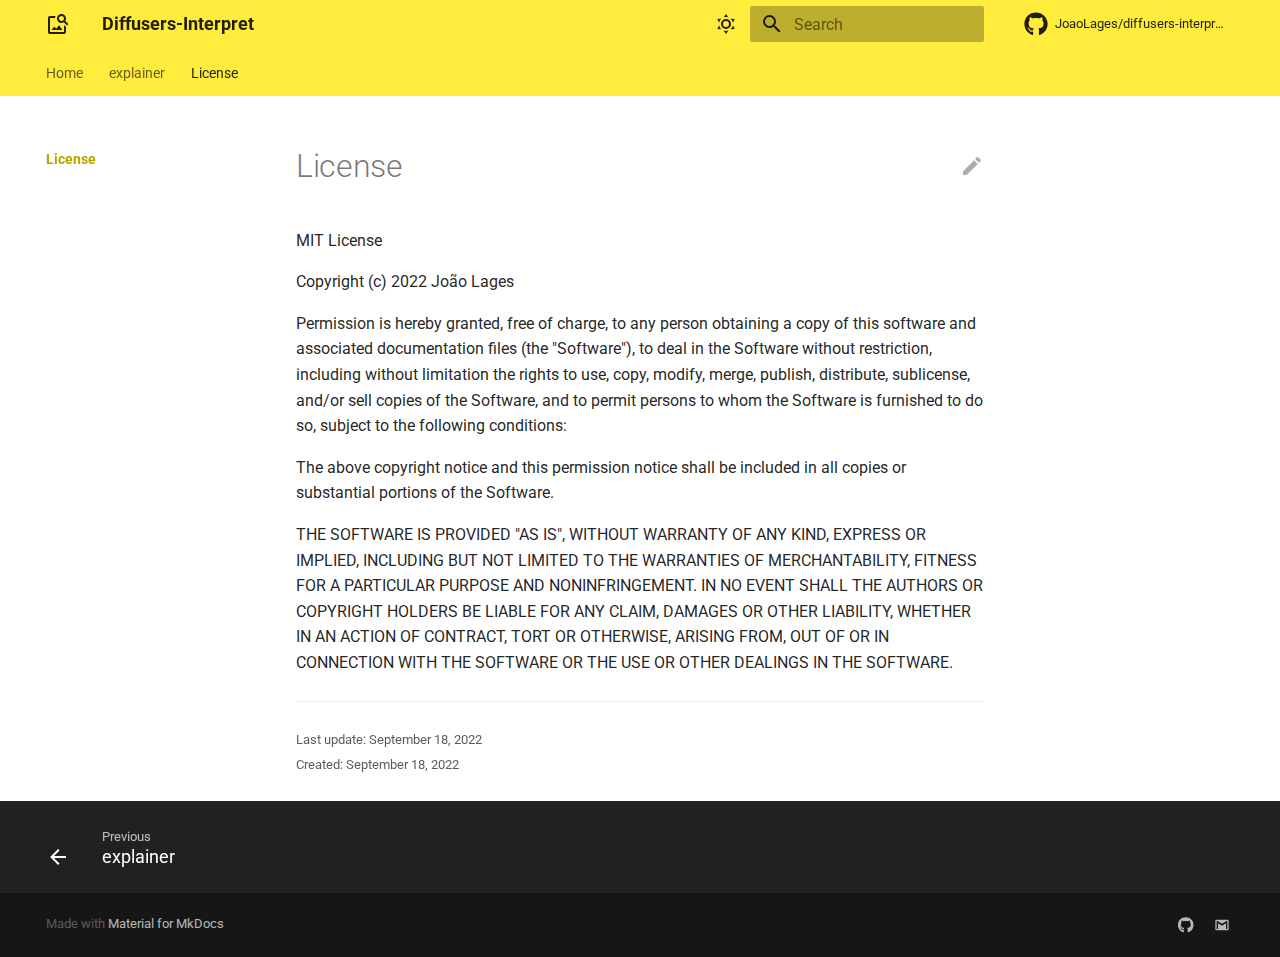
<file: site/license/index.html>
<!doctype html>
<html lang="en" class="no-js">
  <head>
    
      <meta charset="utf-8">
      <meta name="viewport" content="width=device-width,initial-scale=1">
      
        <meta name="description" content="Model explainer tool built on top of the 🤗 Diffusers library">
      
      
      
        <link rel="canonical" href="https://JoaoLages.github.io/diffusers-interpret/license/">
      
      <link rel="icon" href="../img/image-search.svg">
      <meta name="generator" content="mkdocs-1.3.1, mkdocs-material-8.5.1">
    
    
      
        <title>License - Diffusers-Interpret</title>
      
    
    
      <link rel="stylesheet" href="../assets/stylesheets/main.2e8b5541.min.css">
      
        
        <link rel="stylesheet" href="../assets/stylesheets/palette.cbb835fc.min.css">
        
      
      

    
    
    
      
        
        
        <link rel="preconnect" href="https://fonts.gstatic.com" crossorigin>
        <link rel="stylesheet" href="https://fonts.googleapis.com/css?family=Roboto:300,300i,400,400i,700,700i%7CRoboto+Mono:400,400i,700,700i&display=fallback">
        <style>:root{--md-text-font:"Roboto";--md-code-font:"Roboto Mono"}</style>
      
    
    
      <link rel="stylesheet" href="../assets/_mkdocstrings.css">
    
    <script>__md_scope=new URL("..",location),__md_hash=e=>[...e].reduce((e,_)=>(e<<5)-e+_.charCodeAt(0),0),__md_get=(e,_=localStorage,t=__md_scope)=>JSON.parse(_.getItem(t.pathname+"."+e)),__md_set=(e,_,t=localStorage,a=__md_scope)=>{try{t.setItem(a.pathname+"."+e,JSON.stringify(_))}catch(e){}}</script>
    
      

    
    
    
  </head>
  
  
    
    
      
    
    
    
    
    <body dir="ltr" data-md-color-scheme="default" data-md-color-primary="yellow" data-md-color-accent="red">
  
    
    
      <script>var palette=__md_get("__palette");if(palette&&"object"==typeof palette.color)for(var key of Object.keys(palette.color))document.body.setAttribute("data-md-color-"+key,palette.color[key])</script>
    
    <input class="md-toggle" data-md-toggle="drawer" type="checkbox" id="__drawer" autocomplete="off">
    <input class="md-toggle" data-md-toggle="search" type="checkbox" id="__search" autocomplete="off">
    <label class="md-overlay" for="__drawer"></label>
    <div data-md-component="skip">
      
    </div>
    <div data-md-component="announce">
      
    </div>
    
    
      

<header class="md-header" data-md-component="header">
  <nav class="md-header__inner md-grid" aria-label="Header">
    <a href=".." title="Diffusers-Interpret" class="md-header__button md-logo" aria-label="Diffusers-Interpret" data-md-component="logo">
      
  
  <svg xmlns="http://www.w3.org/2000/svg" viewBox="0 0 24 24"><path d="M15.5 9c.7 0 1.29-.24 1.77-.73.49-.48.73-1.07.73-1.77 0-.67-.24-1.27-.73-1.77-.48-.5-1.07-.73-1.77-.73-.67 0-1.27.23-1.77.73S13 5.83 13 6.5c0 .7.23 1.29.73 1.77.5.49 1.1.73 1.77.73m3.81-.09 3.1 3.09L21 13.41l-3.14-3.1c-.78.47-1.58.69-2.39.69-1.25 0-2.31-.42-3.17-1.3-.85-.87-1.3-1.93-1.3-3.2 0-1.23.45-2.3 1.33-3.17C13.2 2.45 14.27 2 15.5 2c1.27 0 2.33.45 3.2 1.33.88.87 1.3 1.94 1.3 3.17 0 .83-.22 1.63-.69 2.41M16.5 18h-11l2.75-3.5 1.97 2.33 2.72-3.52L16.5 18m1.5-5 2 2v5c0 .55-.19 1-.59 1.4-.41.39-.88.6-1.41.6H4c-.55 0-1-.21-1.4-.6-.39-.4-.6-.85-.6-1.4V6c0-.53.21-1 .6-1.41C3 4.19 3.45 4 4 4h5.5c-.3.64-.47 1.31-.5 2H4v14h14v-7Z"/></svg>

    </a>
    <label class="md-header__button md-icon" for="__drawer">
      <svg xmlns="http://www.w3.org/2000/svg" viewBox="0 0 24 24"><path d="M3 6h18v2H3V6m0 5h18v2H3v-2m0 5h18v2H3v-2Z"/></svg>
    </label>
    <div class="md-header__title" data-md-component="header-title">
      <div class="md-header__ellipsis">
        <div class="md-header__topic">
          <span class="md-ellipsis">
            Diffusers-Interpret
          </span>
        </div>
        <div class="md-header__topic" data-md-component="header-topic">
          <span class="md-ellipsis">
            
              License
            
          </span>
        </div>
      </div>
    </div>
    
      <form class="md-header__option" data-md-component="palette">
        
          
          
          <input class="md-option" data-md-color-media="(prefers-color-scheme: light)" data-md-color-scheme="default" data-md-color-primary="yellow" data-md-color-accent="red"  aria-label="Switch to dark mode"  type="radio" name="__palette" id="__palette_1">
          
            <label class="md-header__button md-icon" title="Switch to dark mode" for="__palette_2" hidden>
              <svg xmlns="http://www.w3.org/2000/svg" viewBox="0 0 24 24"><path d="M12 7a5 5 0 0 1 5 5 5 5 0 0 1-5 5 5 5 0 0 1-5-5 5 5 0 0 1 5-5m0 2a3 3 0 0 0-3 3 3 3 0 0 0 3 3 3 3 0 0 0 3-3 3 3 0 0 0-3-3m0-7 2.39 3.42C13.65 5.15 12.84 5 12 5c-.84 0-1.65.15-2.39.42L12 2M3.34 7l4.16-.35A7.2 7.2 0 0 0 5.94 8.5c-.44.74-.69 1.5-.83 2.29L3.34 7m.02 10 1.76-3.77a7.131 7.131 0 0 0 2.38 4.14L3.36 17M20.65 7l-1.77 3.79a7.023 7.023 0 0 0-2.38-4.15l4.15.36m-.01 10-4.14.36c.59-.51 1.12-1.14 1.54-1.86.42-.73.69-1.5.83-2.29L20.64 17M12 22l-2.41-3.44c.74.27 1.55.44 2.41.44.82 0 1.63-.17 2.37-.44L12 22Z"/></svg>
            </label>
          
        
          
          
          <input class="md-option" data-md-color-media="(prefers-color-scheme: dark)" data-md-color-scheme="slate" data-md-color-primary="yellow" data-md-color-accent="red"  aria-label="Switch to light mode"  type="radio" name="__palette" id="__palette_2">
          
            <label class="md-header__button md-icon" title="Switch to light mode" for="__palette_1" hidden>
              <svg xmlns="http://www.w3.org/2000/svg" viewBox="0 0 24 24"><path d="m17.75 4.09-2.53 1.94.91 3.06-2.63-1.81-2.63 1.81.91-3.06-2.53-1.94L12.44 4l1.06-3 1.06 3 3.19.09m3.5 6.91-1.64 1.25.59 1.98-1.7-1.17-1.7 1.17.59-1.98L15.75 11l2.06-.05L18.5 9l.69 1.95 2.06.05m-2.28 4.95c.83-.08 1.72 1.1 1.19 1.85-.32.45-.66.87-1.08 1.27C15.17 23 8.84 23 4.94 19.07c-3.91-3.9-3.91-10.24 0-14.14.4-.4.82-.76 1.27-1.08.75-.53 1.93.36 1.85 1.19-.27 2.86.69 5.83 2.89 8.02a9.96 9.96 0 0 0 8.02 2.89m-1.64 2.02a12.08 12.08 0 0 1-7.8-3.47c-2.17-2.19-3.33-5-3.49-7.82-2.81 3.14-2.7 7.96.31 10.98 3.02 3.01 7.84 3.12 10.98.31Z"/></svg>
            </label>
          
        
      </form>
    
    
    
      <label class="md-header__button md-icon" for="__search">
        <svg xmlns="http://www.w3.org/2000/svg" viewBox="0 0 24 24"><path d="M9.5 3A6.5 6.5 0 0 1 16 9.5c0 1.61-.59 3.09-1.56 4.23l.27.27h.79l5 5-1.5 1.5-5-5v-.79l-.27-.27A6.516 6.516 0 0 1 9.5 16 6.5 6.5 0 0 1 3 9.5 6.5 6.5 0 0 1 9.5 3m0 2C7 5 5 7 5 9.5S7 14 9.5 14 14 12 14 9.5 12 5 9.5 5Z"/></svg>
      </label>
      <div class="md-search" data-md-component="search" role="dialog">
  <label class="md-search__overlay" for="__search"></label>
  <div class="md-search__inner" role="search">
    <form class="md-search__form" name="search">
      <input type="text" class="md-search__input" name="query" aria-label="Search" placeholder="Search" autocapitalize="off" autocorrect="off" autocomplete="off" spellcheck="false" data-md-component="search-query" required>
      <label class="md-search__icon md-icon" for="__search">
        <svg xmlns="http://www.w3.org/2000/svg" viewBox="0 0 24 24"><path d="M9.5 3A6.5 6.5 0 0 1 16 9.5c0 1.61-.59 3.09-1.56 4.23l.27.27h.79l5 5-1.5 1.5-5-5v-.79l-.27-.27A6.516 6.516 0 0 1 9.5 16 6.5 6.5 0 0 1 3 9.5 6.5 6.5 0 0 1 9.5 3m0 2C7 5 5 7 5 9.5S7 14 9.5 14 14 12 14 9.5 12 5 9.5 5Z"/></svg>
        <svg xmlns="http://www.w3.org/2000/svg" viewBox="0 0 24 24"><path d="M20 11v2H8l5.5 5.5-1.42 1.42L4.16 12l7.92-7.92L13.5 5.5 8 11h12Z"/></svg>
      </label>
      <nav class="md-search__options" aria-label="Search">
        
        <button type="reset" class="md-search__icon md-icon" title="Clear" aria-label="Clear" tabindex="-1">
          <svg xmlns="http://www.w3.org/2000/svg" viewBox="0 0 24 24"><path d="M19 6.41 17.59 5 12 10.59 6.41 5 5 6.41 10.59 12 5 17.59 6.41 19 12 13.41 17.59 19 19 17.59 13.41 12 19 6.41Z"/></svg>
        </button>
      </nav>
      
        <div class="md-search__suggest" data-md-component="search-suggest"></div>
      
    </form>
    <div class="md-search__output">
      <div class="md-search__scrollwrap" data-md-scrollfix>
        <div class="md-search-result" data-md-component="search-result">
          <div class="md-search-result__meta">
            Initializing search
          </div>
          <ol class="md-search-result__list"></ol>
        </div>
      </div>
    </div>
  </div>
</div>
    
    
      <div class="md-header__source">
        <a href="https://github.com/JoaoLages/diffusers-interpret" title="Go to repository" class="md-source" data-md-component="source">
  <div class="md-source__icon md-icon">
    
    <svg xmlns="http://www.w3.org/2000/svg" viewBox="0 0 496 512"><!--! Font Awesome Free 6.2.0 by @fontawesome - https://fontawesome.com License - https://fontawesome.com/license/free (Icons: CC BY 4.0, Fonts: SIL OFL 1.1, Code: MIT License) Copyright 2022 Fonticons, Inc.--><path d="M165.9 397.4c0 2-2.3 3.6-5.2 3.6-3.3.3-5.6-1.3-5.6-3.6 0-2 2.3-3.6 5.2-3.6 3-.3 5.6 1.3 5.6 3.6zm-31.1-4.5c-.7 2 1.3 4.3 4.3 4.9 2.6 1 5.6 0 6.2-2s-1.3-4.3-4.3-5.2c-2.6-.7-5.5.3-6.2 2.3zm44.2-1.7c-2.9.7-4.9 2.6-4.6 4.9.3 2 2.9 3.3 5.9 2.6 2.9-.7 4.9-2.6 4.6-4.6-.3-1.9-3-3.2-5.9-2.9zM244.8 8C106.1 8 0 113.3 0 252c0 110.9 69.8 205.8 169.5 239.2 12.8 2.3 17.3-5.6 17.3-12.1 0-6.2-.3-40.4-.3-61.4 0 0-70 15-84.7-29.8 0 0-11.4-29.1-27.8-36.6 0 0-22.9-15.7 1.6-15.4 0 0 24.9 2 38.6 25.8 21.9 38.6 58.6 27.5 72.9 20.9 2.3-16 8.8-27.1 16-33.7-55.9-6.2-112.3-14.3-112.3-110.5 0-27.5 7.6-41.3 23.6-58.9-2.6-6.5-11.1-33.3 2.6-67.9 20.9-6.5 69 27 69 27 20-5.6 41.5-8.5 62.8-8.5s42.8 2.9 62.8 8.5c0 0 48.1-33.6 69-27 13.7 34.7 5.2 61.4 2.6 67.9 16 17.7 25.8 31.5 25.8 58.9 0 96.5-58.9 104.2-114.8 110.5 9.2 7.9 17 22.9 17 46.4 0 33.7-.3 75.4-.3 83.6 0 6.5 4.6 14.4 17.3 12.1C428.2 457.8 496 362.9 496 252 496 113.3 383.5 8 244.8 8zM97.2 352.9c-1.3 1-1 3.3.7 5.2 1.6 1.6 3.9 2.3 5.2 1 1.3-1 1-3.3-.7-5.2-1.6-1.6-3.9-2.3-5.2-1zm-10.8-8.1c-.7 1.3.3 2.9 2.3 3.9 1.6 1 3.6.7 4.3-.7.7-1.3-.3-2.9-2.3-3.9-2-.6-3.6-.3-4.3.7zm32.4 35.6c-1.6 1.3-1 4.3 1.3 6.2 2.3 2.3 5.2 2.6 6.5 1 1.3-1.3.7-4.3-1.3-6.2-2.2-2.3-5.2-2.6-6.5-1zm-11.4-14.7c-1.6 1-1.6 3.6 0 5.9 1.6 2.3 4.3 3.3 5.6 2.3 1.6-1.3 1.6-3.9 0-6.2-1.4-2.3-4-3.3-5.6-2z"/></svg>
  </div>
  <div class="md-source__repository">
    JoaoLages/diffusers-interpret
  </div>
</a>
      </div>
    
  </nav>
  
</header>
    
    <div class="md-container" data-md-component="container">
      
      
        
          
            
<nav class="md-tabs" aria-label="Tabs" data-md-component="tabs">
  <div class="md-tabs__inner md-grid">
    <ul class="md-tabs__list">
      
        
  
  


  <li class="md-tabs__item">
    <a href=".." class="md-tabs__link">
      Home
    </a>
  </li>

      
        
  
  


  <li class="md-tabs__item">
    <a href="../api/explainer/" class="md-tabs__link">
      explainer
    </a>
  </li>

      
        
  
  
    
  


  <li class="md-tabs__item">
    <a href="./" class="md-tabs__link md-tabs__link--active">
      License
    </a>
  </li>

      
    </ul>
  </div>
</nav>
          
        
      
      <main class="md-main" data-md-component="main">
        <div class="md-main__inner md-grid">
          
            
              
              <div class="md-sidebar md-sidebar--primary" data-md-component="sidebar" data-md-type="navigation" >
                <div class="md-sidebar__scrollwrap">
                  <div class="md-sidebar__inner">
                    

  


<nav class="md-nav md-nav--primary md-nav--lifted" aria-label="Navigation" data-md-level="0">
  <label class="md-nav__title" for="__drawer">
    <a href=".." title="Diffusers-Interpret" class="md-nav__button md-logo" aria-label="Diffusers-Interpret" data-md-component="logo">
      
  
  <svg xmlns="http://www.w3.org/2000/svg" viewBox="0 0 24 24"><path d="M15.5 9c.7 0 1.29-.24 1.77-.73.49-.48.73-1.07.73-1.77 0-.67-.24-1.27-.73-1.77-.48-.5-1.07-.73-1.77-.73-.67 0-1.27.23-1.77.73S13 5.83 13 6.5c0 .7.23 1.29.73 1.77.5.49 1.1.73 1.77.73m3.81-.09 3.1 3.09L21 13.41l-3.14-3.1c-.78.47-1.58.69-2.39.69-1.25 0-2.31-.42-3.17-1.3-.85-.87-1.3-1.93-1.3-3.2 0-1.23.45-2.3 1.33-3.17C13.2 2.45 14.27 2 15.5 2c1.27 0 2.33.45 3.2 1.33.88.87 1.3 1.94 1.3 3.17 0 .83-.22 1.63-.69 2.41M16.5 18h-11l2.75-3.5 1.97 2.33 2.72-3.52L16.5 18m1.5-5 2 2v5c0 .55-.19 1-.59 1.4-.41.39-.88.6-1.41.6H4c-.55 0-1-.21-1.4-.6-.39-.4-.6-.85-.6-1.4V6c0-.53.21-1 .6-1.41C3 4.19 3.45 4 4 4h5.5c-.3.64-.47 1.31-.5 2H4v14h14v-7Z"/></svg>

    </a>
    Diffusers-Interpret
  </label>
  
    <div class="md-nav__source">
      <a href="https://github.com/JoaoLages/diffusers-interpret" title="Go to repository" class="md-source" data-md-component="source">
  <div class="md-source__icon md-icon">
    
    <svg xmlns="http://www.w3.org/2000/svg" viewBox="0 0 496 512"><!--! Font Awesome Free 6.2.0 by @fontawesome - https://fontawesome.com License - https://fontawesome.com/license/free (Icons: CC BY 4.0, Fonts: SIL OFL 1.1, Code: MIT License) Copyright 2022 Fonticons, Inc.--><path d="M165.9 397.4c0 2-2.3 3.6-5.2 3.6-3.3.3-5.6-1.3-5.6-3.6 0-2 2.3-3.6 5.2-3.6 3-.3 5.6 1.3 5.6 3.6zm-31.1-4.5c-.7 2 1.3 4.3 4.3 4.9 2.6 1 5.6 0 6.2-2s-1.3-4.3-4.3-5.2c-2.6-.7-5.5.3-6.2 2.3zm44.2-1.7c-2.9.7-4.9 2.6-4.6 4.9.3 2 2.9 3.3 5.9 2.6 2.9-.7 4.9-2.6 4.6-4.6-.3-1.9-3-3.2-5.9-2.9zM244.8 8C106.1 8 0 113.3 0 252c0 110.9 69.8 205.8 169.5 239.2 12.8 2.3 17.3-5.6 17.3-12.1 0-6.2-.3-40.4-.3-61.4 0 0-70 15-84.7-29.8 0 0-11.4-29.1-27.8-36.6 0 0-22.9-15.7 1.6-15.4 0 0 24.9 2 38.6 25.8 21.9 38.6 58.6 27.5 72.9 20.9 2.3-16 8.8-27.1 16-33.7-55.9-6.2-112.3-14.3-112.3-110.5 0-27.5 7.6-41.3 23.6-58.9-2.6-6.5-11.1-33.3 2.6-67.9 20.9-6.5 69 27 69 27 20-5.6 41.5-8.5 62.8-8.5s42.8 2.9 62.8 8.5c0 0 48.1-33.6 69-27 13.7 34.7 5.2 61.4 2.6 67.9 16 17.7 25.8 31.5 25.8 58.9 0 96.5-58.9 104.2-114.8 110.5 9.2 7.9 17 22.9 17 46.4 0 33.7-.3 75.4-.3 83.6 0 6.5 4.6 14.4 17.3 12.1C428.2 457.8 496 362.9 496 252 496 113.3 383.5 8 244.8 8zM97.2 352.9c-1.3 1-1 3.3.7 5.2 1.6 1.6 3.9 2.3 5.2 1 1.3-1 1-3.3-.7-5.2-1.6-1.6-3.9-2.3-5.2-1zm-10.8-8.1c-.7 1.3.3 2.9 2.3 3.9 1.6 1 3.6.7 4.3-.7.7-1.3-.3-2.9-2.3-3.9-2-.6-3.6-.3-4.3.7zm32.4 35.6c-1.6 1.3-1 4.3 1.3 6.2 2.3 2.3 5.2 2.6 6.5 1 1.3-1.3.7-4.3-1.3-6.2-2.2-2.3-5.2-2.6-6.5-1zm-11.4-14.7c-1.6 1-1.6 3.6 0 5.9 1.6 2.3 4.3 3.3 5.6 2.3 1.6-1.3 1.6-3.9 0-6.2-1.4-2.3-4-3.3-5.6-2z"/></svg>
  </div>
  <div class="md-source__repository">
    JoaoLages/diffusers-interpret
  </div>
</a>
    </div>
  
  <ul class="md-nav__list" data-md-scrollfix>
    
      
      
      

  
  
  
    <li class="md-nav__item">
      <a href=".." class="md-nav__link">
        Home
      </a>
    </li>
  

    
      
      
      

  
  
  
    <li class="md-nav__item">
      <a href="../api/explainer/" class="md-nav__link">
        explainer
      </a>
    </li>
  

    
      
      
      

  
  
    
  
  
    <li class="md-nav__item md-nav__item--active">
      
      <input class="md-nav__toggle md-toggle" data-md-toggle="toc" type="checkbox" id="__toc">
      
      
      
      <a href="./" class="md-nav__link md-nav__link--active">
        License
      </a>
      
    </li>
  

    
  </ul>
</nav>
                  </div>
                </div>
              </div>
            
            
              
              <div class="md-sidebar md-sidebar--secondary" data-md-component="sidebar" data-md-type="toc" >
                <div class="md-sidebar__scrollwrap">
                  <div class="md-sidebar__inner">
                    

<nav class="md-nav md-nav--secondary" aria-label="Table of contents">
  
  
  
  
</nav>
                  </div>
                </div>
              </div>
            
          
          
            <div class="md-content" data-md-component="content">
              <article class="md-content__inner md-typeset">
                
                  

  <a href="https://github.com/JoaoLages/diffusers-interpret/edit/master/docs/license.md" title="Edit this page" class="md-content__button md-icon">
    
    <svg xmlns="http://www.w3.org/2000/svg" viewBox="0 0 24 24"><path d="M20.71 7.04c.39-.39.39-1.04 0-1.41l-2.34-2.34c-.37-.39-1.02-.39-1.41 0l-1.84 1.83 3.75 3.75M3 17.25V21h3.75L17.81 9.93l-3.75-3.75L3 17.25Z"/></svg>
  </a>


  <h1>License</h1>

<p>MIT License</p>
<p>Copyright (c) 2022 João Lages</p>
<p>Permission is hereby granted, free of charge, to any person obtaining a copy
of this software and associated documentation files (the "Software"), to deal
in the Software without restriction, including without limitation the rights
to use, copy, modify, merge, publish, distribute, sublicense, and/or sell
copies of the Software, and to permit persons to whom the Software is
furnished to do so, subject to the following conditions:</p>
<p>The above copyright notice and this permission notice shall be included in all
copies or substantial portions of the Software.</p>
<p>THE SOFTWARE IS PROVIDED "AS IS", WITHOUT WARRANTY OF ANY KIND, EXPRESS OR
IMPLIED, INCLUDING BUT NOT LIMITED TO THE WARRANTIES OF MERCHANTABILITY,
FITNESS FOR A PARTICULAR PURPOSE AND NONINFRINGEMENT. IN NO EVENT SHALL THE
AUTHORS OR COPYRIGHT HOLDERS BE LIABLE FOR ANY CLAIM, DAMAGES OR OTHER
LIABILITY, WHETHER IN AN ACTION OF CONTRACT, TORT OR OTHERWISE, ARISING FROM,
OUT OF OR IN CONNECTION WITH THE SOFTWARE OR THE USE OR OTHER DEALINGS IN THE
SOFTWARE.</p>

  <hr>
<div class="md-source-file">
  <small>
    
      Last update:
      <span class="git-revision-date-localized-plugin git-revision-date-localized-plugin-date">September 18, 2022</span>
      
        <br>
        Created:
        <span class="git-revision-date-localized-plugin git-revision-date-localized-plugin-date">September 18, 2022</span>
      
    
  </small>
</div>





                
              </article>
            </div>
          
          
        </div>
        
          <a href="#" class="md-top md-icon" data-md-component="top" hidden>
            <svg xmlns="http://www.w3.org/2000/svg" viewBox="0 0 24 24"><path d="M13 20h-2V8l-5.5 5.5-1.42-1.42L12 4.16l7.92 7.92-1.42 1.42L13 8v12Z"/></svg>
            Back to top
          </a>
        
      </main>
      
        <footer class="md-footer">
  
    
    <nav class="md-footer__inner md-grid" aria-label="Footer" >
      
        
        <a href="../api/explainer/" class="md-footer__link md-footer__link--prev" aria-label="Previous: explainer" rel="prev">
          <div class="md-footer__button md-icon">
            <svg xmlns="http://www.w3.org/2000/svg" viewBox="0 0 24 24"><path d="M20 11v2H8l5.5 5.5-1.42 1.42L4.16 12l7.92-7.92L13.5 5.5 8 11h12Z"/></svg>
          </div>
          <div class="md-footer__title">
            <div class="md-ellipsis">
              <span class="md-footer__direction">
                Previous
              </span>
              explainer
            </div>
          </div>
        </a>
      
      
    </nav>
  
  <div class="md-footer-meta md-typeset">
    <div class="md-footer-meta__inner md-grid">
      <div class="md-copyright">
  
  
    Made with
    <a href="https://squidfunk.github.io/mkdocs-material/" target="_blank" rel="noopener">
      Material for MkDocs
    </a>
  
</div>
      
        <div class="md-social">
  
    
    
      
      
    
    <a href="https://github.com/JoaoLages" target="_blank" rel="noopener" title="github.com" class="md-social__link">
      <svg xmlns="http://www.w3.org/2000/svg" viewBox="0 0 496 512"><!--! Font Awesome Free 6.2.0 by @fontawesome - https://fontawesome.com License - https://fontawesome.com/license/free (Icons: CC BY 4.0, Fonts: SIL OFL 1.1, Code: MIT License) Copyright 2022 Fonticons, Inc.--><path d="M165.9 397.4c0 2-2.3 3.6-5.2 3.6-3.3.3-5.6-1.3-5.6-3.6 0-2 2.3-3.6 5.2-3.6 3-.3 5.6 1.3 5.6 3.6zm-31.1-4.5c-.7 2 1.3 4.3 4.3 4.9 2.6 1 5.6 0 6.2-2s-1.3-4.3-4.3-5.2c-2.6-.7-5.5.3-6.2 2.3zm44.2-1.7c-2.9.7-4.9 2.6-4.6 4.9.3 2 2.9 3.3 5.9 2.6 2.9-.7 4.9-2.6 4.6-4.6-.3-1.9-3-3.2-5.9-2.9zM244.8 8C106.1 8 0 113.3 0 252c0 110.9 69.8 205.8 169.5 239.2 12.8 2.3 17.3-5.6 17.3-12.1 0-6.2-.3-40.4-.3-61.4 0 0-70 15-84.7-29.8 0 0-11.4-29.1-27.8-36.6 0 0-22.9-15.7 1.6-15.4 0 0 24.9 2 38.6 25.8 21.9 38.6 58.6 27.5 72.9 20.9 2.3-16 8.8-27.1 16-33.7-55.9-6.2-112.3-14.3-112.3-110.5 0-27.5 7.6-41.3 23.6-58.9-2.6-6.5-11.1-33.3 2.6-67.9 20.9-6.5 69 27 69 27 20-5.6 41.5-8.5 62.8-8.5s42.8 2.9 62.8 8.5c0 0 48.1-33.6 69-27 13.7 34.7 5.2 61.4 2.6 67.9 16 17.7 25.8 31.5 25.8 58.9 0 96.5-58.9 104.2-114.8 110.5 9.2 7.9 17 22.9 17 46.4 0 33.7-.3 75.4-.3 83.6 0 6.5 4.6 14.4 17.3 12.1C428.2 457.8 496 362.9 496 252 496 113.3 383.5 8 244.8 8zM97.2 352.9c-1.3 1-1 3.3.7 5.2 1.6 1.6 3.9 2.3 5.2 1 1.3-1 1-3.3-.7-5.2-1.6-1.6-3.9-2.3-5.2-1zm-10.8-8.1c-.7 1.3.3 2.9 2.3 3.9 1.6 1 3.6.7 4.3-.7.7-1.3-.3-2.9-2.3-3.9-2-.6-3.6-.3-4.3.7zm32.4 35.6c-1.6 1.3-1 4.3 1.3 6.2 2.3 2.3 5.2 2.6 6.5 1 1.3-1.3.7-4.3-1.3-6.2-2.2-2.3-5.2-2.6-6.5-1zm-11.4-14.7c-1.6 1-1.6 3.6 0 5.9 1.6 2.3 4.3 3.3 5.6 2.3 1.6-1.3 1.6-3.9 0-6.2-1.4-2.3-4-3.3-5.6-2z"/></svg>
    </a>
  
    
    
    <a href="mailto:joaop.glages@gmail.com" target="_blank" rel="noopener" title="" class="md-social__link">
      <svg xmlns="http://www.w3.org/2000/svg" viewBox="0 0 24 24"><path d="M20 18h-2V9.25L12 13 6 9.25V18H4V6h1.2l6.8 4.25L18.8 6H20m0-2H4c-1.11 0-2 .89-2 2v12a2 2 0 0 0 2 2h16a2 2 0 0 0 2-2V6a2 2 0 0 0-2-2Z"/></svg>
    </a>
  
</div>
      
    </div>
  </div>
</footer>
      
    </div>
    <div class="md-dialog" data-md-component="dialog">
      <div class="md-dialog__inner md-typeset"></div>
    </div>
    
    <script id="__config" type="application/json">{"base": "..", "features": ["navigation.top", "navigation.tabs", "navigation.indexes", "search.suggest", "search.highlight"], "search": "../assets/javascripts/workers/search.ecf98df9.min.js", "translations": {"clipboard.copied": "Copied to clipboard", "clipboard.copy": "Copy to clipboard", "search.config.lang": "en", "search.config.pipeline": "trimmer, stopWordFilter", "search.config.separator": "[\\s\\-]+", "search.placeholder": "Search", "search.result.more.one": "1 more on this page", "search.result.more.other": "# more on this page", "search.result.none": "No matching documents", "search.result.one": "1 matching document", "search.result.other": "# matching documents", "search.result.placeholder": "Type to start searching", "search.result.term.missing": "Missing", "select.version.title": "Select version"}}</script>
    
    
      <script src="../assets/javascripts/bundle.d691e9de.min.js"></script>
      
    
  </body>
</html>
</file>
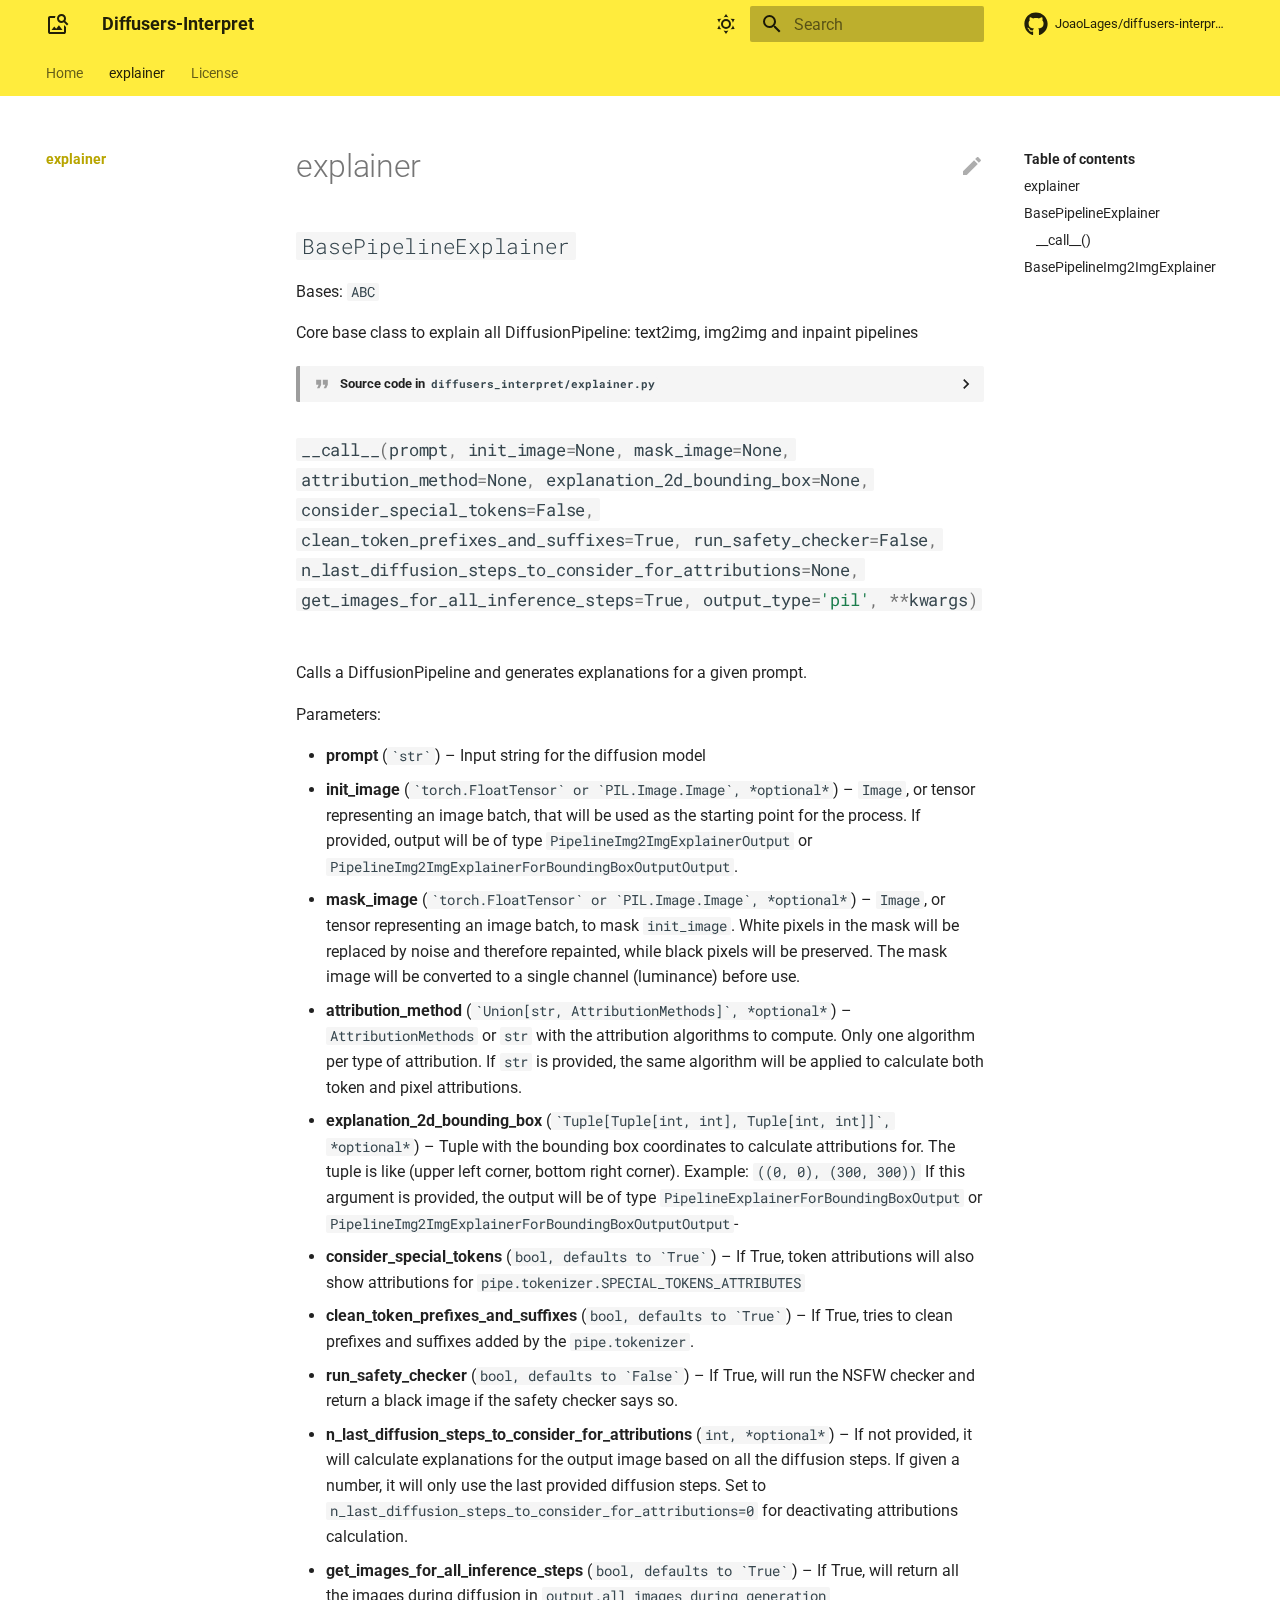
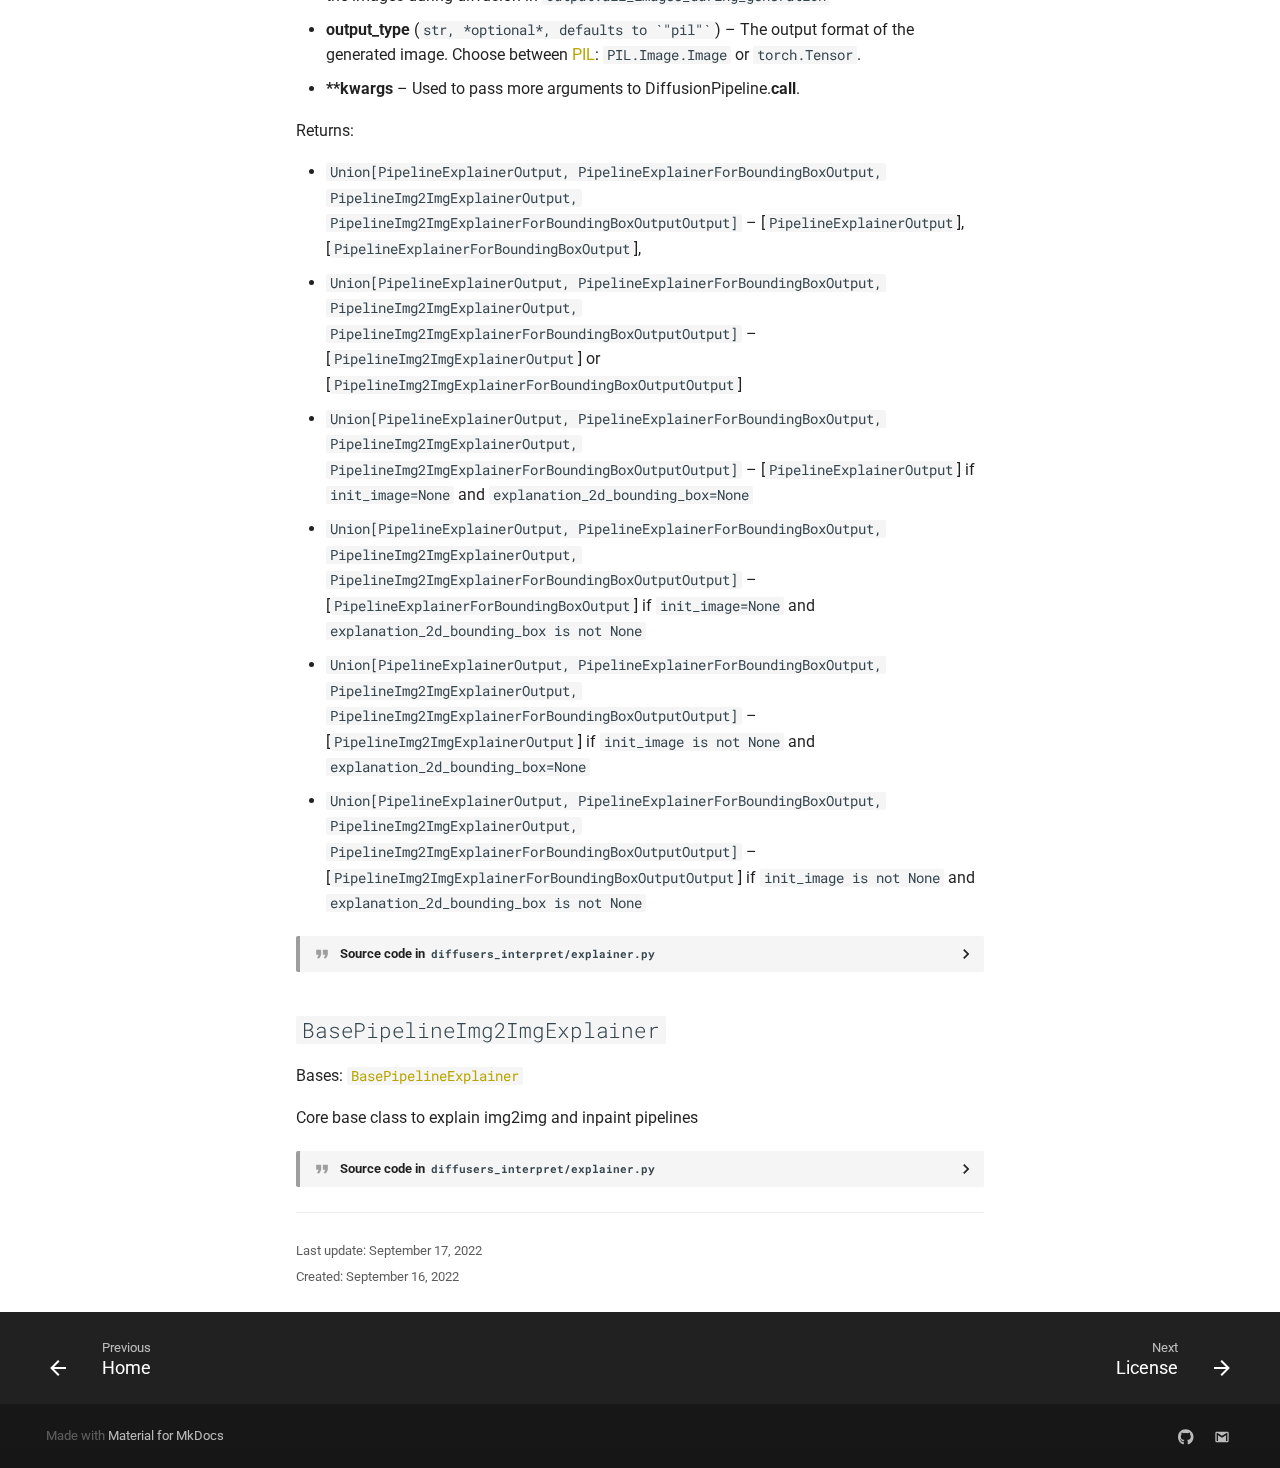
<file: site/api/explainer/index.html>
<!doctype html>
<html lang="en" class="no-js">
  <head>
    
      <meta charset="utf-8">
      <meta name="viewport" content="width=device-width,initial-scale=1">
      
        <meta name="description" content="Model explainer tool built on top of the 🤗 Diffusers library">
      
      
      
        <link rel="canonical" href="https://JoaoLages.github.io/diffusers-interpret/api/explainer/">
      
      <link rel="icon" href="../../img/image-search.svg">
      <meta name="generator" content="mkdocs-1.3.1, mkdocs-material-8.5.1">
    
    
      
        <title>explainer - Diffusers-Interpret</title>
      
    
    
      <link rel="stylesheet" href="../../assets/stylesheets/main.2e8b5541.min.css">
      
        
        <link rel="stylesheet" href="../../assets/stylesheets/palette.cbb835fc.min.css">
        
      
      

    
    
    
      
        
        
        <link rel="preconnect" href="https://fonts.gstatic.com" crossorigin>
        <link rel="stylesheet" href="https://fonts.googleapis.com/css?family=Roboto:300,300i,400,400i,700,700i%7CRoboto+Mono:400,400i,700,700i&display=fallback">
        <style>:root{--md-text-font:"Roboto";--md-code-font:"Roboto Mono"}</style>
      
    
    
      <link rel="stylesheet" href="../../assets/_mkdocstrings.css">
    
    <script>__md_scope=new URL("../..",location),__md_hash=e=>[...e].reduce((e,_)=>(e<<5)-e+_.charCodeAt(0),0),__md_get=(e,_=localStorage,t=__md_scope)=>JSON.parse(_.getItem(t.pathname+"."+e)),__md_set=(e,_,t=localStorage,a=__md_scope)=>{try{t.setItem(a.pathname+"."+e,JSON.stringify(_))}catch(e){}}</script>
    
      

    
    
    
  </head>
  
  
    
    
      
    
    
    
    
    <body dir="ltr" data-md-color-scheme="default" data-md-color-primary="yellow" data-md-color-accent="red">
  
    
    
      <script>var palette=__md_get("__palette");if(palette&&"object"==typeof palette.color)for(var key of Object.keys(palette.color))document.body.setAttribute("data-md-color-"+key,palette.color[key])</script>
    
    <input class="md-toggle" data-md-toggle="drawer" type="checkbox" id="__drawer" autocomplete="off">
    <input class="md-toggle" data-md-toggle="search" type="checkbox" id="__search" autocomplete="off">
    <label class="md-overlay" for="__drawer"></label>
    <div data-md-component="skip">
      
        
        <a href="#explainer" class="md-skip">
          Skip to content
        </a>
      
    </div>
    <div data-md-component="announce">
      
    </div>
    
    
      

<header class="md-header" data-md-component="header">
  <nav class="md-header__inner md-grid" aria-label="Header">
    <a href="../.." title="Diffusers-Interpret" class="md-header__button md-logo" aria-label="Diffusers-Interpret" data-md-component="logo">
      
  
  <svg xmlns="http://www.w3.org/2000/svg" viewBox="0 0 24 24"><path d="M15.5 9c.7 0 1.29-.24 1.77-.73.49-.48.73-1.07.73-1.77 0-.67-.24-1.27-.73-1.77-.48-.5-1.07-.73-1.77-.73-.67 0-1.27.23-1.77.73S13 5.83 13 6.5c0 .7.23 1.29.73 1.77.5.49 1.1.73 1.77.73m3.81-.09 3.1 3.09L21 13.41l-3.14-3.1c-.78.47-1.58.69-2.39.69-1.25 0-2.31-.42-3.17-1.3-.85-.87-1.3-1.93-1.3-3.2 0-1.23.45-2.3 1.33-3.17C13.2 2.45 14.27 2 15.5 2c1.27 0 2.33.45 3.2 1.33.88.87 1.3 1.94 1.3 3.17 0 .83-.22 1.63-.69 2.41M16.5 18h-11l2.75-3.5 1.97 2.33 2.72-3.52L16.5 18m1.5-5 2 2v5c0 .55-.19 1-.59 1.4-.41.39-.88.6-1.41.6H4c-.55 0-1-.21-1.4-.6-.39-.4-.6-.85-.6-1.4V6c0-.53.21-1 .6-1.41C3 4.19 3.45 4 4 4h5.5c-.3.64-.47 1.31-.5 2H4v14h14v-7Z"/></svg>

    </a>
    <label class="md-header__button md-icon" for="__drawer">
      <svg xmlns="http://www.w3.org/2000/svg" viewBox="0 0 24 24"><path d="M3 6h18v2H3V6m0 5h18v2H3v-2m0 5h18v2H3v-2Z"/></svg>
    </label>
    <div class="md-header__title" data-md-component="header-title">
      <div class="md-header__ellipsis">
        <div class="md-header__topic">
          <span class="md-ellipsis">
            Diffusers-Interpret
          </span>
        </div>
        <div class="md-header__topic" data-md-component="header-topic">
          <span class="md-ellipsis">
            
              explainer
            
          </span>
        </div>
      </div>
    </div>
    
      <form class="md-header__option" data-md-component="palette">
        
          
          
          <input class="md-option" data-md-color-media="(prefers-color-scheme: light)" data-md-color-scheme="default" data-md-color-primary="yellow" data-md-color-accent="red"  aria-label="Switch to dark mode"  type="radio" name="__palette" id="__palette_1">
          
            <label class="md-header__button md-icon" title="Switch to dark mode" for="__palette_2" hidden>
              <svg xmlns="http://www.w3.org/2000/svg" viewBox="0 0 24 24"><path d="M12 7a5 5 0 0 1 5 5 5 5 0 0 1-5 5 5 5 0 0 1-5-5 5 5 0 0 1 5-5m0 2a3 3 0 0 0-3 3 3 3 0 0 0 3 3 3 3 0 0 0 3-3 3 3 0 0 0-3-3m0-7 2.39 3.42C13.65 5.15 12.84 5 12 5c-.84 0-1.65.15-2.39.42L12 2M3.34 7l4.16-.35A7.2 7.2 0 0 0 5.94 8.5c-.44.74-.69 1.5-.83 2.29L3.34 7m.02 10 1.76-3.77a7.131 7.131 0 0 0 2.38 4.14L3.36 17M20.65 7l-1.77 3.79a7.023 7.023 0 0 0-2.38-4.15l4.15.36m-.01 10-4.14.36c.59-.51 1.12-1.14 1.54-1.86.42-.73.69-1.5.83-2.29L20.64 17M12 22l-2.41-3.44c.74.27 1.55.44 2.41.44.82 0 1.63-.17 2.37-.44L12 22Z"/></svg>
            </label>
          
        
          
          
          <input class="md-option" data-md-color-media="(prefers-color-scheme: dark)" data-md-color-scheme="slate" data-md-color-primary="yellow" data-md-color-accent="red"  aria-label="Switch to light mode"  type="radio" name="__palette" id="__palette_2">
          
            <label class="md-header__button md-icon" title="Switch to light mode" for="__palette_1" hidden>
              <svg xmlns="http://www.w3.org/2000/svg" viewBox="0 0 24 24"><path d="m17.75 4.09-2.53 1.94.91 3.06-2.63-1.81-2.63 1.81.91-3.06-2.53-1.94L12.44 4l1.06-3 1.06 3 3.19.09m3.5 6.91-1.64 1.25.59 1.98-1.7-1.17-1.7 1.17.59-1.98L15.75 11l2.06-.05L18.5 9l.69 1.95 2.06.05m-2.28 4.95c.83-.08 1.72 1.1 1.19 1.85-.32.45-.66.87-1.08 1.27C15.17 23 8.84 23 4.94 19.07c-3.91-3.9-3.91-10.24 0-14.14.4-.4.82-.76 1.27-1.08.75-.53 1.93.36 1.85 1.19-.27 2.86.69 5.83 2.89 8.02a9.96 9.96 0 0 0 8.02 2.89m-1.64 2.02a12.08 12.08 0 0 1-7.8-3.47c-2.17-2.19-3.33-5-3.49-7.82-2.81 3.14-2.7 7.96.31 10.98 3.02 3.01 7.84 3.12 10.98.31Z"/></svg>
            </label>
          
        
      </form>
    
    
    
      <label class="md-header__button md-icon" for="__search">
        <svg xmlns="http://www.w3.org/2000/svg" viewBox="0 0 24 24"><path d="M9.5 3A6.5 6.5 0 0 1 16 9.5c0 1.61-.59 3.09-1.56 4.23l.27.27h.79l5 5-1.5 1.5-5-5v-.79l-.27-.27A6.516 6.516 0 0 1 9.5 16 6.5 6.5 0 0 1 3 9.5 6.5 6.5 0 0 1 9.5 3m0 2C7 5 5 7 5 9.5S7 14 9.5 14 14 12 14 9.5 12 5 9.5 5Z"/></svg>
      </label>
      <div class="md-search" data-md-component="search" role="dialog">
  <label class="md-search__overlay" for="__search"></label>
  <div class="md-search__inner" role="search">
    <form class="md-search__form" name="search">
      <input type="text" class="md-search__input" name="query" aria-label="Search" placeholder="Search" autocapitalize="off" autocorrect="off" autocomplete="off" spellcheck="false" data-md-component="search-query" required>
      <label class="md-search__icon md-icon" for="__search">
        <svg xmlns="http://www.w3.org/2000/svg" viewBox="0 0 24 24"><path d="M9.5 3A6.5 6.5 0 0 1 16 9.5c0 1.61-.59 3.09-1.56 4.23l.27.27h.79l5 5-1.5 1.5-5-5v-.79l-.27-.27A6.516 6.516 0 0 1 9.5 16 6.5 6.5 0 0 1 3 9.5 6.5 6.5 0 0 1 9.5 3m0 2C7 5 5 7 5 9.5S7 14 9.5 14 14 12 14 9.5 12 5 9.5 5Z"/></svg>
        <svg xmlns="http://www.w3.org/2000/svg" viewBox="0 0 24 24"><path d="M20 11v2H8l5.5 5.5-1.42 1.42L4.16 12l7.92-7.92L13.5 5.5 8 11h12Z"/></svg>
      </label>
      <nav class="md-search__options" aria-label="Search">
        
        <button type="reset" class="md-search__icon md-icon" title="Clear" aria-label="Clear" tabindex="-1">
          <svg xmlns="http://www.w3.org/2000/svg" viewBox="0 0 24 24"><path d="M19 6.41 17.59 5 12 10.59 6.41 5 5 6.41 10.59 12 5 17.59 6.41 19 12 13.41 17.59 19 19 17.59 13.41 12 19 6.41Z"/></svg>
        </button>
      </nav>
      
        <div class="md-search__suggest" data-md-component="search-suggest"></div>
      
    </form>
    <div class="md-search__output">
      <div class="md-search__scrollwrap" data-md-scrollfix>
        <div class="md-search-result" data-md-component="search-result">
          <div class="md-search-result__meta">
            Initializing search
          </div>
          <ol class="md-search-result__list"></ol>
        </div>
      </div>
    </div>
  </div>
</div>
    
    
      <div class="md-header__source">
        <a href="https://github.com/JoaoLages/diffusers-interpret" title="Go to repository" class="md-source" data-md-component="source">
  <div class="md-source__icon md-icon">
    
    <svg xmlns="http://www.w3.org/2000/svg" viewBox="0 0 496 512"><!--! Font Awesome Free 6.2.0 by @fontawesome - https://fontawesome.com License - https://fontawesome.com/license/free (Icons: CC BY 4.0, Fonts: SIL OFL 1.1, Code: MIT License) Copyright 2022 Fonticons, Inc.--><path d="M165.9 397.4c0 2-2.3 3.6-5.2 3.6-3.3.3-5.6-1.3-5.6-3.6 0-2 2.3-3.6 5.2-3.6 3-.3 5.6 1.3 5.6 3.6zm-31.1-4.5c-.7 2 1.3 4.3 4.3 4.9 2.6 1 5.6 0 6.2-2s-1.3-4.3-4.3-5.2c-2.6-.7-5.5.3-6.2 2.3zm44.2-1.7c-2.9.7-4.9 2.6-4.6 4.9.3 2 2.9 3.3 5.9 2.6 2.9-.7 4.9-2.6 4.6-4.6-.3-1.9-3-3.2-5.9-2.9zM244.8 8C106.1 8 0 113.3 0 252c0 110.9 69.8 205.8 169.5 239.2 12.8 2.3 17.3-5.6 17.3-12.1 0-6.2-.3-40.4-.3-61.4 0 0-70 15-84.7-29.8 0 0-11.4-29.1-27.8-36.6 0 0-22.9-15.7 1.6-15.4 0 0 24.9 2 38.6 25.8 21.9 38.6 58.6 27.5 72.9 20.9 2.3-16 8.8-27.1 16-33.7-55.9-6.2-112.3-14.3-112.3-110.5 0-27.5 7.6-41.3 23.6-58.9-2.6-6.5-11.1-33.3 2.6-67.9 20.9-6.5 69 27 69 27 20-5.6 41.5-8.5 62.8-8.5s42.8 2.9 62.8 8.5c0 0 48.1-33.6 69-27 13.7 34.7 5.2 61.4 2.6 67.9 16 17.7 25.8 31.5 25.8 58.9 0 96.5-58.9 104.2-114.8 110.5 9.2 7.9 17 22.9 17 46.4 0 33.7-.3 75.4-.3 83.6 0 6.5 4.6 14.4 17.3 12.1C428.2 457.8 496 362.9 496 252 496 113.3 383.5 8 244.8 8zM97.2 352.9c-1.3 1-1 3.3.7 5.2 1.6 1.6 3.9 2.3 5.2 1 1.3-1 1-3.3-.7-5.2-1.6-1.6-3.9-2.3-5.2-1zm-10.8-8.1c-.7 1.3.3 2.9 2.3 3.9 1.6 1 3.6.7 4.3-.7.7-1.3-.3-2.9-2.3-3.9-2-.6-3.6-.3-4.3.7zm32.4 35.6c-1.6 1.3-1 4.3 1.3 6.2 2.3 2.3 5.2 2.6 6.5 1 1.3-1.3.7-4.3-1.3-6.2-2.2-2.3-5.2-2.6-6.5-1zm-11.4-14.7c-1.6 1-1.6 3.6 0 5.9 1.6 2.3 4.3 3.3 5.6 2.3 1.6-1.3 1.6-3.9 0-6.2-1.4-2.3-4-3.3-5.6-2z"/></svg>
  </div>
  <div class="md-source__repository">
    JoaoLages/diffusers-interpret
  </div>
</a>
      </div>
    
  </nav>
  
</header>
    
    <div class="md-container" data-md-component="container">
      
      
        
          
            
<nav class="md-tabs" aria-label="Tabs" data-md-component="tabs">
  <div class="md-tabs__inner md-grid">
    <ul class="md-tabs__list">
      
        
  
  


  <li class="md-tabs__item">
    <a href="../.." class="md-tabs__link">
      Home
    </a>
  </li>

      
        
  
  
    
  


  <li class="md-tabs__item">
    <a href="./" class="md-tabs__link md-tabs__link--active">
      explainer
    </a>
  </li>

      
        
  
  


  <li class="md-tabs__item">
    <a href="../../license/" class="md-tabs__link">
      License
    </a>
  </li>

      
    </ul>
  </div>
</nav>
          
        
      
      <main class="md-main" data-md-component="main">
        <div class="md-main__inner md-grid">
          
            
              
              <div class="md-sidebar md-sidebar--primary" data-md-component="sidebar" data-md-type="navigation" >
                <div class="md-sidebar__scrollwrap">
                  <div class="md-sidebar__inner">
                    

  


<nav class="md-nav md-nav--primary md-nav--lifted" aria-label="Navigation" data-md-level="0">
  <label class="md-nav__title" for="__drawer">
    <a href="../.." title="Diffusers-Interpret" class="md-nav__button md-logo" aria-label="Diffusers-Interpret" data-md-component="logo">
      
  
  <svg xmlns="http://www.w3.org/2000/svg" viewBox="0 0 24 24"><path d="M15.5 9c.7 0 1.29-.24 1.77-.73.49-.48.73-1.07.73-1.77 0-.67-.24-1.27-.73-1.77-.48-.5-1.07-.73-1.77-.73-.67 0-1.27.23-1.77.73S13 5.83 13 6.5c0 .7.23 1.29.73 1.77.5.49 1.1.73 1.77.73m3.81-.09 3.1 3.09L21 13.41l-3.14-3.1c-.78.47-1.58.69-2.39.69-1.25 0-2.31-.42-3.17-1.3-.85-.87-1.3-1.93-1.3-3.2 0-1.23.45-2.3 1.33-3.17C13.2 2.45 14.27 2 15.5 2c1.27 0 2.33.45 3.2 1.33.88.87 1.3 1.94 1.3 3.17 0 .83-.22 1.63-.69 2.41M16.5 18h-11l2.75-3.5 1.97 2.33 2.72-3.52L16.5 18m1.5-5 2 2v5c0 .55-.19 1-.59 1.4-.41.39-.88.6-1.41.6H4c-.55 0-1-.21-1.4-.6-.39-.4-.6-.85-.6-1.4V6c0-.53.21-1 .6-1.41C3 4.19 3.45 4 4 4h5.5c-.3.64-.47 1.31-.5 2H4v14h14v-7Z"/></svg>

    </a>
    Diffusers-Interpret
  </label>
  
    <div class="md-nav__source">
      <a href="https://github.com/JoaoLages/diffusers-interpret" title="Go to repository" class="md-source" data-md-component="source">
  <div class="md-source__icon md-icon">
    
    <svg xmlns="http://www.w3.org/2000/svg" viewBox="0 0 496 512"><!--! Font Awesome Free 6.2.0 by @fontawesome - https://fontawesome.com License - https://fontawesome.com/license/free (Icons: CC BY 4.0, Fonts: SIL OFL 1.1, Code: MIT License) Copyright 2022 Fonticons, Inc.--><path d="M165.9 397.4c0 2-2.3 3.6-5.2 3.6-3.3.3-5.6-1.3-5.6-3.6 0-2 2.3-3.6 5.2-3.6 3-.3 5.6 1.3 5.6 3.6zm-31.1-4.5c-.7 2 1.3 4.3 4.3 4.9 2.6 1 5.6 0 6.2-2s-1.3-4.3-4.3-5.2c-2.6-.7-5.5.3-6.2 2.3zm44.2-1.7c-2.9.7-4.9 2.6-4.6 4.9.3 2 2.9 3.3 5.9 2.6 2.9-.7 4.9-2.6 4.6-4.6-.3-1.9-3-3.2-5.9-2.9zM244.8 8C106.1 8 0 113.3 0 252c0 110.9 69.8 205.8 169.5 239.2 12.8 2.3 17.3-5.6 17.3-12.1 0-6.2-.3-40.4-.3-61.4 0 0-70 15-84.7-29.8 0 0-11.4-29.1-27.8-36.6 0 0-22.9-15.7 1.6-15.4 0 0 24.9 2 38.6 25.8 21.9 38.6 58.6 27.5 72.9 20.9 2.3-16 8.8-27.1 16-33.7-55.9-6.2-112.3-14.3-112.3-110.5 0-27.5 7.6-41.3 23.6-58.9-2.6-6.5-11.1-33.3 2.6-67.9 20.9-6.5 69 27 69 27 20-5.6 41.5-8.5 62.8-8.5s42.8 2.9 62.8 8.5c0 0 48.1-33.6 69-27 13.7 34.7 5.2 61.4 2.6 67.9 16 17.7 25.8 31.5 25.8 58.9 0 96.5-58.9 104.2-114.8 110.5 9.2 7.9 17 22.9 17 46.4 0 33.7-.3 75.4-.3 83.6 0 6.5 4.6 14.4 17.3 12.1C428.2 457.8 496 362.9 496 252 496 113.3 383.5 8 244.8 8zM97.2 352.9c-1.3 1-1 3.3.7 5.2 1.6 1.6 3.9 2.3 5.2 1 1.3-1 1-3.3-.7-5.2-1.6-1.6-3.9-2.3-5.2-1zm-10.8-8.1c-.7 1.3.3 2.9 2.3 3.9 1.6 1 3.6.7 4.3-.7.7-1.3-.3-2.9-2.3-3.9-2-.6-3.6-.3-4.3.7zm32.4 35.6c-1.6 1.3-1 4.3 1.3 6.2 2.3 2.3 5.2 2.6 6.5 1 1.3-1.3.7-4.3-1.3-6.2-2.2-2.3-5.2-2.6-6.5-1zm-11.4-14.7c-1.6 1-1.6 3.6 0 5.9 1.6 2.3 4.3 3.3 5.6 2.3 1.6-1.3 1.6-3.9 0-6.2-1.4-2.3-4-3.3-5.6-2z"/></svg>
  </div>
  <div class="md-source__repository">
    JoaoLages/diffusers-interpret
  </div>
</a>
    </div>
  
  <ul class="md-nav__list" data-md-scrollfix>
    
      
      
      

  
  
  
    <li class="md-nav__item">
      <a href="../.." class="md-nav__link">
        Home
      </a>
    </li>
  

    
      
      
      

  
  
    
  
  
    <li class="md-nav__item md-nav__item--active">
      
      <input class="md-nav__toggle md-toggle" data-md-toggle="toc" type="checkbox" id="__toc">
      
      
      
        <label class="md-nav__link md-nav__link--active" for="__toc">
          explainer
          <span class="md-nav__icon md-icon"></span>
        </label>
      
      <a href="./" class="md-nav__link md-nav__link--active">
        explainer
      </a>
      
        

<nav class="md-nav md-nav--secondary" aria-label="Table of contents">
  
  
  
  
    <label class="md-nav__title" for="__toc">
      <span class="md-nav__icon md-icon"></span>
      Table of contents
    </label>
    <ul class="md-nav__list" data-md-component="toc" data-md-scrollfix>
      
        <li class="md-nav__item">
  <a href="#explainer" class="md-nav__link">
    explainer
  </a>
  
</li>
      
        <li class="md-nav__item">
  <a href="#explainer.BasePipelineExplainer" class="md-nav__link">
    BasePipelineExplainer
  </a>
  
    <nav class="md-nav" aria-label="BasePipelineExplainer">
      <ul class="md-nav__list">
        
          <li class="md-nav__item">
  <a href="#explainer.BasePipelineExplainer.__call__" class="md-nav__link">
    __call__()
  </a>
  
</li>
        
      </ul>
    </nav>
  
</li>
      
        <li class="md-nav__item">
  <a href="#explainer.BasePipelineImg2ImgExplainer" class="md-nav__link">
    BasePipelineImg2ImgExplainer
  </a>
  
</li>
      
    </ul>
  
</nav>
      
    </li>
  

    
      
      
      

  
  
  
    <li class="md-nav__item">
      <a href="../../license/" class="md-nav__link">
        License
      </a>
    </li>
  

    
  </ul>
</nav>
                  </div>
                </div>
              </div>
            
            
              
              <div class="md-sidebar md-sidebar--secondary" data-md-component="sidebar" data-md-type="toc" >
                <div class="md-sidebar__scrollwrap">
                  <div class="md-sidebar__inner">
                    

<nav class="md-nav md-nav--secondary" aria-label="Table of contents">
  
  
  
  
    <label class="md-nav__title" for="__toc">
      <span class="md-nav__icon md-icon"></span>
      Table of contents
    </label>
    <ul class="md-nav__list" data-md-component="toc" data-md-scrollfix>
      
        <li class="md-nav__item">
  <a href="#explainer" class="md-nav__link">
    explainer
  </a>
  
</li>
      
        <li class="md-nav__item">
  <a href="#explainer.BasePipelineExplainer" class="md-nav__link">
    BasePipelineExplainer
  </a>
  
    <nav class="md-nav" aria-label="BasePipelineExplainer">
      <ul class="md-nav__list">
        
          <li class="md-nav__item">
  <a href="#explainer.BasePipelineExplainer.__call__" class="md-nav__link">
    __call__()
  </a>
  
</li>
        
      </ul>
    </nav>
  
</li>
      
        <li class="md-nav__item">
  <a href="#explainer.BasePipelineImg2ImgExplainer" class="md-nav__link">
    BasePipelineImg2ImgExplainer
  </a>
  
</li>
      
    </ul>
  
</nav>
                  </div>
                </div>
              </div>
            
          
          
            <div class="md-content" data-md-component="content">
              <article class="md-content__inner md-typeset">
                
                  

  <a href="https://github.com/JoaoLages/diffusers-interpret/edit/master/docs/api/explainer.md" title="Edit this page" class="md-content__button md-icon">
    
    <svg xmlns="http://www.w3.org/2000/svg" viewBox="0 0 24 24"><path d="M20.71 7.04c.39-.39.39-1.04 0-1.41l-2.34-2.34c-.37-.39-1.02-.39-1.41 0l-1.84 1.83 3.75 3.75M3 17.25V21h3.75L17.81 9.93l-3.75-3.75L3 17.25Z"/></svg>
  </a>


  <h1>explainer</h1>

<div class="doc doc-object doc-module">


<a id="explainer"></a>
  <div class="doc doc-contents first">

  

  <div class="doc doc-children">








<div class="doc doc-object doc-class">



<h2 id="explainer.BasePipelineExplainer" class="doc doc-heading">
        <code>BasePipelineExplainer</code>


<a href="#explainer.BasePipelineExplainer" class="headerlink" title="Permanent link">&para;</a></h2>


  <div class="doc doc-contents ">
      <p class="doc doc-class-bases">
        Bases: <code><span title="abc.ABC">ABC</span></code></p>

  
      <p>Core base class to explain all DiffusionPipeline: text2img, img2img and inpaint pipelines</p>


        <details class="quote">
          <summary>Source code in <code>diffusers_interpret/explainer.py</code></summary>
          <div class="highlight"><table class="highlighttable"><tr><td class="linenos"><div class="linenodiv"><pre><span></span><span class="normal"> 22</span>
<span class="normal"> 23</span>
<span class="normal"> 24</span>
<span class="normal"> 25</span>
<span class="normal"> 26</span>
<span class="normal"> 27</span>
<span class="normal"> 28</span>
<span class="normal"> 29</span>
<span class="normal"> 30</span>
<span class="normal"> 31</span>
<span class="normal"> 32</span>
<span class="normal"> 33</span>
<span class="normal"> 34</span>
<span class="normal"> 35</span>
<span class="normal"> 36</span>
<span class="normal"> 37</span>
<span class="normal"> 38</span>
<span class="normal"> 39</span>
<span class="normal"> 40</span>
<span class="normal"> 41</span>
<span class="normal"> 42</span>
<span class="normal"> 43</span>
<span class="normal"> 44</span>
<span class="normal"> 45</span>
<span class="normal"> 46</span>
<span class="normal"> 47</span>
<span class="normal"> 48</span>
<span class="normal"> 49</span>
<span class="normal"> 50</span>
<span class="normal"> 51</span>
<span class="normal"> 52</span>
<span class="normal"> 53</span>
<span class="normal"> 54</span>
<span class="normal"> 55</span>
<span class="normal"> 56</span>
<span class="normal"> 57</span>
<span class="normal"> 58</span>
<span class="normal"> 59</span>
<span class="normal"> 60</span>
<span class="normal"> 61</span>
<span class="normal"> 62</span>
<span class="normal"> 63</span>
<span class="normal"> 64</span>
<span class="normal"> 65</span>
<span class="normal"> 66</span>
<span class="normal"> 67</span>
<span class="normal"> 68</span>
<span class="normal"> 69</span>
<span class="normal"> 70</span>
<span class="normal"> 71</span>
<span class="normal"> 72</span>
<span class="normal"> 73</span>
<span class="normal"> 74</span>
<span class="normal"> 75</span>
<span class="normal"> 76</span>
<span class="normal"> 77</span>
<span class="normal"> 78</span>
<span class="normal"> 79</span>
<span class="normal"> 80</span>
<span class="normal"> 81</span>
<span class="normal"> 82</span>
<span class="normal"> 83</span>
<span class="normal"> 84</span>
<span class="normal"> 85</span>
<span class="normal"> 86</span>
<span class="normal"> 87</span>
<span class="normal"> 88</span>
<span class="normal"> 89</span>
<span class="normal"> 90</span>
<span class="normal"> 91</span>
<span class="normal"> 92</span>
<span class="normal"> 93</span>
<span class="normal"> 94</span>
<span class="normal"> 95</span>
<span class="normal"> 96</span>
<span class="normal"> 97</span>
<span class="normal"> 98</span>
<span class="normal"> 99</span>
<span class="normal">100</span>
<span class="normal">101</span>
<span class="normal">102</span>
<span class="normal">103</span>
<span class="normal">104</span>
<span class="normal">105</span>
<span class="normal">106</span>
<span class="normal">107</span>
<span class="normal">108</span>
<span class="normal">109</span>
<span class="normal">110</span>
<span class="normal">111</span>
<span class="normal">112</span>
<span class="normal">113</span>
<span class="normal">114</span>
<span class="normal">115</span>
<span class="normal">116</span>
<span class="normal">117</span>
<span class="normal">118</span>
<span class="normal">119</span>
<span class="normal">120</span>
<span class="normal">121</span>
<span class="normal">122</span>
<span class="normal">123</span>
<span class="normal">124</span>
<span class="normal">125</span>
<span class="normal">126</span>
<span class="normal">127</span>
<span class="normal">128</span>
<span class="normal">129</span>
<span class="normal">130</span>
<span class="normal">131</span>
<span class="normal">132</span>
<span class="normal">133</span>
<span class="normal">134</span>
<span class="normal">135</span>
<span class="normal">136</span>
<span class="normal">137</span>
<span class="normal">138</span>
<span class="normal">139</span>
<span class="normal">140</span>
<span class="normal">141</span>
<span class="normal">142</span>
<span class="normal">143</span>
<span class="normal">144</span>
<span class="normal">145</span>
<span class="normal">146</span>
<span class="normal">147</span>
<span class="normal">148</span>
<span class="normal">149</span>
<span class="normal">150</span>
<span class="normal">151</span>
<span class="normal">152</span>
<span class="normal">153</span>
<span class="normal">154</span>
<span class="normal">155</span>
<span class="normal">156</span>
<span class="normal">157</span>
<span class="normal">158</span>
<span class="normal">159</span>
<span class="normal">160</span>
<span class="normal">161</span>
<span class="normal">162</span>
<span class="normal">163</span>
<span class="normal">164</span>
<span class="normal">165</span>
<span class="normal">166</span>
<span class="normal">167</span>
<span class="normal">168</span>
<span class="normal">169</span>
<span class="normal">170</span>
<span class="normal">171</span>
<span class="normal">172</span>
<span class="normal">173</span>
<span class="normal">174</span>
<span class="normal">175</span>
<span class="normal">176</span>
<span class="normal">177</span>
<span class="normal">178</span>
<span class="normal">179</span>
<span class="normal">180</span>
<span class="normal">181</span>
<span class="normal">182</span>
<span class="normal">183</span>
<span class="normal">184</span>
<span class="normal">185</span>
<span class="normal">186</span>
<span class="normal">187</span>
<span class="normal">188</span>
<span class="normal">189</span>
<span class="normal">190</span>
<span class="normal">191</span>
<span class="normal">192</span>
<span class="normal">193</span>
<span class="normal">194</span>
<span class="normal">195</span>
<span class="normal">196</span>
<span class="normal">197</span>
<span class="normal">198</span>
<span class="normal">199</span>
<span class="normal">200</span>
<span class="normal">201</span>
<span class="normal">202</span>
<span class="normal">203</span>
<span class="normal">204</span>
<span class="normal">205</span>
<span class="normal">206</span>
<span class="normal">207</span>
<span class="normal">208</span>
<span class="normal">209</span>
<span class="normal">210</span>
<span class="normal">211</span>
<span class="normal">212</span>
<span class="normal">213</span>
<span class="normal">214</span>
<span class="normal">215</span>
<span class="normal">216</span>
<span class="normal">217</span>
<span class="normal">218</span>
<span class="normal">219</span>
<span class="normal">220</span>
<span class="normal">221</span>
<span class="normal">222</span>
<span class="normal">223</span>
<span class="normal">224</span>
<span class="normal">225</span>
<span class="normal">226</span>
<span class="normal">227</span>
<span class="normal">228</span>
<span class="normal">229</span>
<span class="normal">230</span>
<span class="normal">231</span>
<span class="normal">232</span>
<span class="normal">233</span>
<span class="normal">234</span>
<span class="normal">235</span>
<span class="normal">236</span>
<span class="normal">237</span>
<span class="normal">238</span>
<span class="normal">239</span>
<span class="normal">240</span>
<span class="normal">241</span>
<span class="normal">242</span>
<span class="normal">243</span>
<span class="normal">244</span>
<span class="normal">245</span>
<span class="normal">246</span>
<span class="normal">247</span>
<span class="normal">248</span>
<span class="normal">249</span>
<span class="normal">250</span>
<span class="normal">251</span>
<span class="normal">252</span>
<span class="normal">253</span>
<span class="normal">254</span>
<span class="normal">255</span>
<span class="normal">256</span>
<span class="normal">257</span>
<span class="normal">258</span>
<span class="normal">259</span>
<span class="normal">260</span>
<span class="normal">261</span>
<span class="normal">262</span>
<span class="normal">263</span>
<span class="normal">264</span>
<span class="normal">265</span>
<span class="normal">266</span>
<span class="normal">267</span>
<span class="normal">268</span>
<span class="normal">269</span>
<span class="normal">270</span>
<span class="normal">271</span>
<span class="normal">272</span>
<span class="normal">273</span>
<span class="normal">274</span>
<span class="normal">275</span>
<span class="normal">276</span>
<span class="normal">277</span>
<span class="normal">278</span>
<span class="normal">279</span>
<span class="normal">280</span>
<span class="normal">281</span>
<span class="normal">282</span>
<span class="normal">283</span>
<span class="normal">284</span>
<span class="normal">285</span>
<span class="normal">286</span>
<span class="normal">287</span>
<span class="normal">288</span>
<span class="normal">289</span>
<span class="normal">290</span>
<span class="normal">291</span>
<span class="normal">292</span>
<span class="normal">293</span>
<span class="normal">294</span>
<span class="normal">295</span>
<span class="normal">296</span>
<span class="normal">297</span>
<span class="normal">298</span>
<span class="normal">299</span>
<span class="normal">300</span>
<span class="normal">301</span>
<span class="normal">302</span>
<span class="normal">303</span>
<span class="normal">304</span>
<span class="normal">305</span>
<span class="normal">306</span>
<span class="normal">307</span>
<span class="normal">308</span>
<span class="normal">309</span>
<span class="normal">310</span>
<span class="normal">311</span>
<span class="normal">312</span>
<span class="normal">313</span>
<span class="normal">314</span>
<span class="normal">315</span>
<span class="normal">316</span>
<span class="normal">317</span>
<span class="normal">318</span>
<span class="normal">319</span>
<span class="normal">320</span>
<span class="normal">321</span>
<span class="normal">322</span>
<span class="normal">323</span>
<span class="normal">324</span>
<span class="normal">325</span>
<span class="normal">326</span>
<span class="normal">327</span>
<span class="normal">328</span>
<span class="normal">329</span>
<span class="normal">330</span>
<span class="normal">331</span>
<span class="normal">332</span>
<span class="normal">333</span>
<span class="normal">334</span>
<span class="normal">335</span>
<span class="normal">336</span>
<span class="normal">337</span>
<span class="normal">338</span>
<span class="normal">339</span>
<span class="normal">340</span>
<span class="normal">341</span>
<span class="normal">342</span>
<span class="normal">343</span>
<span class="normal">344</span>
<span class="normal">345</span>
<span class="normal">346</span>
<span class="normal">347</span>
<span class="normal">348</span>
<span class="normal">349</span>
<span class="normal">350</span>
<span class="normal">351</span>
<span class="normal">352</span>
<span class="normal">353</span>
<span class="normal">354</span>
<span class="normal">355</span>
<span class="normal">356</span>
<span class="normal">357</span>
<span class="normal">358</span>
<span class="normal">359</span>
<span class="normal">360</span>
<span class="normal">361</span>
<span class="normal">362</span>
<span class="normal">363</span>
<span class="normal">364</span>
<span class="normal">365</span>
<span class="normal">366</span>
<span class="normal">367</span>
<span class="normal">368</span>
<span class="normal">369</span>
<span class="normal">370</span>
<span class="normal">371</span>
<span class="normal">372</span>
<span class="normal">373</span>
<span class="normal">374</span>
<span class="normal">375</span>
<span class="normal">376</span>
<span class="normal">377</span>
<span class="normal">378</span>
<span class="normal">379</span>
<span class="normal">380</span>
<span class="normal">381</span>
<span class="normal">382</span>
<span class="normal">383</span>
<span class="normal">384</span>
<span class="normal">385</span>
<span class="normal">386</span>
<span class="normal">387</span>
<span class="normal">388</span>
<span class="normal">389</span>
<span class="normal">390</span>
<span class="normal">391</span>
<span class="normal">392</span>
<span class="normal">393</span>
<span class="normal">394</span>
<span class="normal">395</span>
<span class="normal">396</span>
<span class="normal">397</span>
<span class="normal">398</span>
<span class="normal">399</span>
<span class="normal">400</span>
<span class="normal">401</span>
<span class="normal">402</span>
<span class="normal">403</span>
<span class="normal">404</span>
<span class="normal">405</span>
<span class="normal">406</span>
<span class="normal">407</span>
<span class="normal">408</span>
<span class="normal">409</span>
<span class="normal">410</span>
<span class="normal">411</span>
<span class="normal">412</span>
<span class="normal">413</span>
<span class="normal">414</span>
<span class="normal">415</span>
<span class="normal">416</span>
<span class="normal">417</span>
<span class="normal">418</span>
<span class="normal">419</span>
<span class="normal">420</span>
<span class="normal">421</span>
<span class="normal">422</span>
<span class="normal">423</span>
<span class="normal">424</span>
<span class="normal">425</span>
<span class="normal">426</span>
<span class="normal">427</span>
<span class="normal">428</span>
<span class="normal">429</span></pre></div></td><td class="code"><div><pre><span></span><code><span class="k">class</span> <span class="nc">BasePipelineExplainer</span><span class="p">(</span><span class="n">ABC</span><span class="p">):</span>
    <span class="sd">&quot;&quot;&quot;</span>
<span class="sd">    Core base class to explain all DiffusionPipeline: text2img, img2img and inpaint pipelines</span>
<span class="sd">    &quot;&quot;&quot;</span>

    <span class="k">def</span> <span class="fm">__init__</span><span class="p">(</span><span class="bp">self</span><span class="p">,</span> <span class="n">pipe</span><span class="p">:</span> <span class="n">DiffusionPipeline</span><span class="p">,</span> <span class="n">verbose</span><span class="p">:</span> <span class="nb">bool</span> <span class="o">=</span> <span class="kc">True</span><span class="p">,</span> <span class="n">gradient_checkpointing</span><span class="p">:</span> <span class="nb">bool</span> <span class="o">=</span> <span class="kc">False</span><span class="p">)</span> <span class="o">-&gt;</span> <span class="kc">None</span><span class="p">:</span>
        <span class="bp">self</span><span class="o">.</span><span class="n">pipe</span> <span class="o">=</span> <span class="n">pipe</span>
        <span class="bp">self</span><span class="o">.</span><span class="n">verbose</span> <span class="o">=</span> <span class="n">verbose</span>
        <span class="bp">self</span><span class="o">.</span><span class="n">pipe</span><span class="o">.</span><span class="n">_progress_bar_config</span> <span class="o">=</span> <span class="p">{</span>
            <span class="o">**</span><span class="p">(</span><span class="nb">getattr</span><span class="p">(</span><span class="bp">self</span><span class="o">.</span><span class="n">pipe</span><span class="p">,</span> <span class="s1">&#39;_progress_bar_config&#39;</span><span class="p">,</span> <span class="p">{})</span> <span class="ow">or</span> <span class="p">{}),</span>
            <span class="s1">&#39;disable&#39;</span><span class="p">:</span> <span class="ow">not</span> <span class="n">verbose</span>
        <span class="p">}</span>
        <span class="bp">self</span><span class="o">.</span><span class="n">gradient_checkpointing</span> <span class="o">=</span> <span class="n">gradient_checkpointing</span>
        <span class="k">if</span> <span class="bp">self</span><span class="o">.</span><span class="n">gradient_checkpointing</span><span class="p">:</span>
            <span class="bp">self</span><span class="o">.</span><span class="n">gradient_checkpointing_enable</span><span class="p">()</span>

    <span class="k">def</span> <span class="nf">_preprocess_input</span><span class="p">(</span>
        <span class="bp">self</span><span class="p">,</span>
        <span class="n">prompt</span><span class="p">:</span> <span class="nb">str</span><span class="p">,</span>
        <span class="n">init_image</span><span class="p">:</span> <span class="n">Optional</span><span class="p">[</span><span class="n">Union</span><span class="p">[</span><span class="n">torch</span><span class="o">.</span><span class="n">FloatTensor</span><span class="p">,</span> <span class="n">Image</span><span class="p">]]</span> <span class="o">=</span> <span class="kc">None</span><span class="p">,</span>
        <span class="n">mask_image</span><span class="p">:</span> <span class="n">Optional</span><span class="p">[</span><span class="n">Union</span><span class="p">[</span><span class="n">torch</span><span class="o">.</span><span class="n">FloatTensor</span><span class="p">,</span> <span class="n">Image</span><span class="p">]]</span> <span class="o">=</span> <span class="kc">None</span>
    <span class="p">)</span> <span class="o">-&gt;</span> <span class="n">Tuple</span><span class="p">[</span><span class="n">Any</span><span class="p">,</span> <span class="n">Any</span><span class="p">,</span> <span class="n">Any</span><span class="p">]:</span>
        <span class="k">return</span> <span class="n">prompt</span><span class="p">,</span> <span class="n">init_image</span><span class="p">,</span> <span class="n">mask_image</span>

    <span class="k">def</span> <span class="fm">__call__</span><span class="p">(</span>
        <span class="bp">self</span><span class="p">,</span>
        <span class="n">prompt</span><span class="p">:</span> <span class="nb">str</span><span class="p">,</span>
        <span class="n">init_image</span><span class="p">:</span> <span class="n">Optional</span><span class="p">[</span><span class="n">Union</span><span class="p">[</span><span class="n">torch</span><span class="o">.</span><span class="n">FloatTensor</span><span class="p">,</span> <span class="n">Image</span><span class="p">]]</span> <span class="o">=</span> <span class="kc">None</span><span class="p">,</span>
        <span class="n">mask_image</span><span class="p">:</span> <span class="n">Optional</span><span class="p">[</span><span class="n">Union</span><span class="p">[</span><span class="n">torch</span><span class="o">.</span><span class="n">FloatTensor</span><span class="p">,</span> <span class="n">Image</span><span class="p">]]</span> <span class="o">=</span> <span class="kc">None</span><span class="p">,</span>
        <span class="n">attribution_method</span><span class="p">:</span> <span class="n">Union</span><span class="p">[</span><span class="nb">str</span><span class="p">,</span> <span class="n">AttributionMethods</span><span class="p">]</span> <span class="o">=</span> <span class="kc">None</span><span class="p">,</span>
        <span class="n">explanation_2d_bounding_box</span><span class="p">:</span> <span class="n">Optional</span><span class="p">[</span><span class="n">Tuple</span><span class="p">[</span><span class="n">Tuple</span><span class="p">[</span><span class="nb">int</span><span class="p">,</span> <span class="nb">int</span><span class="p">],</span> <span class="n">Tuple</span><span class="p">[</span><span class="nb">int</span><span class="p">,</span> <span class="nb">int</span><span class="p">]]]</span> <span class="o">=</span> <span class="kc">None</span><span class="p">,</span>
        <span class="n">consider_special_tokens</span><span class="p">:</span> <span class="nb">bool</span> <span class="o">=</span> <span class="kc">False</span><span class="p">,</span>
        <span class="n">clean_token_prefixes_and_suffixes</span><span class="p">:</span> <span class="nb">bool</span> <span class="o">=</span> <span class="kc">True</span><span class="p">,</span>
        <span class="n">run_safety_checker</span><span class="p">:</span> <span class="nb">bool</span> <span class="o">=</span> <span class="kc">False</span><span class="p">,</span>
        <span class="n">n_last_diffusion_steps_to_consider_for_attributions</span><span class="p">:</span> <span class="n">Optional</span><span class="p">[</span><span class="nb">int</span><span class="p">]</span> <span class="o">=</span> <span class="kc">None</span><span class="p">,</span>
        <span class="n">get_images_for_all_inference_steps</span><span class="p">:</span> <span class="nb">bool</span> <span class="o">=</span> <span class="kc">True</span><span class="p">,</span>
        <span class="n">output_type</span><span class="p">:</span> <span class="n">Optional</span><span class="p">[</span><span class="nb">str</span><span class="p">]</span> <span class="o">=</span> <span class="s1">&#39;pil&#39;</span><span class="p">,</span>
        <span class="o">**</span><span class="n">kwargs</span>
    <span class="p">)</span> <span class="o">-&gt;</span> <span class="n">Union</span><span class="p">[</span>
        <span class="n">PipelineExplainerOutput</span><span class="p">,</span>
        <span class="n">PipelineExplainerForBoundingBoxOutput</span><span class="p">,</span>
        <span class="n">PipelineImg2ImgExplainerOutput</span><span class="p">,</span>
        <span class="n">PipelineImg2ImgExplainerForBoundingBoxOutputOutput</span>
    <span class="p">]:</span>
        <span class="sd">&quot;&quot;&quot;</span>
<span class="sd">        Calls a DiffusionPipeline and generates explanations for a given prompt.</span>

<span class="sd">        Args:</span>
<span class="sd">            prompt (`str`):</span>
<span class="sd">                Input string for the diffusion model</span>
<span class="sd">            init_image (`torch.FloatTensor` or `PIL.Image.Image`, *optional*):</span>
<span class="sd">                `Image`, or tensor representing an image batch, that will be used as the starting point for the process.</span>
<span class="sd">                If provided, output will be of type `PipelineImg2ImgExplainerOutput` or `PipelineImg2ImgExplainerForBoundingBoxOutputOutput`.</span>
<span class="sd">            mask_image (`torch.FloatTensor` or `PIL.Image.Image`, *optional*):</span>
<span class="sd">                `Image`, or tensor representing an image batch, to mask `init_image`. White pixels in the mask will be</span>
<span class="sd">                replaced by noise and therefore repainted, while black pixels will be preserved. The mask image will be</span>
<span class="sd">                converted to a single channel (luminance) before use.</span>
<span class="sd">            attribution_method (`Union[str, AttributionMethods]`, *optional*):</span>
<span class="sd">                `AttributionMethods` or `str` with the attribution algorithms to compute.</span>
<span class="sd">                Only one algorithm per type of attribution. If `str` is provided, the same algorithm</span>
<span class="sd">                will be applied to calculate both token and pixel attributions.</span>
<span class="sd">            explanation_2d_bounding_box (`Tuple[Tuple[int, int], Tuple[int, int]]`, *optional*):</span>
<span class="sd">                Tuple with the bounding box coordinates to calculate attributions for.</span>
<span class="sd">                The tuple is like (upper left corner, bottom right corner). Example: `((0, 0), (300, 300))`</span>
<span class="sd">                If this argument is provided, the output will be of type `PipelineExplainerForBoundingBoxOutput`</span>
<span class="sd">                or `PipelineImg2ImgExplainerForBoundingBoxOutputOutput`-</span>
<span class="sd">            consider_special_tokens (bool, defaults to `True`):</span>
<span class="sd">                If True, token attributions will also show attributions for `pipe.tokenizer.SPECIAL_TOKENS_ATTRIBUTES`</span>
<span class="sd">            clean_token_prefixes_and_suffixes (bool, defaults to `True`):</span>
<span class="sd">                If True, tries to clean prefixes and suffixes added by the `pipe.tokenizer`.</span>
<span class="sd">            run_safety_checker (bool, defaults to `False`):</span>
<span class="sd">                If True, will run the NSFW checker and return a black image if the safety checker says so.</span>
<span class="sd">            n_last_diffusion_steps_to_consider_for_attributions (int, *optional*):</span>
<span class="sd">                If not provided, it will calculate explanations for the output image based on all the diffusion steps.</span>
<span class="sd">                If given a number, it will only use the last provided diffusion steps.</span>
<span class="sd">                Set to `n_last_diffusion_steps_to_consider_for_attributions=0` for deactivating attributions calculation.</span>
<span class="sd">            get_images_for_all_inference_steps (bool, defaults to `True`):</span>
<span class="sd">                If True, will return all the images during diffusion in `output.all_images_during_generation`</span>
<span class="sd">            output_type (str, *optional*, defaults to `&quot;pil&quot;`):</span>
<span class="sd">                The output format of the generated image. Choose between</span>
<span class="sd">                [PIL](https://pillow.readthedocs.io/en/stable/): `PIL.Image.Image` or `torch.Tensor`.</span>
<span class="sd">            **kwargs:</span>
<span class="sd">                Used to pass more arguments to DiffusionPipeline.__call__.</span>
<span class="sd">        Returns:</span>
<span class="sd">            [`PipelineExplainerOutput`], [`PipelineExplainerForBoundingBoxOutput`],</span>
<span class="sd">            [`PipelineImg2ImgExplainerOutput`] or [`PipelineImg2ImgExplainerForBoundingBoxOutputOutput`]</span>

<span class="sd">            [`PipelineExplainerOutput`] if `init_image=None` and `explanation_2d_bounding_box=None`</span>
<span class="sd">            [`PipelineExplainerForBoundingBoxOutput`] if `init_image=None` and `explanation_2d_bounding_box is not None`</span>
<span class="sd">            [`PipelineImg2ImgExplainerOutput`] if `init_image is not None` and `explanation_2d_bounding_box=None`</span>
<span class="sd">            [`PipelineImg2ImgExplainerForBoundingBoxOutputOutput`] if `init_image is not None` and `explanation_2d_bounding_box is not None`</span>
<span class="sd">        &quot;&quot;&quot;</span>

        <span class="n">attribution_method</span> <span class="o">=</span> <span class="n">attribution_method</span> <span class="ow">or</span> <span class="n">AttributionMethods</span><span class="p">()</span>

        <span class="k">if</span> <span class="nb">isinstance</span><span class="p">(</span><span class="n">attribution_method</span><span class="p">,</span> <span class="nb">str</span><span class="p">):</span>
            <span class="n">attribution_method</span> <span class="o">=</span> <span class="n">AttributionMethods</span><span class="p">(</span>
                <span class="n">tokens_attribution_method</span><span class="o">=</span><span class="n">AttributionAlgorithm</span><span class="p">(</span><span class="n">attribution_method</span><span class="p">),</span>
                <span class="n">pixels_attribution_method</span><span class="o">=</span><span class="n">AttributionAlgorithm</span><span class="p">(</span><span class="n">attribution_method</span><span class="p">)</span>
            <span class="p">)</span>
        <span class="k">else</span><span class="p">:</span>
            <span class="k">if</span> <span class="ow">not</span> <span class="nb">isinstance</span><span class="p">(</span><span class="n">attribution_method</span><span class="p">,</span> <span class="n">AttributionMethods</span><span class="p">):</span>
                <span class="k">raise</span> <span class="ne">ValueError</span><span class="p">(</span><span class="s2">&quot;`attribution_method` has to be of type `str` or `AttributionMethods`&quot;</span><span class="p">)</span>

            <span class="k">for</span> <span class="n">k</span> <span class="ow">in</span> <span class="p">[</span><span class="s1">&#39;tokens_attribution_method&#39;</span><span class="p">,</span> <span class="s1">&#39;pixels_attribution_method&#39;</span><span class="p">]:</span>
                <span class="n">v</span> <span class="o">=</span> <span class="nb">getattr</span><span class="p">(</span><span class="n">attribution_method</span><span class="p">,</span> <span class="n">k</span><span class="p">)</span>
                <span class="k">if</span> <span class="ow">not</span> <span class="nb">isinstance</span><span class="p">(</span><span class="n">v</span><span class="p">,</span> <span class="n">AttributionAlgorithm</span><span class="p">):</span>
                    <span class="nb">setattr</span><span class="p">(</span><span class="n">attribution_method</span><span class="p">,</span> <span class="n">k</span><span class="p">,</span> <span class="n">AttributionAlgorithm</span><span class="p">(</span><span class="n">v</span><span class="p">))</span>

        <span class="k">if</span> <span class="nb">isinstance</span><span class="p">(</span><span class="n">prompt</span><span class="p">,</span> <span class="nb">str</span><span class="p">):</span>
            <span class="n">batch_size</span> <span class="o">=</span> <span class="mi">1</span> <span class="c1"># TODO: make compatible with bigger batch sizes</span>
        <span class="k">elif</span> <span class="nb">isinstance</span><span class="p">(</span><span class="n">prompt</span><span class="p">,</span> <span class="nb">list</span><span class="p">)</span> <span class="ow">and</span> <span class="nb">len</span><span class="p">(</span><span class="n">prompt</span><span class="p">)</span> <span class="o">&gt;</span> <span class="mi">0</span> <span class="ow">and</span> <span class="nb">isinstance</span><span class="p">(</span><span class="n">prompt</span><span class="p">[</span><span class="mi">0</span><span class="p">],</span> <span class="nb">str</span><span class="p">):</span>
            <span class="n">batch_size</span> <span class="o">=</span> <span class="nb">len</span><span class="p">(</span><span class="n">prompt</span><span class="p">)</span>
            <span class="k">raise</span> <span class="ne">NotImplementedError</span><span class="p">(</span><span class="s2">&quot;Passing a list of strings in `prompt` is still not implemented yet.&quot;</span><span class="p">)</span>
        <span class="k">else</span><span class="p">:</span>
            <span class="k">raise</span> <span class="ne">ValueError</span><span class="p">(</span><span class="sa">f</span><span class="s2">&quot;`prompt` has to be of type `str` but is </span><span class="si">{</span><span class="nb">type</span><span class="p">(</span><span class="n">prompt</span><span class="p">)</span><span class="si">}</span><span class="s2">&quot;</span><span class="p">)</span>

        <span class="c1"># TODO: add asserts for out of bounds</span>
        <span class="k">if</span> <span class="n">explanation_2d_bounding_box</span><span class="p">:</span>
            <span class="k">pass</span>

        <span class="n">prompt</span><span class="p">,</span> <span class="n">init_image</span><span class="p">,</span> <span class="n">mask_image</span> <span class="o">=</span> <span class="bp">self</span><span class="o">.</span><span class="n">_preprocess_input</span><span class="p">(</span><span class="n">prompt</span><span class="o">=</span><span class="n">prompt</span><span class="p">,</span> <span class="n">init_image</span><span class="o">=</span><span class="n">init_image</span><span class="p">,</span> <span class="n">mask_image</span><span class="o">=</span><span class="n">mask_image</span><span class="p">)</span>

        <span class="c1"># get prompt text embeddings</span>
        <span class="n">tokens</span><span class="p">,</span> <span class="n">text_input</span><span class="p">,</span> <span class="n">text_embeddings</span> <span class="o">=</span> <span class="bp">self</span><span class="o">.</span><span class="n">get_prompt_tokens_token_ids_and_embeds</span><span class="p">(</span><span class="n">prompt</span><span class="o">=</span><span class="n">prompt</span><span class="p">)</span>

        <span class="c1"># Enable gradient, if `n_last_diffusion_steps_to_consider_for_attributions &gt; 0`</span>
        <span class="n">calculate_attributions</span> <span class="o">=</span> <span class="n">n_last_diffusion_steps_to_consider_for_attributions</span> <span class="ow">is</span> <span class="kc">None</span> \
                                 <span class="ow">or</span> <span class="n">n_last_diffusion_steps_to_consider_for_attributions</span> <span class="o">&gt;</span> <span class="mi">0</span>
        <span class="k">if</span> <span class="ow">not</span> <span class="n">calculate_attributions</span><span class="p">:</span>
            <span class="n">torch</span><span class="o">.</span><span class="n">set_grad_enabled</span><span class="p">(</span><span class="kc">False</span><span class="p">)</span>
        <span class="k">else</span><span class="p">:</span>
            <span class="n">torch</span><span class="o">.</span><span class="n">set_grad_enabled</span><span class="p">(</span><span class="kc">True</span><span class="p">)</span>

        <span class="c1"># Get prediction with their associated gradients</span>
        <span class="n">output</span><span class="p">:</span> <span class="n">BaseMimicPipelineCallOutput</span> <span class="o">=</span> <span class="bp">self</span><span class="o">.</span><span class="n">_mimic_pipeline_call</span><span class="p">(</span>
            <span class="n">text_input</span><span class="o">=</span><span class="n">text_input</span><span class="p">,</span>
            <span class="n">text_embeddings</span><span class="o">=</span><span class="n">text_embeddings</span><span class="p">,</span>
            <span class="n">init_image</span><span class="o">=</span><span class="n">init_image</span><span class="p">,</span>
            <span class="n">mask_image</span><span class="o">=</span><span class="n">mask_image</span><span class="p">,</span>
            <span class="n">batch_size</span><span class="o">=</span><span class="n">batch_size</span><span class="p">,</span>
            <span class="n">output_type</span><span class="o">=</span><span class="kc">None</span><span class="p">,</span>
            <span class="n">run_safety_checker</span><span class="o">=</span><span class="n">run_safety_checker</span><span class="p">,</span>
            <span class="n">n_last_diffusion_steps_to_consider_for_attributions</span><span class="o">=</span><span class="n">n_last_diffusion_steps_to_consider_for_attributions</span><span class="p">,</span>
            <span class="n">get_images_for_all_inference_steps</span><span class="o">=</span><span class="n">get_images_for_all_inference_steps</span><span class="p">,</span>
            <span class="o">**</span><span class="n">kwargs</span>
        <span class="p">)</span>

        <span class="c1"># transform BaseMimicPipelineCallOutput to PipelineExplainerOutput or PipelineExplainerForBoundingBoxOutput</span>
        <span class="n">output_kwargs</span> <span class="o">=</span> <span class="p">{</span>
            <span class="s1">&#39;image&#39;</span><span class="p">:</span> <span class="n">output</span><span class="o">.</span><span class="n">images</span><span class="p">[</span><span class="mi">0</span><span class="p">],</span>
            <span class="s1">&#39;nsfw_content_detected&#39;</span><span class="p">:</span> <span class="n">output</span><span class="o">.</span><span class="n">nsfw_content_detected</span><span class="p">,</span>
            <span class="s1">&#39;all_images_during_generation&#39;</span><span class="p">:</span> <span class="n">output</span><span class="o">.</span><span class="n">all_images_during_generation</span><span class="p">,</span>
        <span class="p">}</span>
        <span class="k">if</span> <span class="n">explanation_2d_bounding_box</span> <span class="ow">is</span> <span class="ow">not</span> <span class="kc">None</span><span class="p">:</span>
            <span class="n">output</span><span class="p">[</span><span class="s1">&#39;explanation_2d_bounding_box&#39;</span><span class="p">]</span> <span class="o">=</span> <span class="n">explanation_2d_bounding_box</span>
            <span class="n">output</span><span class="p">:</span> <span class="n">PipelineExplainerForBoundingBoxOutput</span> <span class="o">=</span> <span class="n">PipelineExplainerForBoundingBoxOutput</span><span class="p">(</span><span class="o">**</span><span class="n">output_kwargs</span><span class="p">)</span>
        <span class="k">else</span><span class="p">:</span>
            <span class="n">output</span><span class="p">:</span> <span class="n">PipelineExplainerOutput</span> <span class="o">=</span> <span class="n">PipelineExplainerOutput</span><span class="p">(</span><span class="o">**</span><span class="n">output_kwargs</span><span class="p">)</span>

        <span class="k">if</span> <span class="n">output</span><span class="o">.</span><span class="n">nsfw_content_detected</span><span class="p">:</span>
            <span class="k">raise</span> <span class="ne">Exception</span><span class="p">(</span>
                <span class="s2">&quot;NSFW content was detected, it is not possible to provide an explanation. &quot;</span>
                <span class="s2">&quot;Try to set `run_safety_checker=False` if you really want to skip the NSFW safety check.&quot;</span>
            <span class="p">)</span>

        <span class="c1"># Calculate primary attribution scores</span>
        <span class="k">if</span> <span class="n">calculate_attributions</span><span class="p">:</span>
            <span class="n">output</span><span class="p">:</span> <span class="n">Union</span><span class="p">[</span><span class="n">PipelineExplainerOutput</span><span class="p">,</span> <span class="n">PipelineImg2ImgExplainerOutput</span><span class="p">]</span> <span class="o">=</span> <span class="bp">self</span><span class="o">.</span><span class="n">_get_attributions</span><span class="p">(</span>
                <span class="n">output</span><span class="o">=</span><span class="n">output</span><span class="p">,</span>
                <span class="n">attribution_method</span><span class="o">=</span><span class="n">attribution_method</span><span class="p">,</span>
                <span class="n">tokens</span><span class="o">=</span><span class="n">tokens</span><span class="p">,</span>
                <span class="n">text_embeddings</span><span class="o">=</span><span class="n">text_embeddings</span><span class="p">,</span>
                <span class="n">init_image</span><span class="o">=</span><span class="n">init_image</span><span class="p">,</span>
                <span class="n">mask_image</span><span class="o">=</span><span class="n">mask_image</span><span class="p">,</span>
                <span class="n">explanation_2d_bounding_box</span><span class="o">=</span><span class="n">explanation_2d_bounding_box</span><span class="p">,</span>
                <span class="n">consider_special_tokens</span><span class="o">=</span><span class="n">consider_special_tokens</span><span class="p">,</span>
                <span class="n">clean_token_prefixes_and_suffixes</span><span class="o">=</span><span class="n">clean_token_prefixes_and_suffixes</span><span class="p">,</span>
                <span class="n">n_last_diffusion_steps_to_consider_for_attributions</span><span class="o">=</span><span class="n">n_last_diffusion_steps_to_consider_for_attributions</span><span class="p">,</span>
                <span class="o">**</span><span class="n">kwargs</span>
            <span class="p">)</span>

        <span class="k">if</span> <span class="n">batch_size</span> <span class="o">==</span> <span class="mi">1</span><span class="p">:</span>
            <span class="c1"># squash batch dimension</span>
            <span class="k">for</span> <span class="n">k</span> <span class="ow">in</span> <span class="p">[</span><span class="s1">&#39;nsfw_content_detected&#39;</span><span class="p">,</span> <span class="s1">&#39;token_attributions&#39;</span><span class="p">,</span> <span class="s1">&#39;pixel_attributions&#39;</span><span class="p">]:</span>
                <span class="k">if</span> <span class="nb">getattr</span><span class="p">(</span><span class="n">output</span><span class="p">,</span> <span class="n">k</span><span class="p">,</span> <span class="kc">None</span><span class="p">)</span> <span class="ow">is</span> <span class="ow">not</span> <span class="kc">None</span><span class="p">:</span>
                    <span class="n">output</span><span class="p">[</span><span class="n">k</span><span class="p">]</span> <span class="o">=</span> <span class="n">output</span><span class="p">[</span><span class="n">k</span><span class="p">][</span><span class="mi">0</span><span class="p">]</span>
            <span class="k">if</span> <span class="n">output</span><span class="o">.</span><span class="n">all_images_during_generation</span><span class="p">:</span>
                <span class="n">output</span><span class="o">.</span><span class="n">all_images_during_generation</span> <span class="o">=</span> <span class="p">[</span><span class="n">b</span><span class="p">[</span><span class="mi">0</span><span class="p">]</span> <span class="k">for</span> <span class="n">b</span> <span class="ow">in</span> <span class="n">output</span><span class="o">.</span><span class="n">all_images_during_generation</span><span class="p">]</span>

        <span class="k">else</span><span class="p">:</span>
            <span class="k">raise</span> <span class="ne">NotImplementedError</span>

        <span class="c1"># convert to PIL Image if requested</span>
        <span class="c1"># also draw bounding box in the last image if requested</span>
        <span class="k">if</span> <span class="n">output</span><span class="o">.</span><span class="n">all_images_during_generation</span> <span class="ow">or</span> <span class="n">output_type</span> <span class="o">==</span> <span class="s2">&quot;pil&quot;</span><span class="p">:</span>
            <span class="n">all_images</span> <span class="o">=</span> <span class="n">GeneratedImages</span><span class="p">(</span>
                <span class="n">all_generated_images</span><span class="o">=</span><span class="n">output</span><span class="o">.</span><span class="n">all_images_during_generation</span> <span class="ow">or</span> <span class="p">[</span><span class="n">output</span><span class="o">.</span><span class="n">image</span><span class="p">],</span>
                <span class="n">pipe</span><span class="o">=</span><span class="bp">self</span><span class="o">.</span><span class="n">pipe</span><span class="p">,</span>
                <span class="n">remove_batch_dimension</span><span class="o">=</span><span class="n">batch_size</span><span class="o">==</span><span class="mi">1</span><span class="p">,</span>
                <span class="n">prepare_image_slider</span><span class="o">=</span><span class="nb">bool</span><span class="p">(</span><span class="n">output</span><span class="o">.</span><span class="n">all_images_during_generation</span><span class="p">)</span>
            <span class="p">)</span>
            <span class="k">if</span> <span class="n">output</span><span class="o">.</span><span class="n">all_images_during_generation</span><span class="p">:</span>
                <span class="n">output</span><span class="o">.</span><span class="n">all_images_during_generation</span> <span class="o">=</span> <span class="n">all_images</span>
                <span class="n">image</span> <span class="o">=</span> <span class="n">output</span><span class="o">.</span><span class="n">all_images_during_generation</span><span class="p">[</span><span class="o">-</span><span class="mi">1</span><span class="p">]</span>
            <span class="k">else</span><span class="p">:</span>
                <span class="n">image</span> <span class="o">=</span> <span class="n">all_images</span><span class="p">[</span><span class="o">-</span><span class="mi">1</span><span class="p">]</span>

            <span class="k">if</span> <span class="n">explanation_2d_bounding_box</span><span class="p">:</span>
                <span class="n">draw</span> <span class="o">=</span> <span class="n">ImageDraw</span><span class="o">.</span><span class="n">Draw</span><span class="p">(</span><span class="n">image</span><span class="p">)</span>
                <span class="n">draw</span><span class="o">.</span><span class="n">rectangle</span><span class="p">(</span><span class="n">explanation_2d_bounding_box</span><span class="p">,</span> <span class="n">outline</span><span class="o">=</span><span class="s2">&quot;red&quot;</span><span class="p">)</span>

            <span class="k">if</span> <span class="n">output_type</span> <span class="o">==</span> <span class="s2">&quot;pil&quot;</span><span class="p">:</span>
                <span class="n">output</span><span class="o">.</span><span class="n">image</span> <span class="o">=</span> <span class="n">image</span>

        <span class="k">return</span> <span class="n">output</span>

    <span class="k">def</span> <span class="nf">_post_process_token_attributions</span><span class="p">(</span>
        <span class="bp">self</span><span class="p">,</span>
        <span class="n">output</span><span class="p">:</span> <span class="n">PipelineExplainerOutput</span><span class="p">,</span>
        <span class="n">tokens</span><span class="p">:</span> <span class="n">List</span><span class="p">[</span><span class="n">List</span><span class="p">[</span><span class="nb">str</span><span class="p">]],</span>
        <span class="n">token_attributions</span><span class="p">:</span> <span class="n">torch</span><span class="o">.</span><span class="n">Tensor</span><span class="p">,</span>
        <span class="n">consider_special_tokens</span><span class="p">:</span> <span class="nb">bool</span><span class="p">,</span>
        <span class="n">clean_token_prefixes_and_suffixes</span><span class="p">:</span> <span class="nb">bool</span>
    <span class="p">)</span> <span class="o">-&gt;</span> <span class="n">PipelineExplainerOutput</span><span class="p">:</span>
        <span class="c1"># remove special tokens</span>
        <span class="k">assert</span> <span class="nb">len</span><span class="p">(</span><span class="n">token_attributions</span><span class="p">)</span> <span class="o">==</span> <span class="nb">len</span><span class="p">(</span><span class="n">tokens</span><span class="p">)</span>
        <span class="n">output</span><span class="o">.</span><span class="n">token_attributions</span> <span class="o">=</span> <span class="p">[]</span>
        <span class="k">for</span> <span class="n">image_token_attributions</span><span class="p">,</span> <span class="n">image_tokens</span> <span class="ow">in</span> <span class="nb">zip</span><span class="p">(</span><span class="n">token_attributions</span><span class="p">,</span> <span class="n">tokens</span><span class="p">):</span>
            <span class="k">assert</span> <span class="nb">len</span><span class="p">(</span><span class="n">image_token_attributions</span><span class="p">)</span> <span class="o">==</span> <span class="nb">len</span><span class="p">(</span><span class="n">image_tokens</span><span class="p">)</span>

            <span class="c1"># Add token attributions</span>
            <span class="n">output</span><span class="o">.</span><span class="n">token_attributions</span><span class="o">.</span><span class="n">append</span><span class="p">([])</span>
            <span class="k">for</span> <span class="n">attr</span><span class="p">,</span> <span class="n">token</span> <span class="ow">in</span> <span class="nb">zip</span><span class="p">(</span><span class="n">image_token_attributions</span><span class="p">,</span> <span class="n">image_tokens</span><span class="p">):</span>
                <span class="k">if</span> <span class="n">consider_special_tokens</span> <span class="ow">or</span> <span class="n">token</span> <span class="ow">not</span> <span class="ow">in</span> <span class="bp">self</span><span class="o">.</span><span class="n">special_tokens_attributes</span><span class="p">:</span>

                    <span class="k">if</span> <span class="n">clean_token_prefixes_and_suffixes</span><span class="p">:</span>
                        <span class="n">token</span> <span class="o">=</span> <span class="n">clean_token_from_prefixes_and_suffixes</span><span class="p">(</span><span class="n">token</span><span class="p">)</span>

                    <span class="n">output</span><span class="o">.</span><span class="n">token_attributions</span><span class="p">[</span><span class="o">-</span><span class="mi">1</span><span class="p">]</span><span class="o">.</span><span class="n">append</span><span class="p">(</span>
                        <span class="p">(</span><span class="n">token</span><span class="p">,</span> <span class="n">attr</span><span class="p">)</span>
                    <span class="p">)</span>

            <span class="n">output</span><span class="o">.</span><span class="n">token_attributions</span><span class="p">[</span><span class="o">-</span><span class="mi">1</span><span class="p">]</span> <span class="o">=</span> <span class="n">TokenAttributions</span><span class="p">(</span><span class="n">output</span><span class="o">.</span><span class="n">token_attributions</span><span class="p">[</span><span class="o">-</span><span class="mi">1</span><span class="p">])</span>

        <span class="k">return</span> <span class="n">output</span>

    <span class="k">def</span> <span class="nf">_get_attributions</span><span class="p">(</span>
        <span class="bp">self</span><span class="p">,</span>
        <span class="n">output</span><span class="p">:</span> <span class="n">Union</span><span class="p">[</span><span class="n">PipelineExplainerOutput</span><span class="p">,</span> <span class="n">PipelineExplainerForBoundingBoxOutput</span><span class="p">],</span>
        <span class="n">attribution_method</span><span class="p">:</span> <span class="n">AttributionMethods</span><span class="p">,</span>
        <span class="n">tokens</span><span class="p">:</span> <span class="n">List</span><span class="p">[</span><span class="n">List</span><span class="p">[</span><span class="nb">str</span><span class="p">]],</span>
        <span class="n">text_embeddings</span><span class="p">:</span> <span class="n">torch</span><span class="o">.</span><span class="n">Tensor</span><span class="p">,</span>
        <span class="n">init_image</span><span class="p">:</span> <span class="n">Optional</span><span class="p">[</span><span class="n">torch</span><span class="o">.</span><span class="n">FloatTensor</span><span class="p">]</span> <span class="o">=</span> <span class="kc">None</span><span class="p">,</span>
        <span class="n">mask_image</span><span class="p">:</span> <span class="n">Optional</span><span class="p">[</span><span class="n">Union</span><span class="p">[</span><span class="n">torch</span><span class="o">.</span><span class="n">FloatTensor</span><span class="p">,</span> <span class="n">Image</span><span class="p">]]</span> <span class="o">=</span> <span class="kc">None</span><span class="p">,</span>
        <span class="n">explanation_2d_bounding_box</span><span class="p">:</span> <span class="n">Optional</span><span class="p">[</span><span class="n">Tuple</span><span class="p">[</span><span class="n">Tuple</span><span class="p">[</span><span class="nb">int</span><span class="p">,</span> <span class="nb">int</span><span class="p">],</span> <span class="n">Tuple</span><span class="p">[</span><span class="nb">int</span><span class="p">,</span> <span class="nb">int</span><span class="p">]]]</span> <span class="o">=</span> <span class="kc">None</span><span class="p">,</span>
        <span class="n">consider_special_tokens</span><span class="p">:</span> <span class="nb">bool</span> <span class="o">=</span> <span class="kc">False</span><span class="p">,</span>
        <span class="n">clean_token_prefixes_and_suffixes</span><span class="p">:</span> <span class="nb">bool</span> <span class="o">=</span> <span class="kc">True</span><span class="p">,</span>
        <span class="n">n_last_diffusion_steps_to_consider_for_attributions</span><span class="p">:</span> <span class="n">Optional</span><span class="p">[</span><span class="nb">int</span><span class="p">]</span> <span class="o">=</span> <span class="kc">None</span><span class="p">,</span>
        <span class="o">**</span><span class="n">kwargs</span>
    <span class="p">)</span> <span class="o">-&gt;</span> <span class="n">Union</span><span class="p">[</span>
        <span class="n">PipelineExplainerOutput</span><span class="p">,</span>
        <span class="n">PipelineExplainerForBoundingBoxOutput</span><span class="p">,</span>
        <span class="n">PipelineImg2ImgExplainerOutput</span><span class="p">,</span>
        <span class="n">PipelineImg2ImgExplainerForBoundingBoxOutputOutput</span>
    <span class="p">]:</span>
        <span class="k">if</span> <span class="bp">self</span><span class="o">.</span><span class="n">verbose</span><span class="p">:</span>
            <span class="nb">print</span><span class="p">(</span><span class="s2">&quot;Calculating token attributions... &quot;</span><span class="p">,</span> <span class="n">end</span><span class="o">=</span><span class="s1">&#39;&#39;</span><span class="p">)</span>

        <span class="n">token_attributions</span> <span class="o">=</span> <span class="n">gradients_attribution</span><span class="p">(</span>
            <span class="n">pred_logits</span><span class="o">=</span><span class="n">output</span><span class="o">.</span><span class="n">image</span><span class="p">,</span>
            <span class="n">input_embeds</span><span class="o">=</span><span class="p">(</span><span class="n">text_embeddings</span><span class="p">,),</span>
            <span class="n">attribution_algorithms</span><span class="o">=</span><span class="p">[</span><span class="n">attribution_method</span><span class="o">.</span><span class="n">tokens_attribution_method</span><span class="p">],</span>
            <span class="n">explanation_2d_bounding_box</span><span class="o">=</span><span class="n">explanation_2d_bounding_box</span>
        <span class="p">)[</span><span class="mi">0</span><span class="p">]</span><span class="o">.</span><span class="n">detach</span><span class="p">()</span><span class="o">.</span><span class="n">cpu</span><span class="p">()</span><span class="o">.</span><span class="n">numpy</span><span class="p">()</span>

        <span class="n">output</span> <span class="o">=</span> <span class="bp">self</span><span class="o">.</span><span class="n">_post_process_token_attributions</span><span class="p">(</span>
            <span class="n">output</span><span class="o">=</span><span class="n">output</span><span class="p">,</span>
            <span class="n">tokens</span><span class="o">=</span><span class="n">tokens</span><span class="p">,</span>
            <span class="n">token_attributions</span><span class="o">=</span><span class="n">token_attributions</span><span class="p">,</span>
            <span class="n">consider_special_tokens</span><span class="o">=</span><span class="n">consider_special_tokens</span><span class="p">,</span>
            <span class="n">clean_token_prefixes_and_suffixes</span><span class="o">=</span><span class="n">clean_token_prefixes_and_suffixes</span>
        <span class="p">)</span>

        <span class="k">if</span> <span class="bp">self</span><span class="o">.</span><span class="n">verbose</span><span class="p">:</span>
            <span class="nb">print</span><span class="p">(</span><span class="s2">&quot;Done!&quot;</span><span class="p">)</span>

        <span class="k">return</span> <span class="n">output</span>

    <span class="nd">@property</span>
    <span class="k">def</span> <span class="nf">special_tokens_attributes</span><span class="p">(</span><span class="bp">self</span><span class="p">)</span> <span class="o">-&gt;</span> <span class="n">Set</span><span class="p">[</span><span class="nb">str</span><span class="p">]:</span>

        <span class="c1"># remove verbosity</span>
        <span class="n">verbose</span> <span class="o">=</span> <span class="bp">self</span><span class="o">.</span><span class="n">tokenizer</span><span class="o">.</span><span class="n">verbose</span>
        <span class="bp">self</span><span class="o">.</span><span class="n">tokenizer</span><span class="o">.</span><span class="n">verbose</span> <span class="o">=</span> <span class="kc">False</span>

        <span class="c1"># get special tokens</span>
        <span class="n">special_tokens</span> <span class="o">=</span> <span class="p">[]</span>
        <span class="k">for</span> <span class="n">attr</span> <span class="ow">in</span> <span class="bp">self</span><span class="o">.</span><span class="n">tokenizer</span><span class="o">.</span><span class="n">SPECIAL_TOKENS_ATTRIBUTES</span><span class="p">:</span>
            <span class="n">t</span> <span class="o">=</span> <span class="nb">getattr</span><span class="p">(</span><span class="bp">self</span><span class="o">.</span><span class="n">tokenizer</span><span class="p">,</span> <span class="n">attr</span><span class="p">,</span> <span class="kc">None</span><span class="p">)</span>

            <span class="k">if</span> <span class="nb">isinstance</span><span class="p">(</span><span class="n">t</span><span class="p">,</span> <span class="nb">str</span><span class="p">):</span>
                <span class="n">special_tokens</span><span class="o">.</span><span class="n">append</span><span class="p">(</span><span class="n">t</span><span class="p">)</span>
            <span class="k">elif</span> <span class="nb">isinstance</span><span class="p">(</span><span class="n">t</span><span class="p">,</span> <span class="nb">list</span><span class="p">)</span> <span class="ow">and</span> <span class="nb">len</span><span class="p">(</span><span class="n">t</span><span class="p">)</span> <span class="o">&gt;</span> <span class="mi">0</span> <span class="ow">and</span> <span class="nb">isinstance</span><span class="p">(</span><span class="n">t</span><span class="p">[</span><span class="mi">0</span><span class="p">],</span> <span class="nb">str</span><span class="p">):</span>
                <span class="n">special_tokens</span> <span class="o">+=</span> <span class="n">t</span>

        <span class="c1"># reset verbosity</span>
        <span class="bp">self</span><span class="o">.</span><span class="n">tokenizer</span><span class="o">.</span><span class="n">verbose</span> <span class="o">=</span> <span class="n">verbose</span>

        <span class="k">return</span> <span class="nb">set</span><span class="p">(</span><span class="n">special_tokens</span><span class="p">)</span>

    <span class="k">def</span> <span class="nf">gradient_checkpointing_enable</span><span class="p">(</span><span class="bp">self</span><span class="p">)</span> <span class="o">-&gt;</span> <span class="kc">None</span><span class="p">:</span>
        <span class="bp">self</span><span class="o">.</span><span class="n">gradient_checkpointing</span> <span class="o">=</span> <span class="kc">True</span>

    <span class="k">def</span> <span class="nf">gradient_checkpointing_disable</span><span class="p">(</span><span class="bp">self</span><span class="p">)</span> <span class="o">-&gt;</span> <span class="kc">None</span><span class="p">:</span>
        <span class="bp">self</span><span class="o">.</span><span class="n">gradient_checkpointing</span> <span class="o">=</span> <span class="kc">False</span>

    <span class="nd">@property</span>
    <span class="nd">@abstractmethod</span>
    <span class="k">def</span> <span class="nf">tokenizer</span><span class="p">(</span><span class="bp">self</span><span class="p">)</span> <span class="o">-&gt;</span> <span class="n">PreTrainedTokenizerBase</span><span class="p">:</span>
        <span class="k">raise</span> <span class="ne">NotImplementedError</span>

    <span class="nd">@abstractmethod</span>
    <span class="k">def</span> <span class="nf">get_prompt_tokens_token_ids_and_embeds</span><span class="p">(</span><span class="bp">self</span><span class="p">,</span> <span class="n">prompt</span><span class="p">:</span> <span class="n">Union</span><span class="p">[</span><span class="nb">str</span><span class="p">,</span> <span class="n">List</span><span class="p">[</span><span class="nb">str</span><span class="p">]])</span> <span class="o">-&gt;</span> <span class="n">Tuple</span><span class="p">[</span><span class="n">List</span><span class="p">[</span><span class="n">List</span><span class="p">[</span><span class="nb">str</span><span class="p">]],</span> <span class="n">BatchEncoding</span><span class="p">,</span> <span class="n">torch</span><span class="o">.</span><span class="n">Tensor</span><span class="p">]:</span>
        <span class="k">raise</span> <span class="ne">NotImplementedError</span>

    <span class="nd">@abstractmethod</span>
    <span class="k">def</span> <span class="nf">_mimic_pipeline_call</span><span class="p">(</span>
        <span class="bp">self</span><span class="p">,</span>
        <span class="n">text_input</span><span class="p">:</span> <span class="n">BatchEncoding</span><span class="p">,</span>
        <span class="n">text_embeddings</span><span class="p">:</span> <span class="n">torch</span><span class="o">.</span><span class="n">Tensor</span><span class="p">,</span>
        <span class="n">batch_size</span><span class="p">:</span> <span class="nb">int</span><span class="p">,</span>
        <span class="n">init_image</span><span class="p">:</span> <span class="n">Optional</span><span class="p">[</span><span class="n">torch</span><span class="o">.</span><span class="n">FloatTensor</span><span class="p">]</span> <span class="o">=</span> <span class="kc">None</span><span class="p">,</span>
        <span class="n">mask_image</span><span class="p">:</span> <span class="n">Optional</span><span class="p">[</span><span class="n">Union</span><span class="p">[</span><span class="n">torch</span><span class="o">.</span><span class="n">FloatTensor</span><span class="p">,</span> <span class="n">Image</span><span class="p">]]</span> <span class="o">=</span> <span class="kc">None</span><span class="p">,</span>
        <span class="n">height</span><span class="p">:</span> <span class="n">Optional</span><span class="p">[</span><span class="nb">int</span><span class="p">]</span> <span class="o">=</span> <span class="mi">512</span><span class="p">,</span>
        <span class="n">width</span><span class="p">:</span> <span class="n">Optional</span><span class="p">[</span><span class="nb">int</span><span class="p">]</span> <span class="o">=</span> <span class="mi">512</span><span class="p">,</span>
        <span class="n">strength</span><span class="p">:</span> <span class="nb">float</span> <span class="o">=</span> <span class="mf">0.8</span><span class="p">,</span>
        <span class="n">num_inference_steps</span><span class="p">:</span> <span class="n">Optional</span><span class="p">[</span><span class="nb">int</span><span class="p">]</span> <span class="o">=</span> <span class="mi">50</span><span class="p">,</span>
        <span class="n">guidance_scale</span><span class="p">:</span> <span class="n">Optional</span><span class="p">[</span><span class="nb">float</span><span class="p">]</span> <span class="o">=</span> <span class="mf">7.5</span><span class="p">,</span>
        <span class="n">eta</span><span class="p">:</span> <span class="n">Optional</span><span class="p">[</span><span class="nb">float</span><span class="p">]</span> <span class="o">=</span> <span class="mf">0.0</span><span class="p">,</span>
        <span class="n">generator</span><span class="p">:</span> <span class="n">Optional</span><span class="p">[</span><span class="n">torch</span><span class="o">.</span><span class="n">Generator</span><span class="p">]</span> <span class="o">=</span> <span class="kc">None</span><span class="p">,</span>
        <span class="n">latents</span><span class="p">:</span> <span class="n">Optional</span><span class="p">[</span><span class="n">torch</span><span class="o">.</span><span class="n">FloatTensor</span><span class="p">]</span> <span class="o">=</span> <span class="kc">None</span><span class="p">,</span>
        <span class="n">output_type</span><span class="p">:</span> <span class="n">Optional</span><span class="p">[</span><span class="nb">str</span><span class="p">]</span> <span class="o">=</span> <span class="s1">&#39;pil&#39;</span><span class="p">,</span>
        <span class="n">return_dict</span><span class="p">:</span> <span class="nb">bool</span> <span class="o">=</span> <span class="kc">True</span><span class="p">,</span>
        <span class="n">run_safety_checker</span><span class="p">:</span> <span class="nb">bool</span> <span class="o">=</span> <span class="kc">True</span><span class="p">,</span>
        <span class="n">n_last_diffusion_steps_to_consider_for_attributions</span><span class="p">:</span> <span class="n">Optional</span><span class="p">[</span><span class="nb">int</span><span class="p">]</span> <span class="o">=</span> <span class="kc">None</span><span class="p">,</span>
        <span class="n">get_images_for_all_inference_steps</span><span class="p">:</span> <span class="nb">bool</span> <span class="o">=</span> <span class="kc">False</span>
    <span class="p">)</span> <span class="o">-&gt;</span> <span class="n">Union</span><span class="p">[</span>
        <span class="n">BaseMimicPipelineCallOutput</span><span class="p">,</span>
        <span class="n">Tuple</span><span class="p">[</span><span class="n">Union</span><span class="p">[</span><span class="n">List</span><span class="p">[</span><span class="n">Image</span><span class="p">],</span> <span class="n">torch</span><span class="o">.</span><span class="n">Tensor</span><span class="p">],</span> <span class="n">Optional</span><span class="p">[</span><span class="n">Union</span><span class="p">[</span><span class="n">List</span><span class="p">[</span><span class="n">List</span><span class="p">[</span><span class="n">Image</span><span class="p">]],</span> <span class="n">List</span><span class="p">[</span><span class="n">torch</span><span class="o">.</span><span class="n">Tensor</span><span class="p">]]],</span> <span class="n">Optional</span><span class="p">[</span><span class="n">List</span><span class="p">[</span><span class="nb">bool</span><span class="p">]]]</span>
    <span class="p">]:</span>
        <span class="sa">r</span><span class="sd">&quot;&quot;&quot;</span>
<span class="sd">        Mimics DiffusionPipeline.__call__ but adds extra functionality to calculate explanations.</span>

<span class="sd">        Args:</span>
<span class="sd">            text_input (`BatchEncoding`):</span>
<span class="sd">                Tokenized input string.</span>
<span class="sd">            text_embeddings (`torch.Tensor`):</span>
<span class="sd">                Output of the text encoder.</span>
<span class="sd">            batch_size (`int`):</span>
<span class="sd">                Batch size to be used.</span>
<span class="sd">            init_image (`torch.FloatTensor`, *optional*):</span>
<span class="sd">                `Image`, or tensor representing an image batch, that will be used as the starting point for the</span>
<span class="sd">                process.</span>
<span class="sd">            mask_image (`torch.FloatTensor` or `PIL.Image.Image`, *optional*):</span>
<span class="sd">                `Image`, or tensor representing an image batch, to mask `init_image`. White pixels in the mask will be</span>
<span class="sd">                replaced by noise and therefore repainted, while black pixels will be preserved. The mask image will be</span>
<span class="sd">                converted to a single channel (luminance) before use.</span>
<span class="sd">            strength (`float`, *optional*, defaults to 0.8):</span>
<span class="sd">                Conceptually, indicates how much to inpaint the masked area. Must be between 0 and 1. When `strength`</span>
<span class="sd">                is 1, the denoising process will be run on the masked area for the full number of iterations specified</span>
<span class="sd">                in `num_inference_steps`. `init_image` will be used as a reference for the masked area, adding more</span>
<span class="sd">                noise to that region the larger the `strength`. If `strength` is 0, no inpainting will occur.</span>
<span class="sd">            num_inference_steps (`int`, *optional*, defaults to 50):</span>
<span class="sd">                The reference number of denoising steps. More denoising steps usually lead to a higher quality image at</span>
<span class="sd">                the expense of slower inference. This parameter will be modulated by `strength`, as explained above.</span>
<span class="sd">            guidance_scale (`float`, *optional*, defaults to 7.5):</span>
<span class="sd">                Guidance scale as defined in [Classifier-Free Diffusion Guidance](https://arxiv.org/abs/2207.12598).</span>
<span class="sd">                `guidance_scale` is defined as `w` of equation 2. of [Imagen</span>
<span class="sd">                Paper](https://arxiv.org/pdf/2205.11487.pdf). Guidance scale is enabled by setting `guidance_scale &gt;</span>
<span class="sd">                1`. Higher guidance scale encourages to generate images that are closely linked to the text `prompt`,</span>
<span class="sd">                usually at the expense of lower image quality.</span>
<span class="sd">            eta (`float`, *optional*, defaults to 0.0):</span>
<span class="sd">                Corresponds to parameter eta (η) in the DDIM paper: https://arxiv.org/abs/2010.02502. Only applies to</span>
<span class="sd">                [`schedulers.DDIMScheduler`], will be ignored for others.</span>
<span class="sd">            generator (`torch.Generator`, *optional*):</span>
<span class="sd">                A [torch generator](https://pytorch.org/docs/stable/generated/torch.Generator.html) to make generation</span>
<span class="sd">                deterministic.</span>
<span class="sd">            latents (`torch.FloatTensor`, *optional*):</span>
<span class="sd">                Pre-generated noisy latents, sampled from a Gaussian distribution, to be used as inputs for image</span>
<span class="sd">                generation. Can be used to tweak the same generation with different prompts. If not provided, a latents</span>
<span class="sd">                tensor will ge generated by sampling using the supplied random `generator`.</span>
<span class="sd">            output_type (`str`, *optional*, defaults to `&quot;pil&quot;`):</span>
<span class="sd">                The output format of the generate image. Choose between</span>
<span class="sd">                [PIL](https://pillow.readthedocs.io/en/stable/): `PIL.Image.Image` or `nd.array`.</span>
<span class="sd">            return_dict (`bool`, *optional*, defaults to `True`):</span>
<span class="sd">                Whether or not to return a [`~pipelines.stable_diffusion.StableDiffusionPipelineOutput`] instead of a</span>
<span class="sd">                plain tuple.</span>

<span class="sd">        Returns:</span>
<span class="sd">            [`BaseMimicPipelineCallOutput`] or `tuple`:</span>
<span class="sd">            [`BaseMimicPipelineCallOutput`] if `return_dict` is True, otherwise a `tuple`.</span>
<span class="sd">            When returning a tuple, the first element is a list with the generated images,</span>
<span class="sd">            the second element contains all the generated images during the diffusion process and the third element is a</span>
<span class="sd">            list of `bool`s denoting whether the corresponding generated image likely represents &quot;not-safe-for-work&quot;</span>
<span class="sd">            (nsfw) content, according to the `safety_checker` .</span>
<span class="sd">        &quot;&quot;&quot;</span>
        <span class="k">raise</span> <span class="ne">NotImplementedError</span>
</code></pre></div></td></tr></table></div>
        </details>

  

  <div class="doc doc-children">









<div class="doc doc-object doc-function">



<h3 id="explainer.BasePipelineExplainer.__call__" class="doc doc-heading">
<code class="highlight language-python"><span class="fm">__call__</span><span class="p">(</span><span class="n">prompt</span><span class="p">,</span> <span class="n">init_image</span><span class="o">=</span><span class="kc">None</span><span class="p">,</span> <span class="n">mask_image</span><span class="o">=</span><span class="kc">None</span><span class="p">,</span> <span class="n">attribution_method</span><span class="o">=</span><span class="kc">None</span><span class="p">,</span> <span class="n">explanation_2d_bounding_box</span><span class="o">=</span><span class="kc">None</span><span class="p">,</span> <span class="n">consider_special_tokens</span><span class="o">=</span><span class="kc">False</span><span class="p">,</span> <span class="n">clean_token_prefixes_and_suffixes</span><span class="o">=</span><span class="kc">True</span><span class="p">,</span> <span class="n">run_safety_checker</span><span class="o">=</span><span class="kc">False</span><span class="p">,</span> <span class="n">n_last_diffusion_steps_to_consider_for_attributions</span><span class="o">=</span><span class="kc">None</span><span class="p">,</span> <span class="n">get_images_for_all_inference_steps</span><span class="o">=</span><span class="kc">True</span><span class="p">,</span> <span class="n">output_type</span><span class="o">=</span><span class="s1">&#39;pil&#39;</span><span class="p">,</span> <span class="o">**</span><span class="n">kwargs</span><span class="p">)</span></code>

<a href="#explainer.BasePipelineExplainer.__call__" class="headerlink" title="Permanent link">&para;</a></h3>


  <div class="doc doc-contents ">
  
      <p>Calls a DiffusionPipeline and generates explanations for a given prompt.</p>

  <p>Parameters:</p>
  <ul>
      <li class="field-body">
        <b>prompt</b>
            (<code>`str`</code>)
        – <p>Input string for the diffusion model</p>
      </li>
      <li class="field-body">
        <b>init_image</b>
            (<code>`torch.FloatTensor` or `PIL.Image.Image`, *optional*</code>)
        – <p><code>Image</code>, or tensor representing an image batch, that will be used as the starting point for the process.
If provided, output will be of type <code>PipelineImg2ImgExplainerOutput</code> or <code>PipelineImg2ImgExplainerForBoundingBoxOutputOutput</code>.</p>
      </li>
      <li class="field-body">
        <b>mask_image</b>
            (<code>`torch.FloatTensor` or `PIL.Image.Image`, *optional*</code>)
        – <p><code>Image</code>, or tensor representing an image batch, to mask <code>init_image</code>. White pixels in the mask will be
replaced by noise and therefore repainted, while black pixels will be preserved. The mask image will be
converted to a single channel (luminance) before use.</p>
      </li>
      <li class="field-body">
        <b>attribution_method</b>
            (<code>`Union[str, AttributionMethods]`, *optional*</code>)
        – <p><code>AttributionMethods</code> or <code>str</code> with the attribution algorithms to compute.
Only one algorithm per type of attribution. If <code>str</code> is provided, the same algorithm
will be applied to calculate both token and pixel attributions.</p>
      </li>
      <li class="field-body">
        <b>explanation_2d_bounding_box</b>
            (<code>`Tuple[Tuple[int, int], Tuple[int, int]]`, *optional*</code>)
        – <p>Tuple with the bounding box coordinates to calculate attributions for.
The tuple is like (upper left corner, bottom right corner). Example: <code>((0, 0), (300, 300))</code>
If this argument is provided, the output will be of type <code>PipelineExplainerForBoundingBoxOutput</code>
or <code>PipelineImg2ImgExplainerForBoundingBoxOutputOutput</code>-</p>
      </li>
      <li class="field-body">
        <b>consider_special_tokens</b>
            (<code>bool, defaults to `True`</code>)
        – <p>If True, token attributions will also show attributions for <code>pipe.tokenizer.SPECIAL_TOKENS_ATTRIBUTES</code></p>
      </li>
      <li class="field-body">
        <b>clean_token_prefixes_and_suffixes</b>
            (<code>bool, defaults to `True`</code>)
        – <p>If True, tries to clean prefixes and suffixes added by the <code>pipe.tokenizer</code>.</p>
      </li>
      <li class="field-body">
        <b>run_safety_checker</b>
            (<code>bool, defaults to `False`</code>)
        – <p>If True, will run the NSFW checker and return a black image if the safety checker says so.</p>
      </li>
      <li class="field-body">
        <b>n_last_diffusion_steps_to_consider_for_attributions</b>
            (<code>int, *optional*</code>)
        – <p>If not provided, it will calculate explanations for the output image based on all the diffusion steps.
If given a number, it will only use the last provided diffusion steps.
Set to <code>n_last_diffusion_steps_to_consider_for_attributions=0</code> for deactivating attributions calculation.</p>
      </li>
      <li class="field-body">
        <b>get_images_for_all_inference_steps</b>
            (<code>bool, defaults to `True`</code>)
        – <p>If True, will return all the images during diffusion in <code>output.all_images_during_generation</code></p>
      </li>
      <li class="field-body">
        <b>output_type</b>
            (<code>str, *optional*, defaults to `&#34;pil&#34;`</code>)
        – <p>The output format of the generated image. Choose between
<a href="https://pillow.readthedocs.io/en/stable/">PIL</a>: <code>PIL.Image.Image</code> or <code>torch.Tensor</code>.</p>
      </li>
      <li class="field-body">
        <b>**kwargs</b>
        – <p>Used to pass more arguments to DiffusionPipeline.<strong>call</strong>.</p>
      </li>
  </ul>

  <p>Returns:</p>
  <ul>
      <li class="field-body">
            <code><span title="typing.Union">Union</span>[<span title="diffusers_interpret.data.PipelineExplainerOutput">PipelineExplainerOutput</span>, <span title="diffusers_interpret.data.PipelineExplainerForBoundingBoxOutput">PipelineExplainerForBoundingBoxOutput</span>, <span title="diffusers_interpret.data.PipelineImg2ImgExplainerOutput">PipelineImg2ImgExplainerOutput</span>, <span title="diffusers_interpret.data.PipelineImg2ImgExplainerForBoundingBoxOutputOutput">PipelineImg2ImgExplainerForBoundingBoxOutputOutput</span>]</code>
        – <p>[<code>PipelineExplainerOutput</code>], [<code>PipelineExplainerForBoundingBoxOutput</code>],</p>
      </li>
      <li class="field-body">
            <code><span title="typing.Union">Union</span>[<span title="diffusers_interpret.data.PipelineExplainerOutput">PipelineExplainerOutput</span>, <span title="diffusers_interpret.data.PipelineExplainerForBoundingBoxOutput">PipelineExplainerForBoundingBoxOutput</span>, <span title="diffusers_interpret.data.PipelineImg2ImgExplainerOutput">PipelineImg2ImgExplainerOutput</span>, <span title="diffusers_interpret.data.PipelineImg2ImgExplainerForBoundingBoxOutputOutput">PipelineImg2ImgExplainerForBoundingBoxOutputOutput</span>]</code>
        – <p>[<code>PipelineImg2ImgExplainerOutput</code>] or [<code>PipelineImg2ImgExplainerForBoundingBoxOutputOutput</code>]</p>
      </li>
      <li class="field-body">
            <code><span title="typing.Union">Union</span>[<span title="diffusers_interpret.data.PipelineExplainerOutput">PipelineExplainerOutput</span>, <span title="diffusers_interpret.data.PipelineExplainerForBoundingBoxOutput">PipelineExplainerForBoundingBoxOutput</span>, <span title="diffusers_interpret.data.PipelineImg2ImgExplainerOutput">PipelineImg2ImgExplainerOutput</span>, <span title="diffusers_interpret.data.PipelineImg2ImgExplainerForBoundingBoxOutputOutput">PipelineImg2ImgExplainerForBoundingBoxOutputOutput</span>]</code>
        – <p>[<code>PipelineExplainerOutput</code>] if <code>init_image=None</code> and <code>explanation_2d_bounding_box=None</code></p>
      </li>
      <li class="field-body">
            <code><span title="typing.Union">Union</span>[<span title="diffusers_interpret.data.PipelineExplainerOutput">PipelineExplainerOutput</span>, <span title="diffusers_interpret.data.PipelineExplainerForBoundingBoxOutput">PipelineExplainerForBoundingBoxOutput</span>, <span title="diffusers_interpret.data.PipelineImg2ImgExplainerOutput">PipelineImg2ImgExplainerOutput</span>, <span title="diffusers_interpret.data.PipelineImg2ImgExplainerForBoundingBoxOutputOutput">PipelineImg2ImgExplainerForBoundingBoxOutputOutput</span>]</code>
        – <p>[<code>PipelineExplainerForBoundingBoxOutput</code>] if <code>init_image=None</code> and <code>explanation_2d_bounding_box is not None</code></p>
      </li>
      <li class="field-body">
            <code><span title="typing.Union">Union</span>[<span title="diffusers_interpret.data.PipelineExplainerOutput">PipelineExplainerOutput</span>, <span title="diffusers_interpret.data.PipelineExplainerForBoundingBoxOutput">PipelineExplainerForBoundingBoxOutput</span>, <span title="diffusers_interpret.data.PipelineImg2ImgExplainerOutput">PipelineImg2ImgExplainerOutput</span>, <span title="diffusers_interpret.data.PipelineImg2ImgExplainerForBoundingBoxOutputOutput">PipelineImg2ImgExplainerForBoundingBoxOutputOutput</span>]</code>
        – <p>[<code>PipelineImg2ImgExplainerOutput</code>] if <code>init_image is not None</code> and <code>explanation_2d_bounding_box=None</code></p>
      </li>
      <li class="field-body">
            <code><span title="typing.Union">Union</span>[<span title="diffusers_interpret.data.PipelineExplainerOutput">PipelineExplainerOutput</span>, <span title="diffusers_interpret.data.PipelineExplainerForBoundingBoxOutput">PipelineExplainerForBoundingBoxOutput</span>, <span title="diffusers_interpret.data.PipelineImg2ImgExplainerOutput">PipelineImg2ImgExplainerOutput</span>, <span title="diffusers_interpret.data.PipelineImg2ImgExplainerForBoundingBoxOutputOutput">PipelineImg2ImgExplainerForBoundingBoxOutputOutput</span>]</code>
        – <p>[<code>PipelineImg2ImgExplainerForBoundingBoxOutputOutput</code>] if <code>init_image is not None</code> and <code>explanation_2d_bounding_box is not None</code></p>
      </li>
  </ul>

      <details class="quote">
        <summary>Source code in <code>diffusers_interpret/explainer.py</code></summary>
        <div class="highlight"><table class="highlighttable"><tr><td class="linenos"><div class="linenodiv"><pre><span></span><span class="normal"> 46</span>
<span class="normal"> 47</span>
<span class="normal"> 48</span>
<span class="normal"> 49</span>
<span class="normal"> 50</span>
<span class="normal"> 51</span>
<span class="normal"> 52</span>
<span class="normal"> 53</span>
<span class="normal"> 54</span>
<span class="normal"> 55</span>
<span class="normal"> 56</span>
<span class="normal"> 57</span>
<span class="normal"> 58</span>
<span class="normal"> 59</span>
<span class="normal"> 60</span>
<span class="normal"> 61</span>
<span class="normal"> 62</span>
<span class="normal"> 63</span>
<span class="normal"> 64</span>
<span class="normal"> 65</span>
<span class="normal"> 66</span>
<span class="normal"> 67</span>
<span class="normal"> 68</span>
<span class="normal"> 69</span>
<span class="normal"> 70</span>
<span class="normal"> 71</span>
<span class="normal"> 72</span>
<span class="normal"> 73</span>
<span class="normal"> 74</span>
<span class="normal"> 75</span>
<span class="normal"> 76</span>
<span class="normal"> 77</span>
<span class="normal"> 78</span>
<span class="normal"> 79</span>
<span class="normal"> 80</span>
<span class="normal"> 81</span>
<span class="normal"> 82</span>
<span class="normal"> 83</span>
<span class="normal"> 84</span>
<span class="normal"> 85</span>
<span class="normal"> 86</span>
<span class="normal"> 87</span>
<span class="normal"> 88</span>
<span class="normal"> 89</span>
<span class="normal"> 90</span>
<span class="normal"> 91</span>
<span class="normal"> 92</span>
<span class="normal"> 93</span>
<span class="normal"> 94</span>
<span class="normal"> 95</span>
<span class="normal"> 96</span>
<span class="normal"> 97</span>
<span class="normal"> 98</span>
<span class="normal"> 99</span>
<span class="normal">100</span>
<span class="normal">101</span>
<span class="normal">102</span>
<span class="normal">103</span>
<span class="normal">104</span>
<span class="normal">105</span>
<span class="normal">106</span>
<span class="normal">107</span>
<span class="normal">108</span>
<span class="normal">109</span>
<span class="normal">110</span>
<span class="normal">111</span>
<span class="normal">112</span>
<span class="normal">113</span>
<span class="normal">114</span>
<span class="normal">115</span>
<span class="normal">116</span>
<span class="normal">117</span>
<span class="normal">118</span>
<span class="normal">119</span>
<span class="normal">120</span>
<span class="normal">121</span>
<span class="normal">122</span>
<span class="normal">123</span>
<span class="normal">124</span>
<span class="normal">125</span>
<span class="normal">126</span>
<span class="normal">127</span>
<span class="normal">128</span>
<span class="normal">129</span>
<span class="normal">130</span>
<span class="normal">131</span>
<span class="normal">132</span>
<span class="normal">133</span>
<span class="normal">134</span>
<span class="normal">135</span>
<span class="normal">136</span>
<span class="normal">137</span>
<span class="normal">138</span>
<span class="normal">139</span>
<span class="normal">140</span>
<span class="normal">141</span>
<span class="normal">142</span>
<span class="normal">143</span>
<span class="normal">144</span>
<span class="normal">145</span>
<span class="normal">146</span>
<span class="normal">147</span>
<span class="normal">148</span>
<span class="normal">149</span>
<span class="normal">150</span>
<span class="normal">151</span>
<span class="normal">152</span>
<span class="normal">153</span>
<span class="normal">154</span>
<span class="normal">155</span>
<span class="normal">156</span>
<span class="normal">157</span>
<span class="normal">158</span>
<span class="normal">159</span>
<span class="normal">160</span>
<span class="normal">161</span>
<span class="normal">162</span>
<span class="normal">163</span>
<span class="normal">164</span>
<span class="normal">165</span>
<span class="normal">166</span>
<span class="normal">167</span>
<span class="normal">168</span>
<span class="normal">169</span>
<span class="normal">170</span>
<span class="normal">171</span>
<span class="normal">172</span>
<span class="normal">173</span>
<span class="normal">174</span>
<span class="normal">175</span>
<span class="normal">176</span>
<span class="normal">177</span>
<span class="normal">178</span>
<span class="normal">179</span>
<span class="normal">180</span>
<span class="normal">181</span>
<span class="normal">182</span>
<span class="normal">183</span>
<span class="normal">184</span>
<span class="normal">185</span>
<span class="normal">186</span>
<span class="normal">187</span>
<span class="normal">188</span>
<span class="normal">189</span>
<span class="normal">190</span>
<span class="normal">191</span>
<span class="normal">192</span>
<span class="normal">193</span>
<span class="normal">194</span>
<span class="normal">195</span>
<span class="normal">196</span>
<span class="normal">197</span>
<span class="normal">198</span>
<span class="normal">199</span>
<span class="normal">200</span>
<span class="normal">201</span>
<span class="normal">202</span>
<span class="normal">203</span>
<span class="normal">204</span>
<span class="normal">205</span>
<span class="normal">206</span>
<span class="normal">207</span>
<span class="normal">208</span>
<span class="normal">209</span>
<span class="normal">210</span>
<span class="normal">211</span>
<span class="normal">212</span>
<span class="normal">213</span>
<span class="normal">214</span>
<span class="normal">215</span>
<span class="normal">216</span>
<span class="normal">217</span>
<span class="normal">218</span>
<span class="normal">219</span>
<span class="normal">220</span>
<span class="normal">221</span>
<span class="normal">222</span>
<span class="normal">223</span>
<span class="normal">224</span>
<span class="normal">225</span>
<span class="normal">226</span>
<span class="normal">227</span>
<span class="normal">228</span>
<span class="normal">229</span>
<span class="normal">230</span>
<span class="normal">231</span>
<span class="normal">232</span>
<span class="normal">233</span>
<span class="normal">234</span>
<span class="normal">235</span>
<span class="normal">236</span>
<span class="normal">237</span></pre></div></td><td class="code"><div><pre><span></span><code><span class="k">def</span> <span class="fm">__call__</span><span class="p">(</span>
    <span class="bp">self</span><span class="p">,</span>
    <span class="n">prompt</span><span class="p">:</span> <span class="nb">str</span><span class="p">,</span>
    <span class="n">init_image</span><span class="p">:</span> <span class="n">Optional</span><span class="p">[</span><span class="n">Union</span><span class="p">[</span><span class="n">torch</span><span class="o">.</span><span class="n">FloatTensor</span><span class="p">,</span> <span class="n">Image</span><span class="p">]]</span> <span class="o">=</span> <span class="kc">None</span><span class="p">,</span>
    <span class="n">mask_image</span><span class="p">:</span> <span class="n">Optional</span><span class="p">[</span><span class="n">Union</span><span class="p">[</span><span class="n">torch</span><span class="o">.</span><span class="n">FloatTensor</span><span class="p">,</span> <span class="n">Image</span><span class="p">]]</span> <span class="o">=</span> <span class="kc">None</span><span class="p">,</span>
    <span class="n">attribution_method</span><span class="p">:</span> <span class="n">Union</span><span class="p">[</span><span class="nb">str</span><span class="p">,</span> <span class="n">AttributionMethods</span><span class="p">]</span> <span class="o">=</span> <span class="kc">None</span><span class="p">,</span>
    <span class="n">explanation_2d_bounding_box</span><span class="p">:</span> <span class="n">Optional</span><span class="p">[</span><span class="n">Tuple</span><span class="p">[</span><span class="n">Tuple</span><span class="p">[</span><span class="nb">int</span><span class="p">,</span> <span class="nb">int</span><span class="p">],</span> <span class="n">Tuple</span><span class="p">[</span><span class="nb">int</span><span class="p">,</span> <span class="nb">int</span><span class="p">]]]</span> <span class="o">=</span> <span class="kc">None</span><span class="p">,</span>
    <span class="n">consider_special_tokens</span><span class="p">:</span> <span class="nb">bool</span> <span class="o">=</span> <span class="kc">False</span><span class="p">,</span>
    <span class="n">clean_token_prefixes_and_suffixes</span><span class="p">:</span> <span class="nb">bool</span> <span class="o">=</span> <span class="kc">True</span><span class="p">,</span>
    <span class="n">run_safety_checker</span><span class="p">:</span> <span class="nb">bool</span> <span class="o">=</span> <span class="kc">False</span><span class="p">,</span>
    <span class="n">n_last_diffusion_steps_to_consider_for_attributions</span><span class="p">:</span> <span class="n">Optional</span><span class="p">[</span><span class="nb">int</span><span class="p">]</span> <span class="o">=</span> <span class="kc">None</span><span class="p">,</span>
    <span class="n">get_images_for_all_inference_steps</span><span class="p">:</span> <span class="nb">bool</span> <span class="o">=</span> <span class="kc">True</span><span class="p">,</span>
    <span class="n">output_type</span><span class="p">:</span> <span class="n">Optional</span><span class="p">[</span><span class="nb">str</span><span class="p">]</span> <span class="o">=</span> <span class="s1">&#39;pil&#39;</span><span class="p">,</span>
    <span class="o">**</span><span class="n">kwargs</span>
<span class="p">)</span> <span class="o">-&gt;</span> <span class="n">Union</span><span class="p">[</span>
    <span class="n">PipelineExplainerOutput</span><span class="p">,</span>
    <span class="n">PipelineExplainerForBoundingBoxOutput</span><span class="p">,</span>
    <span class="n">PipelineImg2ImgExplainerOutput</span><span class="p">,</span>
    <span class="n">PipelineImg2ImgExplainerForBoundingBoxOutputOutput</span>
<span class="p">]:</span>
    <span class="sd">&quot;&quot;&quot;</span>
<span class="sd">    Calls a DiffusionPipeline and generates explanations for a given prompt.</span>

<span class="sd">    Args:</span>
<span class="sd">        prompt (`str`):</span>
<span class="sd">            Input string for the diffusion model</span>
<span class="sd">        init_image (`torch.FloatTensor` or `PIL.Image.Image`, *optional*):</span>
<span class="sd">            `Image`, or tensor representing an image batch, that will be used as the starting point for the process.</span>
<span class="sd">            If provided, output will be of type `PipelineImg2ImgExplainerOutput` or `PipelineImg2ImgExplainerForBoundingBoxOutputOutput`.</span>
<span class="sd">        mask_image (`torch.FloatTensor` or `PIL.Image.Image`, *optional*):</span>
<span class="sd">            `Image`, or tensor representing an image batch, to mask `init_image`. White pixels in the mask will be</span>
<span class="sd">            replaced by noise and therefore repainted, while black pixels will be preserved. The mask image will be</span>
<span class="sd">            converted to a single channel (luminance) before use.</span>
<span class="sd">        attribution_method (`Union[str, AttributionMethods]`, *optional*):</span>
<span class="sd">            `AttributionMethods` or `str` with the attribution algorithms to compute.</span>
<span class="sd">            Only one algorithm per type of attribution. If `str` is provided, the same algorithm</span>
<span class="sd">            will be applied to calculate both token and pixel attributions.</span>
<span class="sd">        explanation_2d_bounding_box (`Tuple[Tuple[int, int], Tuple[int, int]]`, *optional*):</span>
<span class="sd">            Tuple with the bounding box coordinates to calculate attributions for.</span>
<span class="sd">            The tuple is like (upper left corner, bottom right corner). Example: `((0, 0), (300, 300))`</span>
<span class="sd">            If this argument is provided, the output will be of type `PipelineExplainerForBoundingBoxOutput`</span>
<span class="sd">            or `PipelineImg2ImgExplainerForBoundingBoxOutputOutput`-</span>
<span class="sd">        consider_special_tokens (bool, defaults to `True`):</span>
<span class="sd">            If True, token attributions will also show attributions for `pipe.tokenizer.SPECIAL_TOKENS_ATTRIBUTES`</span>
<span class="sd">        clean_token_prefixes_and_suffixes (bool, defaults to `True`):</span>
<span class="sd">            If True, tries to clean prefixes and suffixes added by the `pipe.tokenizer`.</span>
<span class="sd">        run_safety_checker (bool, defaults to `False`):</span>
<span class="sd">            If True, will run the NSFW checker and return a black image if the safety checker says so.</span>
<span class="sd">        n_last_diffusion_steps_to_consider_for_attributions (int, *optional*):</span>
<span class="sd">            If not provided, it will calculate explanations for the output image based on all the diffusion steps.</span>
<span class="sd">            If given a number, it will only use the last provided diffusion steps.</span>
<span class="sd">            Set to `n_last_diffusion_steps_to_consider_for_attributions=0` for deactivating attributions calculation.</span>
<span class="sd">        get_images_for_all_inference_steps (bool, defaults to `True`):</span>
<span class="sd">            If True, will return all the images during diffusion in `output.all_images_during_generation`</span>
<span class="sd">        output_type (str, *optional*, defaults to `&quot;pil&quot;`):</span>
<span class="sd">            The output format of the generated image. Choose between</span>
<span class="sd">            [PIL](https://pillow.readthedocs.io/en/stable/): `PIL.Image.Image` or `torch.Tensor`.</span>
<span class="sd">        **kwargs:</span>
<span class="sd">            Used to pass more arguments to DiffusionPipeline.__call__.</span>
<span class="sd">    Returns:</span>
<span class="sd">        [`PipelineExplainerOutput`], [`PipelineExplainerForBoundingBoxOutput`],</span>
<span class="sd">        [`PipelineImg2ImgExplainerOutput`] or [`PipelineImg2ImgExplainerForBoundingBoxOutputOutput`]</span>

<span class="sd">        [`PipelineExplainerOutput`] if `init_image=None` and `explanation_2d_bounding_box=None`</span>
<span class="sd">        [`PipelineExplainerForBoundingBoxOutput`] if `init_image=None` and `explanation_2d_bounding_box is not None`</span>
<span class="sd">        [`PipelineImg2ImgExplainerOutput`] if `init_image is not None` and `explanation_2d_bounding_box=None`</span>
<span class="sd">        [`PipelineImg2ImgExplainerForBoundingBoxOutputOutput`] if `init_image is not None` and `explanation_2d_bounding_box is not None`</span>
<span class="sd">    &quot;&quot;&quot;</span>

    <span class="n">attribution_method</span> <span class="o">=</span> <span class="n">attribution_method</span> <span class="ow">or</span> <span class="n">AttributionMethods</span><span class="p">()</span>

    <span class="k">if</span> <span class="nb">isinstance</span><span class="p">(</span><span class="n">attribution_method</span><span class="p">,</span> <span class="nb">str</span><span class="p">):</span>
        <span class="n">attribution_method</span> <span class="o">=</span> <span class="n">AttributionMethods</span><span class="p">(</span>
            <span class="n">tokens_attribution_method</span><span class="o">=</span><span class="n">AttributionAlgorithm</span><span class="p">(</span><span class="n">attribution_method</span><span class="p">),</span>
            <span class="n">pixels_attribution_method</span><span class="o">=</span><span class="n">AttributionAlgorithm</span><span class="p">(</span><span class="n">attribution_method</span><span class="p">)</span>
        <span class="p">)</span>
    <span class="k">else</span><span class="p">:</span>
        <span class="k">if</span> <span class="ow">not</span> <span class="nb">isinstance</span><span class="p">(</span><span class="n">attribution_method</span><span class="p">,</span> <span class="n">AttributionMethods</span><span class="p">):</span>
            <span class="k">raise</span> <span class="ne">ValueError</span><span class="p">(</span><span class="s2">&quot;`attribution_method` has to be of type `str` or `AttributionMethods`&quot;</span><span class="p">)</span>

        <span class="k">for</span> <span class="n">k</span> <span class="ow">in</span> <span class="p">[</span><span class="s1">&#39;tokens_attribution_method&#39;</span><span class="p">,</span> <span class="s1">&#39;pixels_attribution_method&#39;</span><span class="p">]:</span>
            <span class="n">v</span> <span class="o">=</span> <span class="nb">getattr</span><span class="p">(</span><span class="n">attribution_method</span><span class="p">,</span> <span class="n">k</span><span class="p">)</span>
            <span class="k">if</span> <span class="ow">not</span> <span class="nb">isinstance</span><span class="p">(</span><span class="n">v</span><span class="p">,</span> <span class="n">AttributionAlgorithm</span><span class="p">):</span>
                <span class="nb">setattr</span><span class="p">(</span><span class="n">attribution_method</span><span class="p">,</span> <span class="n">k</span><span class="p">,</span> <span class="n">AttributionAlgorithm</span><span class="p">(</span><span class="n">v</span><span class="p">))</span>

    <span class="k">if</span> <span class="nb">isinstance</span><span class="p">(</span><span class="n">prompt</span><span class="p">,</span> <span class="nb">str</span><span class="p">):</span>
        <span class="n">batch_size</span> <span class="o">=</span> <span class="mi">1</span> <span class="c1"># TODO: make compatible with bigger batch sizes</span>
    <span class="k">elif</span> <span class="nb">isinstance</span><span class="p">(</span><span class="n">prompt</span><span class="p">,</span> <span class="nb">list</span><span class="p">)</span> <span class="ow">and</span> <span class="nb">len</span><span class="p">(</span><span class="n">prompt</span><span class="p">)</span> <span class="o">&gt;</span> <span class="mi">0</span> <span class="ow">and</span> <span class="nb">isinstance</span><span class="p">(</span><span class="n">prompt</span><span class="p">[</span><span class="mi">0</span><span class="p">],</span> <span class="nb">str</span><span class="p">):</span>
        <span class="n">batch_size</span> <span class="o">=</span> <span class="nb">len</span><span class="p">(</span><span class="n">prompt</span><span class="p">)</span>
        <span class="k">raise</span> <span class="ne">NotImplementedError</span><span class="p">(</span><span class="s2">&quot;Passing a list of strings in `prompt` is still not implemented yet.&quot;</span><span class="p">)</span>
    <span class="k">else</span><span class="p">:</span>
        <span class="k">raise</span> <span class="ne">ValueError</span><span class="p">(</span><span class="sa">f</span><span class="s2">&quot;`prompt` has to be of type `str` but is </span><span class="si">{</span><span class="nb">type</span><span class="p">(</span><span class="n">prompt</span><span class="p">)</span><span class="si">}</span><span class="s2">&quot;</span><span class="p">)</span>

    <span class="c1"># TODO: add asserts for out of bounds</span>
    <span class="k">if</span> <span class="n">explanation_2d_bounding_box</span><span class="p">:</span>
        <span class="k">pass</span>

    <span class="n">prompt</span><span class="p">,</span> <span class="n">init_image</span><span class="p">,</span> <span class="n">mask_image</span> <span class="o">=</span> <span class="bp">self</span><span class="o">.</span><span class="n">_preprocess_input</span><span class="p">(</span><span class="n">prompt</span><span class="o">=</span><span class="n">prompt</span><span class="p">,</span> <span class="n">init_image</span><span class="o">=</span><span class="n">init_image</span><span class="p">,</span> <span class="n">mask_image</span><span class="o">=</span><span class="n">mask_image</span><span class="p">)</span>

    <span class="c1"># get prompt text embeddings</span>
    <span class="n">tokens</span><span class="p">,</span> <span class="n">text_input</span><span class="p">,</span> <span class="n">text_embeddings</span> <span class="o">=</span> <span class="bp">self</span><span class="o">.</span><span class="n">get_prompt_tokens_token_ids_and_embeds</span><span class="p">(</span><span class="n">prompt</span><span class="o">=</span><span class="n">prompt</span><span class="p">)</span>

    <span class="c1"># Enable gradient, if `n_last_diffusion_steps_to_consider_for_attributions &gt; 0`</span>
    <span class="n">calculate_attributions</span> <span class="o">=</span> <span class="n">n_last_diffusion_steps_to_consider_for_attributions</span> <span class="ow">is</span> <span class="kc">None</span> \
                             <span class="ow">or</span> <span class="n">n_last_diffusion_steps_to_consider_for_attributions</span> <span class="o">&gt;</span> <span class="mi">0</span>
    <span class="k">if</span> <span class="ow">not</span> <span class="n">calculate_attributions</span><span class="p">:</span>
        <span class="n">torch</span><span class="o">.</span><span class="n">set_grad_enabled</span><span class="p">(</span><span class="kc">False</span><span class="p">)</span>
    <span class="k">else</span><span class="p">:</span>
        <span class="n">torch</span><span class="o">.</span><span class="n">set_grad_enabled</span><span class="p">(</span><span class="kc">True</span><span class="p">)</span>

    <span class="c1"># Get prediction with their associated gradients</span>
    <span class="n">output</span><span class="p">:</span> <span class="n">BaseMimicPipelineCallOutput</span> <span class="o">=</span> <span class="bp">self</span><span class="o">.</span><span class="n">_mimic_pipeline_call</span><span class="p">(</span>
        <span class="n">text_input</span><span class="o">=</span><span class="n">text_input</span><span class="p">,</span>
        <span class="n">text_embeddings</span><span class="o">=</span><span class="n">text_embeddings</span><span class="p">,</span>
        <span class="n">init_image</span><span class="o">=</span><span class="n">init_image</span><span class="p">,</span>
        <span class="n">mask_image</span><span class="o">=</span><span class="n">mask_image</span><span class="p">,</span>
        <span class="n">batch_size</span><span class="o">=</span><span class="n">batch_size</span><span class="p">,</span>
        <span class="n">output_type</span><span class="o">=</span><span class="kc">None</span><span class="p">,</span>
        <span class="n">run_safety_checker</span><span class="o">=</span><span class="n">run_safety_checker</span><span class="p">,</span>
        <span class="n">n_last_diffusion_steps_to_consider_for_attributions</span><span class="o">=</span><span class="n">n_last_diffusion_steps_to_consider_for_attributions</span><span class="p">,</span>
        <span class="n">get_images_for_all_inference_steps</span><span class="o">=</span><span class="n">get_images_for_all_inference_steps</span><span class="p">,</span>
        <span class="o">**</span><span class="n">kwargs</span>
    <span class="p">)</span>

    <span class="c1"># transform BaseMimicPipelineCallOutput to PipelineExplainerOutput or PipelineExplainerForBoundingBoxOutput</span>
    <span class="n">output_kwargs</span> <span class="o">=</span> <span class="p">{</span>
        <span class="s1">&#39;image&#39;</span><span class="p">:</span> <span class="n">output</span><span class="o">.</span><span class="n">images</span><span class="p">[</span><span class="mi">0</span><span class="p">],</span>
        <span class="s1">&#39;nsfw_content_detected&#39;</span><span class="p">:</span> <span class="n">output</span><span class="o">.</span><span class="n">nsfw_content_detected</span><span class="p">,</span>
        <span class="s1">&#39;all_images_during_generation&#39;</span><span class="p">:</span> <span class="n">output</span><span class="o">.</span><span class="n">all_images_during_generation</span><span class="p">,</span>
    <span class="p">}</span>
    <span class="k">if</span> <span class="n">explanation_2d_bounding_box</span> <span class="ow">is</span> <span class="ow">not</span> <span class="kc">None</span><span class="p">:</span>
        <span class="n">output</span><span class="p">[</span><span class="s1">&#39;explanation_2d_bounding_box&#39;</span><span class="p">]</span> <span class="o">=</span> <span class="n">explanation_2d_bounding_box</span>
        <span class="n">output</span><span class="p">:</span> <span class="n">PipelineExplainerForBoundingBoxOutput</span> <span class="o">=</span> <span class="n">PipelineExplainerForBoundingBoxOutput</span><span class="p">(</span><span class="o">**</span><span class="n">output_kwargs</span><span class="p">)</span>
    <span class="k">else</span><span class="p">:</span>
        <span class="n">output</span><span class="p">:</span> <span class="n">PipelineExplainerOutput</span> <span class="o">=</span> <span class="n">PipelineExplainerOutput</span><span class="p">(</span><span class="o">**</span><span class="n">output_kwargs</span><span class="p">)</span>

    <span class="k">if</span> <span class="n">output</span><span class="o">.</span><span class="n">nsfw_content_detected</span><span class="p">:</span>
        <span class="k">raise</span> <span class="ne">Exception</span><span class="p">(</span>
            <span class="s2">&quot;NSFW content was detected, it is not possible to provide an explanation. &quot;</span>
            <span class="s2">&quot;Try to set `run_safety_checker=False` if you really want to skip the NSFW safety check.&quot;</span>
        <span class="p">)</span>

    <span class="c1"># Calculate primary attribution scores</span>
    <span class="k">if</span> <span class="n">calculate_attributions</span><span class="p">:</span>
        <span class="n">output</span><span class="p">:</span> <span class="n">Union</span><span class="p">[</span><span class="n">PipelineExplainerOutput</span><span class="p">,</span> <span class="n">PipelineImg2ImgExplainerOutput</span><span class="p">]</span> <span class="o">=</span> <span class="bp">self</span><span class="o">.</span><span class="n">_get_attributions</span><span class="p">(</span>
            <span class="n">output</span><span class="o">=</span><span class="n">output</span><span class="p">,</span>
            <span class="n">attribution_method</span><span class="o">=</span><span class="n">attribution_method</span><span class="p">,</span>
            <span class="n">tokens</span><span class="o">=</span><span class="n">tokens</span><span class="p">,</span>
            <span class="n">text_embeddings</span><span class="o">=</span><span class="n">text_embeddings</span><span class="p">,</span>
            <span class="n">init_image</span><span class="o">=</span><span class="n">init_image</span><span class="p">,</span>
            <span class="n">mask_image</span><span class="o">=</span><span class="n">mask_image</span><span class="p">,</span>
            <span class="n">explanation_2d_bounding_box</span><span class="o">=</span><span class="n">explanation_2d_bounding_box</span><span class="p">,</span>
            <span class="n">consider_special_tokens</span><span class="o">=</span><span class="n">consider_special_tokens</span><span class="p">,</span>
            <span class="n">clean_token_prefixes_and_suffixes</span><span class="o">=</span><span class="n">clean_token_prefixes_and_suffixes</span><span class="p">,</span>
            <span class="n">n_last_diffusion_steps_to_consider_for_attributions</span><span class="o">=</span><span class="n">n_last_diffusion_steps_to_consider_for_attributions</span><span class="p">,</span>
            <span class="o">**</span><span class="n">kwargs</span>
        <span class="p">)</span>

    <span class="k">if</span> <span class="n">batch_size</span> <span class="o">==</span> <span class="mi">1</span><span class="p">:</span>
        <span class="c1"># squash batch dimension</span>
        <span class="k">for</span> <span class="n">k</span> <span class="ow">in</span> <span class="p">[</span><span class="s1">&#39;nsfw_content_detected&#39;</span><span class="p">,</span> <span class="s1">&#39;token_attributions&#39;</span><span class="p">,</span> <span class="s1">&#39;pixel_attributions&#39;</span><span class="p">]:</span>
            <span class="k">if</span> <span class="nb">getattr</span><span class="p">(</span><span class="n">output</span><span class="p">,</span> <span class="n">k</span><span class="p">,</span> <span class="kc">None</span><span class="p">)</span> <span class="ow">is</span> <span class="ow">not</span> <span class="kc">None</span><span class="p">:</span>
                <span class="n">output</span><span class="p">[</span><span class="n">k</span><span class="p">]</span> <span class="o">=</span> <span class="n">output</span><span class="p">[</span><span class="n">k</span><span class="p">][</span><span class="mi">0</span><span class="p">]</span>
        <span class="k">if</span> <span class="n">output</span><span class="o">.</span><span class="n">all_images_during_generation</span><span class="p">:</span>
            <span class="n">output</span><span class="o">.</span><span class="n">all_images_during_generation</span> <span class="o">=</span> <span class="p">[</span><span class="n">b</span><span class="p">[</span><span class="mi">0</span><span class="p">]</span> <span class="k">for</span> <span class="n">b</span> <span class="ow">in</span> <span class="n">output</span><span class="o">.</span><span class="n">all_images_during_generation</span><span class="p">]</span>

    <span class="k">else</span><span class="p">:</span>
        <span class="k">raise</span> <span class="ne">NotImplementedError</span>

    <span class="c1"># convert to PIL Image if requested</span>
    <span class="c1"># also draw bounding box in the last image if requested</span>
    <span class="k">if</span> <span class="n">output</span><span class="o">.</span><span class="n">all_images_during_generation</span> <span class="ow">or</span> <span class="n">output_type</span> <span class="o">==</span> <span class="s2">&quot;pil&quot;</span><span class="p">:</span>
        <span class="n">all_images</span> <span class="o">=</span> <span class="n">GeneratedImages</span><span class="p">(</span>
            <span class="n">all_generated_images</span><span class="o">=</span><span class="n">output</span><span class="o">.</span><span class="n">all_images_during_generation</span> <span class="ow">or</span> <span class="p">[</span><span class="n">output</span><span class="o">.</span><span class="n">image</span><span class="p">],</span>
            <span class="n">pipe</span><span class="o">=</span><span class="bp">self</span><span class="o">.</span><span class="n">pipe</span><span class="p">,</span>
            <span class="n">remove_batch_dimension</span><span class="o">=</span><span class="n">batch_size</span><span class="o">==</span><span class="mi">1</span><span class="p">,</span>
            <span class="n">prepare_image_slider</span><span class="o">=</span><span class="nb">bool</span><span class="p">(</span><span class="n">output</span><span class="o">.</span><span class="n">all_images_during_generation</span><span class="p">)</span>
        <span class="p">)</span>
        <span class="k">if</span> <span class="n">output</span><span class="o">.</span><span class="n">all_images_during_generation</span><span class="p">:</span>
            <span class="n">output</span><span class="o">.</span><span class="n">all_images_during_generation</span> <span class="o">=</span> <span class="n">all_images</span>
            <span class="n">image</span> <span class="o">=</span> <span class="n">output</span><span class="o">.</span><span class="n">all_images_during_generation</span><span class="p">[</span><span class="o">-</span><span class="mi">1</span><span class="p">]</span>
        <span class="k">else</span><span class="p">:</span>
            <span class="n">image</span> <span class="o">=</span> <span class="n">all_images</span><span class="p">[</span><span class="o">-</span><span class="mi">1</span><span class="p">]</span>

        <span class="k">if</span> <span class="n">explanation_2d_bounding_box</span><span class="p">:</span>
            <span class="n">draw</span> <span class="o">=</span> <span class="n">ImageDraw</span><span class="o">.</span><span class="n">Draw</span><span class="p">(</span><span class="n">image</span><span class="p">)</span>
            <span class="n">draw</span><span class="o">.</span><span class="n">rectangle</span><span class="p">(</span><span class="n">explanation_2d_bounding_box</span><span class="p">,</span> <span class="n">outline</span><span class="o">=</span><span class="s2">&quot;red&quot;</span><span class="p">)</span>

        <span class="k">if</span> <span class="n">output_type</span> <span class="o">==</span> <span class="s2">&quot;pil&quot;</span><span class="p">:</span>
            <span class="n">output</span><span class="o">.</span><span class="n">image</span> <span class="o">=</span> <span class="n">image</span>

    <span class="k">return</span> <span class="n">output</span>
</code></pre></div></td></tr></table></div>
      </details>
  </div>

</div>



  </div>

  </div>

</div>

<div class="doc doc-object doc-class">



<h2 id="explainer.BasePipelineImg2ImgExplainer" class="doc doc-heading">
        <code>BasePipelineImg2ImgExplainer</code>


<a href="#explainer.BasePipelineImg2ImgExplainer" class="headerlink" title="Permanent link">&para;</a></h2>


  <div class="doc doc-contents ">
      <p class="doc doc-class-bases">
        Bases: <code><a class="autorefs autorefs-internal" title="explainer.BasePipelineExplainer" href="#explainer.BasePipelineExplainer">BasePipelineExplainer</a></code></p>

  
      <p>Core base class to explain img2img and inpaint pipelines</p>


        <details class="quote">
          <summary>Source code in <code>diffusers_interpret/explainer.py</code></summary>
          <div class="highlight"><table class="highlighttable"><tr><td class="linenos"><div class="linenodiv"><pre><span></span><span class="normal">432</span>
<span class="normal">433</span>
<span class="normal">434</span>
<span class="normal">435</span>
<span class="normal">436</span>
<span class="normal">437</span>
<span class="normal">438</span>
<span class="normal">439</span>
<span class="normal">440</span>
<span class="normal">441</span>
<span class="normal">442</span>
<span class="normal">443</span>
<span class="normal">444</span>
<span class="normal">445</span>
<span class="normal">446</span>
<span class="normal">447</span>
<span class="normal">448</span>
<span class="normal">449</span>
<span class="normal">450</span>
<span class="normal">451</span>
<span class="normal">452</span>
<span class="normal">453</span>
<span class="normal">454</span>
<span class="normal">455</span>
<span class="normal">456</span>
<span class="normal">457</span>
<span class="normal">458</span>
<span class="normal">459</span>
<span class="normal">460</span>
<span class="normal">461</span>
<span class="normal">462</span>
<span class="normal">463</span>
<span class="normal">464</span>
<span class="normal">465</span>
<span class="normal">466</span>
<span class="normal">467</span>
<span class="normal">468</span>
<span class="normal">469</span>
<span class="normal">470</span>
<span class="normal">471</span>
<span class="normal">472</span>
<span class="normal">473</span>
<span class="normal">474</span>
<span class="normal">475</span>
<span class="normal">476</span>
<span class="normal">477</span>
<span class="normal">478</span>
<span class="normal">479</span>
<span class="normal">480</span>
<span class="normal">481</span>
<span class="normal">482</span>
<span class="normal">483</span>
<span class="normal">484</span>
<span class="normal">485</span>
<span class="normal">486</span>
<span class="normal">487</span>
<span class="normal">488</span>
<span class="normal">489</span>
<span class="normal">490</span>
<span class="normal">491</span>
<span class="normal">492</span>
<span class="normal">493</span>
<span class="normal">494</span>
<span class="normal">495</span>
<span class="normal">496</span>
<span class="normal">497</span>
<span class="normal">498</span>
<span class="normal">499</span>
<span class="normal">500</span>
<span class="normal">501</span>
<span class="normal">502</span>
<span class="normal">503</span>
<span class="normal">504</span>
<span class="normal">505</span>
<span class="normal">506</span>
<span class="normal">507</span>
<span class="normal">508</span>
<span class="normal">509</span>
<span class="normal">510</span>
<span class="normal">511</span>
<span class="normal">512</span>
<span class="normal">513</span>
<span class="normal">514</span>
<span class="normal">515</span>
<span class="normal">516</span>
<span class="normal">517</span>
<span class="normal">518</span>
<span class="normal">519</span>
<span class="normal">520</span>
<span class="normal">521</span>
<span class="normal">522</span>
<span class="normal">523</span>
<span class="normal">524</span>
<span class="normal">525</span>
<span class="normal">526</span>
<span class="normal">527</span>
<span class="normal">528</span>
<span class="normal">529</span>
<span class="normal">530</span>
<span class="normal">531</span>
<span class="normal">532</span>
<span class="normal">533</span>
<span class="normal">534</span>
<span class="normal">535</span>
<span class="normal">536</span>
<span class="normal">537</span>
<span class="normal">538</span>
<span class="normal">539</span>
<span class="normal">540</span>
<span class="normal">541</span>
<span class="normal">542</span>
<span class="normal">543</span>
<span class="normal">544</span>
<span class="normal">545</span>
<span class="normal">546</span>
<span class="normal">547</span>
<span class="normal">548</span>
<span class="normal">549</span>
<span class="normal">550</span>
<span class="normal">551</span>
<span class="normal">552</span>
<span class="normal">553</span>
<span class="normal">554</span>
<span class="normal">555</span>
<span class="normal">556</span>
<span class="normal">557</span>
<span class="normal">558</span>
<span class="normal">559</span></pre></div></td><td class="code"><div><pre><span></span><code><span class="k">class</span> <span class="nc">BasePipelineImg2ImgExplainer</span><span class="p">(</span><span class="n">BasePipelineExplainer</span><span class="p">):</span>
    <span class="sd">&quot;&quot;&quot;</span>
<span class="sd">    Core base class to explain img2img and inpaint pipelines</span>
<span class="sd">    &quot;&quot;&quot;</span>
    <span class="k">def</span> <span class="nf">_preprocess_input</span><span class="p">(</span>
        <span class="bp">self</span><span class="p">,</span>
        <span class="n">prompt</span><span class="p">:</span> <span class="nb">str</span><span class="p">,</span>
        <span class="n">init_image</span><span class="p">:</span> <span class="n">Optional</span><span class="p">[</span><span class="n">Union</span><span class="p">[</span><span class="n">torch</span><span class="o">.</span><span class="n">FloatTensor</span><span class="p">,</span> <span class="n">Image</span><span class="p">]]</span> <span class="o">=</span> <span class="kc">None</span><span class="p">,</span>
        <span class="n">mask_image</span><span class="p">:</span> <span class="n">Optional</span><span class="p">[</span><span class="n">Union</span><span class="p">[</span><span class="n">torch</span><span class="o">.</span><span class="n">FloatTensor</span><span class="p">,</span> <span class="n">Image</span><span class="p">]]</span> <span class="o">=</span> <span class="kc">None</span>
    <span class="p">)</span> <span class="o">-&gt;</span> <span class="n">Tuple</span><span class="p">[</span><span class="n">Any</span><span class="p">,</span> <span class="n">Any</span><span class="p">,</span> <span class="n">Any</span><span class="p">]:</span>
        <span class="sd">&quot;&quot;&quot;</span>
<span class="sd">        Converts input image to tensor</span>
<span class="sd">        &quot;&quot;&quot;</span>
        <span class="n">prompt</span><span class="p">,</span> <span class="n">init_image</span><span class="p">,</span> <span class="n">mask_image</span> <span class="o">=</span> <span class="nb">super</span><span class="p">()</span><span class="o">.</span><span class="n">_preprocess_input</span><span class="p">(</span>
            <span class="n">prompt</span><span class="o">=</span><span class="n">prompt</span><span class="p">,</span> <span class="n">init_image</span><span class="o">=</span><span class="n">init_image</span><span class="p">,</span> <span class="n">mask_image</span><span class="o">=</span><span class="n">mask_image</span>
        <span class="p">)</span>
        <span class="k">if</span> <span class="n">init_image</span> <span class="ow">is</span> <span class="kc">None</span><span class="p">:</span>
            <span class="k">raise</span> <span class="ne">TypeError</span><span class="p">(</span><span class="s2">&quot;missing 1 required positional argument: &#39;init_image&#39;&quot;</span><span class="p">)</span>

        <span class="n">init_image</span> <span class="o">=</span> <span class="n">preprocess</span><span class="p">(</span><span class="n">init_image</span><span class="p">)</span><span class="o">.</span><span class="n">to</span><span class="p">(</span><span class="bp">self</span><span class="o">.</span><span class="n">pipe</span><span class="o">.</span><span class="n">device</span><span class="p">)</span><span class="o">.</span><span class="n">permute</span><span class="p">(</span><span class="mi">0</span><span class="p">,</span> <span class="mi">2</span><span class="p">,</span> <span class="mi">3</span><span class="p">,</span> <span class="mi">1</span><span class="p">)</span>
        <span class="n">init_image</span><span class="o">.</span><span class="n">requires_grad</span> <span class="o">=</span> <span class="kc">True</span>

        <span class="k">return</span> <span class="n">prompt</span><span class="p">,</span> <span class="n">init_image</span><span class="p">,</span> <span class="n">mask_image</span>

    <span class="k">def</span> <span class="nf">_get_attributions</span><span class="p">(</span>
        <span class="bp">self</span><span class="p">,</span>
        <span class="n">output</span><span class="p">:</span> <span class="n">Union</span><span class="p">[</span><span class="n">PipelineExplainerOutput</span><span class="p">,</span> <span class="n">PipelineExplainerForBoundingBoxOutput</span><span class="p">],</span>
        <span class="n">attribution_method</span><span class="p">:</span> <span class="n">AttributionMethods</span><span class="p">,</span>
        <span class="n">tokens</span><span class="p">:</span> <span class="n">List</span><span class="p">[</span><span class="n">List</span><span class="p">[</span><span class="nb">str</span><span class="p">]],</span>
        <span class="n">text_embeddings</span><span class="p">:</span> <span class="n">torch</span><span class="o">.</span><span class="n">Tensor</span><span class="p">,</span>
        <span class="n">init_image</span><span class="p">:</span> <span class="n">Optional</span><span class="p">[</span><span class="n">torch</span><span class="o">.</span><span class="n">FloatTensor</span><span class="p">]</span> <span class="o">=</span> <span class="kc">None</span><span class="p">,</span>
        <span class="n">mask_image</span><span class="p">:</span> <span class="n">Optional</span><span class="p">[</span><span class="n">Union</span><span class="p">[</span><span class="n">torch</span><span class="o">.</span><span class="n">FloatTensor</span><span class="p">,</span> <span class="n">Image</span><span class="p">]]</span> <span class="o">=</span> <span class="kc">None</span><span class="p">,</span>
        <span class="n">explanation_2d_bounding_box</span><span class="p">:</span> <span class="n">Optional</span><span class="p">[</span><span class="n">Tuple</span><span class="p">[</span><span class="n">Tuple</span><span class="p">[</span><span class="nb">int</span><span class="p">,</span> <span class="nb">int</span><span class="p">],</span> <span class="n">Tuple</span><span class="p">[</span><span class="nb">int</span><span class="p">,</span> <span class="nb">int</span><span class="p">]]]</span> <span class="o">=</span> <span class="kc">None</span><span class="p">,</span>
        <span class="n">consider_special_tokens</span><span class="p">:</span> <span class="nb">bool</span> <span class="o">=</span> <span class="kc">False</span><span class="p">,</span>
        <span class="n">clean_token_prefixes_and_suffixes</span><span class="p">:</span> <span class="nb">bool</span> <span class="o">=</span> <span class="kc">True</span><span class="p">,</span>
        <span class="n">n_last_diffusion_steps_to_consider_for_attributions</span><span class="p">:</span> <span class="n">Optional</span><span class="p">[</span><span class="nb">int</span><span class="p">]</span> <span class="o">=</span> <span class="kc">None</span><span class="p">,</span>
        <span class="o">**</span><span class="n">kwargs</span>
    <span class="p">)</span> <span class="o">-&gt;</span> <span class="n">Union</span><span class="p">[</span>
        <span class="n">PipelineExplainerOutput</span><span class="p">,</span>
        <span class="n">PipelineExplainerForBoundingBoxOutput</span><span class="p">,</span>
        <span class="n">PipelineImg2ImgExplainerOutput</span><span class="p">,</span>
        <span class="n">PipelineImg2ImgExplainerForBoundingBoxOutputOutput</span>
    <span class="p">]:</span>
        <span class="k">if</span> <span class="n">init_image</span> <span class="ow">is</span> <span class="kc">None</span><span class="p">:</span>
            <span class="k">raise</span> <span class="ne">TypeError</span><span class="p">(</span><span class="s2">&quot;missing 1 required positional argument: &#39;init_image&#39;&quot;</span><span class="p">)</span>

        <span class="n">input_embeds</span> <span class="o">=</span> <span class="p">(</span><span class="n">text_embeddings</span><span class="p">,)</span>
        <span class="k">if</span> <span class="n">n_last_diffusion_steps_to_consider_for_attributions</span> <span class="ow">is</span> <span class="kc">None</span><span class="p">:</span>
            <span class="n">input_embeds</span> <span class="o">=</span> <span class="p">(</span><span class="n">text_embeddings</span><span class="p">,</span> <span class="n">init_image</span><span class="p">)</span>

        <span class="k">if</span> <span class="bp">self</span><span class="o">.</span><span class="n">verbose</span><span class="p">:</span>
            <span class="k">if</span> <span class="n">n_last_diffusion_steps_to_consider_for_attributions</span> <span class="ow">is</span> <span class="kc">None</span><span class="p">:</span>
                <span class="nb">print</span><span class="p">(</span><span class="s2">&quot;Calculating token and image pixel attributions... &quot;</span><span class="p">,</span> <span class="n">end</span><span class="o">=</span><span class="s1">&#39;&#39;</span><span class="p">)</span>
            <span class="k">else</span><span class="p">:</span>
                <span class="nb">print</span><span class="p">(</span>
                    <span class="s2">&quot;Can&#39;t calculate image pixel attributions &quot;</span>
                    <span class="s2">&quot;with a specified `n_last_diffusion_steps_to_consider_for_attributions`. &quot;</span>
                    <span class="s2">&quot;Set `n_last_diffusion_steps_to_consider_for_attributions=None` &quot;</span>
                    <span class="s2">&quot;if you wish to calculate image pixel attributions&quot;</span>
                <span class="p">)</span>
                <span class="nb">print</span><span class="p">(</span><span class="s2">&quot;Calculating token attributions... &quot;</span><span class="p">,</span> <span class="n">end</span><span class="o">=</span><span class="s1">&#39;&#39;</span><span class="p">)</span>

        <span class="n">attributions</span> <span class="o">=</span> <span class="n">gradients_attribution</span><span class="p">(</span>
            <span class="n">pred_logits</span><span class="o">=</span><span class="n">output</span><span class="o">.</span><span class="n">image</span><span class="p">,</span>
            <span class="n">input_embeds</span><span class="o">=</span><span class="n">input_embeds</span><span class="p">,</span>
            <span class="n">attribution_algorithms</span><span class="o">=</span><span class="p">[</span>
                <span class="n">attribution_method</span><span class="o">.</span><span class="n">tokens_attribution_method</span><span class="p">,</span> <span class="n">attribution_method</span><span class="o">.</span><span class="n">pixels_attribution_method</span>
            <span class="p">],</span>
            <span class="n">explanation_2d_bounding_box</span><span class="o">=</span><span class="n">explanation_2d_bounding_box</span>
        <span class="p">)</span>

        <span class="n">token_attributions</span> <span class="o">=</span> <span class="n">attributions</span><span class="p">[</span><span class="mi">0</span><span class="p">]</span><span class="o">.</span><span class="n">detach</span><span class="p">()</span><span class="o">.</span><span class="n">cpu</span><span class="p">()</span><span class="o">.</span><span class="n">numpy</span><span class="p">()</span>

        <span class="n">pixel_attributions</span> <span class="o">=</span> <span class="kc">None</span>
        <span class="k">if</span> <span class="n">n_last_diffusion_steps_to_consider_for_attributions</span> <span class="ow">is</span> <span class="kc">None</span><span class="p">:</span>
            <span class="n">pixel_attributions</span> <span class="o">=</span> <span class="n">attributions</span><span class="p">[</span><span class="mi">1</span><span class="p">]</span><span class="o">.</span><span class="n">detach</span><span class="p">()</span><span class="o">.</span><span class="n">cpu</span><span class="p">()</span><span class="o">.</span><span class="n">numpy</span><span class="p">()</span>

        <span class="n">output</span> <span class="o">=</span> <span class="bp">self</span><span class="o">.</span><span class="n">_post_process_token_attributions</span><span class="p">(</span>
            <span class="n">output</span><span class="o">=</span><span class="n">output</span><span class="p">,</span>
            <span class="n">tokens</span><span class="o">=</span><span class="n">tokens</span><span class="p">,</span>
            <span class="n">token_attributions</span><span class="o">=</span><span class="n">token_attributions</span><span class="p">,</span>
            <span class="n">consider_special_tokens</span><span class="o">=</span><span class="n">consider_special_tokens</span><span class="p">,</span>
            <span class="n">clean_token_prefixes_and_suffixes</span><span class="o">=</span><span class="n">clean_token_prefixes_and_suffixes</span>
        <span class="p">)</span>

        <span class="c1"># removes preprocessing done in diffusers.pipelines.stable_diffusion.pipeline_stable_diffusion_img2img.preprocess</span>
        <span class="n">init_image</span> <span class="o">=</span> <span class="p">(</span><span class="n">init_image</span> <span class="o">+</span> <span class="mf">1.0</span><span class="p">)</span> <span class="o">/</span> <span class="mf">2.0</span>

        <span class="c1"># add batch dimension to mask if needed</span>
        <span class="n">masks</span> <span class="o">=</span> <span class="n">mask_image</span>
        <span class="k">if</span> <span class="nb">isinstance</span><span class="p">(</span><span class="n">masks</span><span class="p">,</span> <span class="n">Image</span><span class="p">):</span>
            <span class="n">masks</span> <span class="o">=</span> <span class="p">[</span><span class="n">masks</span><span class="p">]</span>
        <span class="k">elif</span> <span class="n">torch</span><span class="o">.</span><span class="n">is_tensor</span><span class="p">(</span><span class="n">masks</span><span class="p">)</span> <span class="ow">and</span> <span class="nb">len</span><span class="p">(</span><span class="n">masks</span><span class="o">.</span><span class="n">shape</span><span class="p">)</span> <span class="o">==</span> <span class="mi">3</span><span class="p">:</span>
            <span class="n">masks</span> <span class="o">=</span> <span class="n">masks</span><span class="o">.</span><span class="n">unsqueeze</span><span class="p">(</span><span class="mi">0</span><span class="p">)</span>

        <span class="c1"># construct PixelAttributions objects</span>
        <span class="n">images</span> <span class="o">=</span> <span class="n">init_image</span><span class="o">.</span><span class="n">detach</span><span class="p">()</span><span class="o">.</span><span class="n">cpu</span><span class="p">()</span><span class="o">.</span><span class="n">numpy</span><span class="p">()</span>
        <span class="k">assert</span> <span class="nb">len</span><span class="p">(</span><span class="n">images</span><span class="p">)</span> <span class="o">==</span> <span class="nb">len</span><span class="p">(</span><span class="n">pixel_attributions</span><span class="p">)</span>
        <span class="k">if</span> <span class="n">masks</span> <span class="ow">is</span> <span class="ow">not</span> <span class="kc">None</span><span class="p">:</span>
            <span class="k">assert</span> <span class="nb">len</span><span class="p">(</span><span class="n">images</span><span class="p">)</span> <span class="o">==</span> <span class="nb">len</span><span class="p">(</span><span class="n">masks</span><span class="p">)</span>
        <span class="n">pixel_attributions</span> <span class="o">=</span> <span class="p">[</span>
            <span class="n">PixelAttributions</span><span class="p">(</span>
                <span class="n">attr</span><span class="p">,</span>
                <span class="n">saliency_map</span><span class="o">=</span><span class="n">SaliencyMap</span><span class="p">(</span>
                    <span class="n">image</span><span class="o">=</span><span class="n">img</span><span class="p">,</span>
                    <span class="n">pixel_attributions</span><span class="o">=</span><span class="n">attr</span><span class="p">,</span>
                    <span class="n">mask</span><span class="o">=</span><span class="n">mask</span>
                <span class="p">)</span>
            <span class="p">)</span> <span class="k">for</span> <span class="n">img</span><span class="p">,</span> <span class="n">attr</span><span class="p">,</span> <span class="n">mask</span> <span class="ow">in</span> <span class="nb">zip</span><span class="p">(</span><span class="n">images</span><span class="p">,</span> <span class="n">pixel_attributions</span><span class="p">,</span> <span class="n">masks</span> <span class="ow">or</span> <span class="p">[</span><span class="kc">None</span><span class="p">]</span> <span class="o">*</span> <span class="nb">len</span><span class="p">(</span><span class="n">images</span><span class="p">))</span>
        <span class="p">]</span>

        <span class="n">output_kwargs</span> <span class="o">=</span> <span class="p">{</span>
            <span class="s1">&#39;image&#39;</span><span class="p">:</span> <span class="n">output</span><span class="o">.</span><span class="n">image</span><span class="p">,</span>
            <span class="s1">&#39;nsfw_content_detected&#39;</span><span class="p">:</span> <span class="n">output</span><span class="o">.</span><span class="n">nsfw_content_detected</span><span class="p">,</span>
            <span class="s1">&#39;all_images_during_generation&#39;</span><span class="p">:</span> <span class="n">output</span><span class="o">.</span><span class="n">all_images_during_generation</span><span class="p">,</span>
            <span class="s1">&#39;token_attributions&#39;</span><span class="p">:</span> <span class="n">output</span><span class="o">.</span><span class="n">token_attributions</span><span class="p">,</span>
            <span class="s1">&#39;pixel_attributions&#39;</span><span class="p">:</span> <span class="n">pixel_attributions</span>
        <span class="p">}</span>
        <span class="k">if</span> <span class="n">explanation_2d_bounding_box</span> <span class="ow">is</span> <span class="ow">not</span> <span class="kc">None</span><span class="p">:</span>
            <span class="n">output_kwargs</span><span class="p">[</span><span class="s1">&#39;explanation_2d_bounding_box&#39;</span><span class="p">]</span> <span class="o">=</span> <span class="n">explanation_2d_bounding_box</span>
            <span class="n">output</span> <span class="o">=</span> <span class="n">PipelineImg2ImgExplainerForBoundingBoxOutputOutput</span><span class="p">(</span><span class="o">**</span><span class="n">output_kwargs</span><span class="p">)</span>
        <span class="k">else</span><span class="p">:</span>
            <span class="n">output</span> <span class="o">=</span> <span class="n">PipelineImg2ImgExplainerOutput</span><span class="p">(</span><span class="o">**</span><span class="n">output_kwargs</span><span class="p">)</span>

        <span class="k">if</span> <span class="bp">self</span><span class="o">.</span><span class="n">verbose</span><span class="p">:</span>
            <span class="nb">print</span><span class="p">(</span><span class="s2">&quot;Done!&quot;</span><span class="p">)</span>

        <span class="k">return</span> <span class="n">output</span>
</code></pre></div></td></tr></table></div>
        </details>

  

  <div class="doc doc-children">











  </div>

  </div>

</div>




  </div>

  </div>

</div>

  <hr>
<div class="md-source-file">
  <small>
    
      Last update:
      <span class="git-revision-date-localized-plugin git-revision-date-localized-plugin-date">September 17, 2022</span>
      
        <br>
        Created:
        <span class="git-revision-date-localized-plugin git-revision-date-localized-plugin-date">September 16, 2022</span>
      
    
  </small>
</div>





                
              </article>
            </div>
          
          
        </div>
        
          <a href="#" class="md-top md-icon" data-md-component="top" hidden>
            <svg xmlns="http://www.w3.org/2000/svg" viewBox="0 0 24 24"><path d="M13 20h-2V8l-5.5 5.5-1.42-1.42L12 4.16l7.92 7.92-1.42 1.42L13 8v12Z"/></svg>
            Back to top
          </a>
        
      </main>
      
        <footer class="md-footer">
  
    
    <nav class="md-footer__inner md-grid" aria-label="Footer" >
      
        
        <a href="../.." class="md-footer__link md-footer__link--prev" aria-label="Previous: Home" rel="prev">
          <div class="md-footer__button md-icon">
            <svg xmlns="http://www.w3.org/2000/svg" viewBox="0 0 24 24"><path d="M20 11v2H8l5.5 5.5-1.42 1.42L4.16 12l7.92-7.92L13.5 5.5 8 11h12Z"/></svg>
          </div>
          <div class="md-footer__title">
            <div class="md-ellipsis">
              <span class="md-footer__direction">
                Previous
              </span>
              Home
            </div>
          </div>
        </a>
      
      
        
        <a href="../../license/" class="md-footer__link md-footer__link--next" aria-label="Next: License" rel="next">
          <div class="md-footer__title">
            <div class="md-ellipsis">
              <span class="md-footer__direction">
                Next
              </span>
              License
            </div>
          </div>
          <div class="md-footer__button md-icon">
            <svg xmlns="http://www.w3.org/2000/svg" viewBox="0 0 24 24"><path d="M4 11v2h12l-5.5 5.5 1.42 1.42L19.84 12l-7.92-7.92L10.5 5.5 16 11H4Z"/></svg>
          </div>
        </a>
      
    </nav>
  
  <div class="md-footer-meta md-typeset">
    <div class="md-footer-meta__inner md-grid">
      <div class="md-copyright">
  
  
    Made with
    <a href="https://squidfunk.github.io/mkdocs-material/" target="_blank" rel="noopener">
      Material for MkDocs
    </a>
  
</div>
      
        <div class="md-social">
  
    
    
      
      
    
    <a href="https://github.com/JoaoLages" target="_blank" rel="noopener" title="github.com" class="md-social__link">
      <svg xmlns="http://www.w3.org/2000/svg" viewBox="0 0 496 512"><!--! Font Awesome Free 6.2.0 by @fontawesome - https://fontawesome.com License - https://fontawesome.com/license/free (Icons: CC BY 4.0, Fonts: SIL OFL 1.1, Code: MIT License) Copyright 2022 Fonticons, Inc.--><path d="M165.9 397.4c0 2-2.3 3.6-5.2 3.6-3.3.3-5.6-1.3-5.6-3.6 0-2 2.3-3.6 5.2-3.6 3-.3 5.6 1.3 5.6 3.6zm-31.1-4.5c-.7 2 1.3 4.3 4.3 4.9 2.6 1 5.6 0 6.2-2s-1.3-4.3-4.3-5.2c-2.6-.7-5.5.3-6.2 2.3zm44.2-1.7c-2.9.7-4.9 2.6-4.6 4.9.3 2 2.9 3.3 5.9 2.6 2.9-.7 4.9-2.6 4.6-4.6-.3-1.9-3-3.2-5.9-2.9zM244.8 8C106.1 8 0 113.3 0 252c0 110.9 69.8 205.8 169.5 239.2 12.8 2.3 17.3-5.6 17.3-12.1 0-6.2-.3-40.4-.3-61.4 0 0-70 15-84.7-29.8 0 0-11.4-29.1-27.8-36.6 0 0-22.9-15.7 1.6-15.4 0 0 24.9 2 38.6 25.8 21.9 38.6 58.6 27.5 72.9 20.9 2.3-16 8.8-27.1 16-33.7-55.9-6.2-112.3-14.3-112.3-110.5 0-27.5 7.6-41.3 23.6-58.9-2.6-6.5-11.1-33.3 2.6-67.9 20.9-6.5 69 27 69 27 20-5.6 41.5-8.5 62.8-8.5s42.8 2.9 62.8 8.5c0 0 48.1-33.6 69-27 13.7 34.7 5.2 61.4 2.6 67.9 16 17.7 25.8 31.5 25.8 58.9 0 96.5-58.9 104.2-114.8 110.5 9.2 7.9 17 22.9 17 46.4 0 33.7-.3 75.4-.3 83.6 0 6.5 4.6 14.4 17.3 12.1C428.2 457.8 496 362.9 496 252 496 113.3 383.5 8 244.8 8zM97.2 352.9c-1.3 1-1 3.3.7 5.2 1.6 1.6 3.9 2.3 5.2 1 1.3-1 1-3.3-.7-5.2-1.6-1.6-3.9-2.3-5.2-1zm-10.8-8.1c-.7 1.3.3 2.9 2.3 3.9 1.6 1 3.6.7 4.3-.7.7-1.3-.3-2.9-2.3-3.9-2-.6-3.6-.3-4.3.7zm32.4 35.6c-1.6 1.3-1 4.3 1.3 6.2 2.3 2.3 5.2 2.6 6.5 1 1.3-1.3.7-4.3-1.3-6.2-2.2-2.3-5.2-2.6-6.5-1zm-11.4-14.7c-1.6 1-1.6 3.6 0 5.9 1.6 2.3 4.3 3.3 5.6 2.3 1.6-1.3 1.6-3.9 0-6.2-1.4-2.3-4-3.3-5.6-2z"/></svg>
    </a>
  
    
    
    <a href="mailto:joaop.glages@gmail.com" target="_blank" rel="noopener" title="" class="md-social__link">
      <svg xmlns="http://www.w3.org/2000/svg" viewBox="0 0 24 24"><path d="M20 18h-2V9.25L12 13 6 9.25V18H4V6h1.2l6.8 4.25L18.8 6H20m0-2H4c-1.11 0-2 .89-2 2v12a2 2 0 0 0 2 2h16a2 2 0 0 0 2-2V6a2 2 0 0 0-2-2Z"/></svg>
    </a>
  
</div>
      
    </div>
  </div>
</footer>
      
    </div>
    <div class="md-dialog" data-md-component="dialog">
      <div class="md-dialog__inner md-typeset"></div>
    </div>
    
    <script id="__config" type="application/json">{"base": "../..", "features": ["navigation.top", "navigation.tabs", "navigation.indexes", "search.suggest", "search.highlight"], "search": "../../assets/javascripts/workers/search.ecf98df9.min.js", "translations": {"clipboard.copied": "Copied to clipboard", "clipboard.copy": "Copy to clipboard", "search.config.lang": "en", "search.config.pipeline": "trimmer, stopWordFilter", "search.config.separator": "[\\s\\-]+", "search.placeholder": "Search", "search.result.more.one": "1 more on this page", "search.result.more.other": "# more on this page", "search.result.none": "No matching documents", "search.result.one": "1 matching document", "search.result.other": "# matching documents", "search.result.placeholder": "Type to start searching", "search.result.term.missing": "Missing", "select.version.title": "Select version"}}</script>
    
    
      <script src="../../assets/javascripts/bundle.d691e9de.min.js"></script>
      
    
  </body>
</html>
</file>
<file: site/assets/_mkdocstrings.css>
/* Don't capitalize names. */
h5.doc-heading {
  text-transform: none !important;
}

/* Avoid breaking parameters name, etc. in table cells. */
.doc-contents td code {
  word-break: normal !important;
}

/* For pieces of Markdown rendered in table cells. */
.doc-contents td p {
  margin-top: 0 !important;
  margin-bottom: 0 !important;
}

/* Max width for docstring sections tables. */
.doc .md-typeset__table,
.doc .md-typeset__table table {
  display: table !important;
  width: 100%;
}
.doc .md-typeset__table tr {
  display: table-row;
}

/* Avoid line breaks in rendered fields. */
.field-body p {
  display: inline;
}

/* Defaults in Spacy table style. */
.doc-param-default {
  float: right;
}
</file>
<file: site/assets/stylesheets/main.2e8b5541.min.css>
@charset "UTF-8";html{-webkit-text-size-adjust:none;-moz-text-size-adjust:none;-ms-text-size-adjust:none;text-size-adjust:none;box-sizing:border-box}*,:after,:before{box-sizing:inherit}@media (prefers-reduced-motion){*,:after,:before{transition:none!important}}body{margin:0}a,button,input,label{-webkit-tap-highlight-color:transparent}a{color:inherit;text-decoration:none}hr{border:0;box-sizing:initial;display:block;height:.05rem;overflow:visible;padding:0}small{font-size:80%}sub,sup{line-height:1em}img{border-style:none}table{border-collapse:initial;border-spacing:0}td,th{font-weight:400;vertical-align:top}button{background:transparent;border:0;font-family:inherit;font-size:inherit;margin:0;padding:0}input{border:0;outline:none}:root,[data-md-color-scheme=default]{--md-default-fg-color:rgba(0,0,0,.87);--md-default-fg-color--light:rgba(0,0,0,.54);--md-default-fg-color--lighter:rgba(0,0,0,.32);--md-default-fg-color--lightest:rgba(0,0,0,.07);--md-default-bg-color:#fff;--md-default-bg-color--light:hsla(0,0%,100%,.7);--md-default-bg-color--lighter:hsla(0,0%,100%,.3);--md-default-bg-color--lightest:hsla(0,0%,100%,.12);--md-primary-fg-color:#4051b5;--md-primary-fg-color--light:#5d6cc0;--md-primary-fg-color--dark:#303fa1;--md-primary-bg-color:#fff;--md-primary-bg-color--light:hsla(0,0%,100%,.7);--md-accent-fg-color:#526cfe;--md-accent-fg-color--transparent:rgba(82,108,254,.1);--md-accent-bg-color:#fff;--md-accent-bg-color--light:hsla(0,0%,100%,.7);--md-code-fg-color:#36464e;--md-code-bg-color:#f5f5f5;--md-code-hl-color:rgba(255,255,0,.5);--md-code-hl-number-color:#d52a2a;--md-code-hl-special-color:#db1457;--md-code-hl-function-color:#a846b9;--md-code-hl-constant-color:#6e59d9;--md-code-hl-keyword-color:#3f6ec6;--md-code-hl-string-color:#1c7d4d;--md-code-hl-name-color:var(--md-code-fg-color);--md-code-hl-operator-color:var(--md-default-fg-color--light);--md-code-hl-punctuation-color:var(--md-default-fg-color--light);--md-code-hl-comment-color:var(--md-default-fg-color--light);--md-code-hl-generic-color:var(--md-default-fg-color--light);--md-code-hl-variable-color:var(--md-default-fg-color--light);--md-typeset-color:var(--md-default-fg-color);--md-typeset-a-color:var(--md-primary-fg-color);--md-typeset-mark-color:rgba(255,255,0,.5);--md-typeset-del-color:rgba(245,80,61,.15);--md-typeset-ins-color:rgba(11,213,112,.15);--md-typeset-kbd-color:#fafafa;--md-typeset-kbd-accent-color:#fff;--md-typeset-kbd-border-color:#b8b8b8;--md-typeset-table-color:rgba(0,0,0,.12);--md-admonition-fg-color:var(--md-default-fg-color);--md-admonition-bg-color:var(--md-default-bg-color);--md-footer-fg-color:#fff;--md-footer-fg-color--light:hsla(0,0%,100%,.7);--md-footer-fg-color--lighter:hsla(0,0%,100%,.3);--md-footer-bg-color:rgba(0,0,0,.87);--md-footer-bg-color--dark:rgba(0,0,0,.32);--md-shadow-z1:0 0.2rem 0.5rem rgba(0,0,0,.05),0 0 0.05rem rgba(0,0,0,.1);--md-shadow-z2:0 0.2rem 0.5rem rgba(0,0,0,.1),0 0 0.05rem rgba(0,0,0,.25);--md-shadow-z3:0 0.2rem 0.5rem rgba(0,0,0,.2),0 0 0.05rem rgba(0,0,0,.35)}.md-icon svg{fill:currentcolor;display:block;height:1.2rem;width:1.2rem}body{-webkit-font-smoothing:antialiased;-moz-osx-font-smoothing:grayscale;--md-text-font-family:var(--md-text-font,_),-apple-system,BlinkMacSystemFont,Helvetica,Arial,sans-serif;--md-code-font-family:var(--md-code-font,_),SFMono-Regular,Consolas,Menlo,monospace}body,input{font-feature-settings:"kern","liga";font-family:var(--md-text-font-family)}body,code,input,kbd,pre{color:var(--md-typeset-color)}code,kbd,pre{font-feature-settings:"kern";font-family:var(--md-code-font-family)}:root{--md-typeset-table-sort-icon:url('data:image/svg+xml;charset=utf-8,<svg xmlns="http://www.w3.org/2000/svg" viewBox="0 0 24 24"><path d="m18 21-4-4h3V7h-3l4-4 4 4h-3v10h3M2 19v-2h10v2M2 13v-2h7v2M2 7V5h4v2H2Z"/></svg>');--md-typeset-table-sort-icon--asc:url('data:image/svg+xml;charset=utf-8,<svg xmlns="http://www.w3.org/2000/svg" viewBox="0 0 24 24"><path d="M19 17h3l-4 4-4-4h3V3h2M2 17h10v2H2M6 5v2H2V5m0 6h7v2H2v-2Z"/></svg>');--md-typeset-table-sort-icon--desc:url('data:image/svg+xml;charset=utf-8,<svg xmlns="http://www.w3.org/2000/svg" viewBox="0 0 24 24"><path d="M19 7h3l-4-4-4 4h3v14h2M2 17h10v2H2M6 5v2H2V5m0 6h7v2H2v-2Z"/></svg>')}.md-typeset{-webkit-print-color-adjust:exact;color-adjust:exact;font-size:.8rem;line-height:1.6}@media print{.md-typeset{font-size:.68rem}}.md-typeset blockquote,.md-typeset dl,.md-typeset figure,.md-typeset ol,.md-typeset pre,.md-typeset ul{margin-bottom:1em;margin-top:1em}.md-typeset h1{color:var(--md-default-fg-color--light);font-size:2em;line-height:1.3;margin:0 0 1.25em}.md-typeset h1,.md-typeset h2{font-weight:300;letter-spacing:-.01em}.md-typeset h2{font-size:1.5625em;line-height:1.4;margin:1.6em 0 .64em}.md-typeset h3{font-size:1.25em;font-weight:400;letter-spacing:-.01em;line-height:1.5;margin:1.6em 0 .8em}.md-typeset h2+h3{margin-top:.8em}.md-typeset h4{font-weight:700;letter-spacing:-.01em;margin:1em 0}.md-typeset h5,.md-typeset h6{color:var(--md-default-fg-color--light);font-size:.8em;font-weight:700;letter-spacing:-.01em;margin:1.25em 0}.md-typeset h5{text-transform:uppercase}.md-typeset hr{border-bottom:.05rem solid var(--md-default-fg-color--lightest);display:flow-root;margin:1.5em 0}.md-typeset a{color:var(--md-typeset-a-color);word-break:break-word}.md-typeset a,.md-typeset a:before{transition:color 125ms}.md-typeset a:focus,.md-typeset a:hover{color:var(--md-accent-fg-color)}.md-typeset a:focus code,.md-typeset a:hover code{background-color:var(--md-accent-fg-color--transparent)}.md-typeset a code{color:currentcolor;transition:background-color 125ms}.md-typeset a.focus-visible{outline-color:var(--md-accent-fg-color);outline-offset:.2rem}.md-typeset code,.md-typeset kbd,.md-typeset pre{color:var(--md-code-fg-color);direction:ltr}@media print{.md-typeset code,.md-typeset kbd,.md-typeset pre{white-space:pre-wrap}}.md-typeset code{background-color:var(--md-code-bg-color);border-radius:.1rem;-webkit-box-decoration-break:clone;box-decoration-break:clone;font-size:.85em;padding:0 .2941176471em;word-break:break-word}.md-typeset code:not(.focus-visible){-webkit-tap-highlight-color:transparent;outline:none}.md-typeset pre{display:flow-root;line-height:1.4;position:relative}.md-typeset pre>code{-webkit-box-decoration-break:slice;box-decoration-break:slice;box-shadow:none;display:block;margin:0;outline-color:var(--md-accent-fg-color);overflow:auto;padding:.7720588235em 1.1764705882em;scrollbar-color:var(--md-default-fg-color--lighter) transparent;scrollbar-width:thin;touch-action:auto;word-break:normal}.md-typeset pre>code:hover{scrollbar-color:var(--md-accent-fg-color) transparent}.md-typeset pre>code::-webkit-scrollbar{height:.2rem;width:.2rem}.md-typeset pre>code::-webkit-scrollbar-thumb{background-color:var(--md-default-fg-color--lighter)}.md-typeset pre>code::-webkit-scrollbar-thumb:hover{background-color:var(--md-accent-fg-color)}.md-typeset kbd{background-color:var(--md-typeset-kbd-color);border-radius:.1rem;box-shadow:0 .1rem 0 .05rem var(--md-typeset-kbd-border-color),0 .1rem 0 var(--md-typeset-kbd-border-color),0 -.1rem .2rem var(--md-typeset-kbd-accent-color) inset;color:var(--md-default-fg-color);display:inline-block;font-size:.75em;padding:0 .6666666667em;vertical-align:text-top;word-break:break-word}.md-typeset mark{background-color:var(--md-typeset-mark-color);-webkit-box-decoration-break:clone;box-decoration-break:clone;color:inherit;word-break:break-word}.md-typeset abbr{border-bottom:.05rem dotted var(--md-default-fg-color--light);cursor:help;text-decoration:none}@media (hover:none){.md-typeset abbr{position:relative}.md-typeset abbr[title]:-webkit-any(:focus,:hover):after{background-color:var(--md-default-fg-color);border-radius:.1rem;box-shadow:var(--md-shadow-z3);color:var(--md-default-bg-color);content:attr(title);display:inline-block;font-size:.7rem;margin-top:2em;max-width:80%;min-width:-webkit-max-content;min-width:max-content;padding:.2rem .3rem;position:absolute;width:auto}.md-typeset abbr[title]:-moz-any(:focus,:hover):after{background-color:var(--md-default-fg-color);border-radius:.1rem;box-shadow:var(--md-shadow-z3);color:var(--md-default-bg-color);content:attr(title);display:inline-block;font-size:.7rem;margin-top:2em;max-width:80%;min-width:-moz-max-content;min-width:max-content;padding:.2rem .3rem;position:absolute;width:auto}[dir=ltr] .md-typeset abbr[title]:-webkit-any(:focus,:hover):after{left:0}[dir=ltr] .md-typeset abbr[title]:-moz-any(:focus,:hover):after{left:0}[dir=ltr] .md-typeset abbr[title]:is(:focus,:hover):after{left:0}[dir=rtl] .md-typeset abbr[title]:-webkit-any(:focus,:hover):after{right:0}[dir=rtl] .md-typeset abbr[title]:-moz-any(:focus,:hover):after{right:0}[dir=rtl] .md-typeset abbr[title]:is(:focus,:hover):after{right:0}.md-typeset abbr[title]:is(:focus,:hover):after{background-color:var(--md-default-fg-color);border-radius:.1rem;box-shadow:var(--md-shadow-z3);color:var(--md-default-bg-color);content:attr(title);display:inline-block;font-size:.7rem;margin-top:2em;max-width:80%;min-width:-webkit-max-content;min-width:-moz-max-content;min-width:max-content;padding:.2rem .3rem;position:absolute;width:auto}}.md-typeset small{opacity:.75}[dir=ltr] .md-typeset sub,[dir=ltr] .md-typeset sup{margin-left:.078125em}[dir=rtl] .md-typeset sub,[dir=rtl] .md-typeset sup{margin-right:.078125em}[dir=ltr] .md-typeset blockquote{padding-left:.6rem}[dir=rtl] .md-typeset blockquote{padding-right:.6rem}[dir=ltr] .md-typeset blockquote{border-left:.2rem solid var(--md-default-fg-color--lighter)}[dir=rtl] .md-typeset blockquote{border-right:.2rem solid var(--md-default-fg-color--lighter)}.md-typeset blockquote{color:var(--md-default-fg-color--light);margin-left:0;margin-right:0}.md-typeset ul{list-style-type:disc}[dir=ltr] .md-typeset ol,[dir=ltr] .md-typeset ul{margin-left:.625em}[dir=rtl] .md-typeset ol,[dir=rtl] .md-typeset ul{margin-right:.625em}.md-typeset ol,.md-typeset ul{padding:0}.md-typeset ol:not([hidden]),.md-typeset ul:not([hidden]){display:flow-root}.md-typeset ol ol,.md-typeset ul ol{list-style-type:lower-alpha}.md-typeset ol ol ol,.md-typeset ul ol ol{list-style-type:lower-roman}[dir=ltr] .md-typeset ol li,[dir=ltr] .md-typeset ul li{margin-left:1.25em}[dir=rtl] .md-typeset ol li,[dir=rtl] .md-typeset ul li{margin-right:1.25em}.md-typeset ol li,.md-typeset ul li{margin-bottom:.5em}.md-typeset ol li blockquote,.md-typeset ol li p,.md-typeset ul li blockquote,.md-typeset ul li p{margin:.5em 0}.md-typeset ol li:last-child,.md-typeset ul li:last-child{margin-bottom:0}.md-typeset ol li :-webkit-any(ul,ol),.md-typeset ul li :-webkit-any(ul,ol){margin-bottom:.5em;margin-top:.5em}.md-typeset ol li :-moz-any(ul,ol),.md-typeset ul li :-moz-any(ul,ol){margin-bottom:.5em;margin-top:.5em}[dir=ltr] .md-typeset ol li :-webkit-any(ul,ol),[dir=ltr] .md-typeset ul li :-webkit-any(ul,ol){margin-left:.625em}[dir=ltr] .md-typeset ol li :-moz-any(ul,ol),[dir=ltr] .md-typeset ul li :-moz-any(ul,ol){margin-left:.625em}[dir=ltr] .md-typeset ol li :is(ul,ol),[dir=ltr] .md-typeset ul li :is(ul,ol){margin-left:.625em}[dir=rtl] .md-typeset ol li :-webkit-any(ul,ol),[dir=rtl] .md-typeset ul li :-webkit-any(ul,ol){margin-right:.625em}[dir=rtl] .md-typeset ol li :-moz-any(ul,ol),[dir=rtl] .md-typeset ul li :-moz-any(ul,ol){margin-right:.625em}[dir=rtl] .md-typeset ol li :is(ul,ol),[dir=rtl] .md-typeset ul li :is(ul,ol){margin-right:.625em}.md-typeset ol li :is(ul,ol),.md-typeset ul li :is(ul,ol){margin-bottom:.5em;margin-top:.5em}[dir=ltr] .md-typeset dd{margin-left:1.875em}[dir=rtl] .md-typeset dd{margin-right:1.875em}.md-typeset dd{margin-bottom:1.5em;margin-top:1em}.md-typeset img,.md-typeset svg,.md-typeset video{height:auto;max-width:100%}.md-typeset img[align=left]{margin:1em 1em 1em 0}.md-typeset img[align=right]{margin:1em 0 1em 1em}.md-typeset img[align]:only-child{margin-top:0}.md-typeset img[src$="#gh-dark-mode-only"],.md-typeset img[src$="#only-dark"]{display:none}.md-typeset figure{display:flow-root;margin:1em auto;max-width:100%;text-align:center;width:-webkit-fit-content;width:-moz-fit-content;width:fit-content}.md-typeset figure img{display:block}.md-typeset figcaption{font-style:italic;margin:1em auto;max-width:24rem}.md-typeset iframe{max-width:100%}.md-typeset table:not([class]){background-color:var(--md-default-bg-color);border:.05rem solid var(--md-typeset-table-color);border-radius:.1rem;display:inline-block;font-size:.64rem;max-width:100%;overflow:auto;touch-action:auto}@media print{.md-typeset table:not([class]){display:table}}.md-typeset table:not([class])+*{margin-top:1.5em}.md-typeset table:not([class]) :-webkit-any(th,td)>:first-child{margin-top:0}.md-typeset table:not([class]) :-moz-any(th,td)>:first-child{margin-top:0}.md-typeset table:not([class]) :is(th,td)>:first-child{margin-top:0}.md-typeset table:not([class]) :-webkit-any(th,td)>:last-child{margin-bottom:0}.md-typeset table:not([class]) :-moz-any(th,td)>:last-child{margin-bottom:0}.md-typeset table:not([class]) :is(th,td)>:last-child{margin-bottom:0}.md-typeset table:not([class]) :-webkit-any(th,td):not([align]){text-align:left}.md-typeset table:not([class]) :-moz-any(th,td):not([align]){text-align:left}.md-typeset table:not([class]) :is(th,td):not([align]){text-align:left}[dir=rtl] .md-typeset table:not([class]) :-webkit-any(th,td):not([align]){text-align:right}[dir=rtl] .md-typeset table:not([class]) :-moz-any(th,td):not([align]){text-align:right}[dir=rtl] .md-typeset table:not([class]) :is(th,td):not([align]){text-align:right}.md-typeset table:not([class]) th{font-weight:700;min-width:5rem;padding:.9375em 1.25em;vertical-align:top}.md-typeset table:not([class]) td{border-top:.05rem solid var(--md-typeset-table-color);padding:.9375em 1.25em;vertical-align:top}.md-typeset table:not([class]) tbody tr{transition:background-color 125ms}.md-typeset table:not([class]) tbody tr:hover{background-color:rgba(0,0,0,.035);box-shadow:0 .05rem 0 var(--md-default-bg-color) inset}.md-typeset table:not([class]) a{word-break:normal}.md-typeset table th[role=columnheader]{cursor:pointer}[dir=ltr] .md-typeset table th[role=columnheader]:after{margin-left:.5em}[dir=rtl] .md-typeset table th[role=columnheader]:after{margin-right:.5em}.md-typeset table th[role=columnheader]:after{content:"";display:inline-block;height:1.2em;-webkit-mask-image:var(--md-typeset-table-sort-icon);mask-image:var(--md-typeset-table-sort-icon);-webkit-mask-repeat:no-repeat;mask-repeat:no-repeat;-webkit-mask-size:contain;mask-size:contain;transition:background-color 125ms;vertical-align:text-bottom;width:1.2em}.md-typeset table th[role=columnheader]:hover:after{background-color:var(--md-default-fg-color--lighter)}.md-typeset table th[role=columnheader][aria-sort=ascending]:after{background-color:var(--md-default-fg-color--light);-webkit-mask-image:var(--md-typeset-table-sort-icon--asc);mask-image:var(--md-typeset-table-sort-icon--asc)}.md-typeset table th[role=columnheader][aria-sort=descending]:after{background-color:var(--md-default-fg-color--light);-webkit-mask-image:var(--md-typeset-table-sort-icon--desc);mask-image:var(--md-typeset-table-sort-icon--desc)}.md-typeset__scrollwrap{margin:1em -.8rem;overflow-x:auto;touch-action:auto}.md-typeset__table{display:inline-block;margin-bottom:.5em;padding:0 .8rem}@media print{.md-typeset__table{display:block}}html .md-typeset__table table{display:table;margin:0;overflow:hidden;width:100%}@media screen and (max-width:44.9375em){.md-content__inner>pre{margin:1em -.8rem}.md-content__inner>pre code{border-radius:0}}.md-banner{background-color:var(--md-footer-bg-color);color:var(--md-footer-fg-color);overflow:auto}@media print{.md-banner{display:none}}.md-banner--warning{background:var(--md-typeset-mark-color);color:var(--md-default-fg-color)}.md-banner__inner{font-size:.7rem;margin:.6rem auto;padding:0 .8rem}[dir=ltr] .md-banner__button{float:right}[dir=rtl] .md-banner__button{float:left}.md-banner__button{color:inherit;cursor:pointer;transition:opacity .25s}.md-banner__button:hover{opacity:.7}html{font-size:125%;height:100%;overflow-x:hidden}@media screen and (min-width:100em){html{font-size:137.5%}}@media screen and (min-width:125em){html{font-size:150%}}body{background-color:var(--md-default-bg-color);display:flex;flex-direction:column;font-size:.5rem;min-height:100%;position:relative;width:100%}@media print{body{display:block}}@media screen and (max-width:59.9375em){body[data-md-scrolllock]{position:fixed}}.md-grid{margin-left:auto;margin-right:auto;max-width:61rem}.md-container{display:flex;flex-direction:column;flex-grow:1}@media print{.md-container{display:block}}.md-main{flex-grow:1}.md-main__inner{display:flex;height:100%;margin-top:1.5rem}.md-ellipsis{overflow:hidden;text-overflow:ellipsis;white-space:nowrap}.md-toggle{display:none}.md-option{height:0;opacity:0;position:absolute;width:0}.md-option:checked+label:not([hidden]){display:block}.md-option.focus-visible+label{outline-color:var(--md-accent-fg-color);outline-style:auto}.md-skip{background-color:var(--md-default-fg-color);border-radius:.1rem;color:var(--md-default-bg-color);font-size:.64rem;margin:.5rem;opacity:0;outline-color:var(--md-accent-fg-color);padding:.3rem .5rem;position:fixed;transform:translateY(.4rem);z-index:-1}.md-skip:focus{opacity:1;transform:translateY(0);transition:transform .25s cubic-bezier(.4,0,.2,1),opacity 175ms 75ms;z-index:10}@page{margin:25mm}:root{--md-clipboard-icon:url('data:image/svg+xml;charset=utf-8,<svg xmlns="http://www.w3.org/2000/svg" viewBox="0 0 24 24"><path d="M19 21H8V7h11m0-2H8a2 2 0 0 0-2 2v14a2 2 0 0 0 2 2h11a2 2 0 0 0 2-2V7a2 2 0 0 0-2-2m-3-4H4a2 2 0 0 0-2 2v14h2V3h12V1Z"/></svg>')}.md-clipboard{border-radius:.1rem;color:var(--md-default-fg-color--lightest);cursor:pointer;height:1.5em;outline-color:var(--md-accent-fg-color);outline-offset:.1rem;position:absolute;right:.5em;top:.5em;transition:color .25s;width:1.5em;z-index:1}@media print{.md-clipboard{display:none}}.md-clipboard:not(.focus-visible){-webkit-tap-highlight-color:transparent;outline:none}:hover>.md-clipboard{color:var(--md-default-fg-color--light)}.md-clipboard:-webkit-any(:focus,:hover){color:var(--md-accent-fg-color)}.md-clipboard:-moz-any(:focus,:hover){color:var(--md-accent-fg-color)}.md-clipboard:is(:focus,:hover){color:var(--md-accent-fg-color)}.md-clipboard:after{background-color:currentcolor;content:"";display:block;height:1.125em;margin:0 auto;-webkit-mask-image:var(--md-clipboard-icon);mask-image:var(--md-clipboard-icon);-webkit-mask-position:center;mask-position:center;-webkit-mask-repeat:no-repeat;mask-repeat:no-repeat;-webkit-mask-size:contain;mask-size:contain;width:1.125em}.md-clipboard--inline{cursor:pointer}.md-clipboard--inline code{transition:color .25s,background-color .25s}.md-clipboard--inline:-webkit-any(:focus,:hover) code{background-color:var(--md-accent-fg-color--transparent);color:var(--md-accent-fg-color)}.md-clipboard--inline:-moz-any(:focus,:hover) code{background-color:var(--md-accent-fg-color--transparent);color:var(--md-accent-fg-color)}.md-clipboard--inline:is(:focus,:hover) code{background-color:var(--md-accent-fg-color--transparent);color:var(--md-accent-fg-color)}@-webkit-keyframes consent{0%{opacity:0;transform:translateY(100%)}to{opacity:1;transform:translateY(0)}}@keyframes consent{0%{opacity:0;transform:translateY(100%)}to{opacity:1;transform:translateY(0)}}@-webkit-keyframes overlay{0%{opacity:0}to{opacity:1}}@keyframes overlay{0%{opacity:0}to{opacity:1}}.md-consent__overlay{-webkit-animation:overlay .25s both;animation:overlay .25s both;-webkit-backdrop-filter:blur(.1rem);backdrop-filter:blur(.1rem);background-color:rgba(0,0,0,.54);height:100%;opacity:1;position:fixed;top:0;width:100%;z-index:5}.md-consent__inner{-webkit-animation:consent .5s cubic-bezier(.1,.7,.1,1) both;animation:consent .5s cubic-bezier(.1,.7,.1,1) both;background-color:var(--md-default-bg-color);border:0;border-radius:.1rem;bottom:0;box-shadow:0 0 .2rem rgba(0,0,0,.1),0 .2rem .4rem rgba(0,0,0,.2);max-height:100%;overflow:auto;padding:0;position:fixed;width:100%;z-index:5}.md-consent__form{padding:.8rem}.md-consent__settings{display:none;margin:1em 0}input:checked+.md-consent__settings{display:block}.md-consent__controls{margin-bottom:.8rem}.md-typeset .md-consent__controls .md-button{display:inline}@media screen and (max-width:44.9375em){.md-typeset .md-consent__controls .md-button{display:block;margin-top:.4rem;text-align:center;width:100%}}.md-consent label{cursor:pointer}.md-content{flex-grow:1;min-width:0}.md-content__inner{margin:0 .8rem 1.2rem;padding-top:.6rem}@media screen and (min-width:76.25em){[dir=ltr] .md-sidebar--primary:not([hidden])~.md-content>.md-content__inner{margin-left:1.2rem}[dir=ltr] .md-sidebar--secondary:not([hidden])~.md-content>.md-content__inner,[dir=rtl] .md-sidebar--primary:not([hidden])~.md-content>.md-content__inner{margin-right:1.2rem}[dir=rtl] .md-sidebar--secondary:not([hidden])~.md-content>.md-content__inner{margin-left:1.2rem}}.md-content__inner:before{content:"";display:block;height:.4rem}.md-content__inner>:last-child{margin-bottom:0}[dir=ltr] .md-content__button{float:right}[dir=rtl] .md-content__button{float:left}[dir=ltr] .md-content__button{margin-left:.4rem}[dir=rtl] .md-content__button{margin-right:.4rem}.md-content__button{margin:.4rem 0;padding:0}@media print{.md-content__button{display:none}}.md-typeset .md-content__button{color:var(--md-default-fg-color--lighter)}.md-content__button svg{display:inline;vertical-align:top}[dir=rtl] .md-content__button svg{transform:scaleX(-1)}[dir=ltr] .md-dialog{right:.8rem}[dir=rtl] .md-dialog{left:.8rem}.md-dialog{background-color:var(--md-default-fg-color);border-radius:.1rem;bottom:.8rem;box-shadow:var(--md-shadow-z3);min-width:11.1rem;opacity:0;padding:.4rem .6rem;pointer-events:none;position:fixed;transform:translateY(100%);transition:transform 0ms .4s,opacity .4s;z-index:4}@media print{.md-dialog{display:none}}.md-dialog--active{opacity:1;pointer-events:auto;transform:translateY(0);transition:transform .4s cubic-bezier(.075,.85,.175,1),opacity .4s}.md-dialog__inner{color:var(--md-default-bg-color);font-size:.7rem}.md-feedback{margin:2em 0 1em;text-align:center}.md-feedback fieldset{border:none;margin:0;padding:0}.md-feedback__title{font-weight:700;margin:1em auto}.md-feedback__inner{position:relative}.md-feedback__list{align-content:baseline;display:flex;flex-wrap:wrap;justify-content:center;position:relative}.md-feedback__list:hover .md-icon:not(:disabled){color:var(--md-default-fg-color--lighter)}:disabled .md-feedback__list{min-height:1.8rem}.md-feedback__icon{color:var(--md-default-fg-color--light);cursor:pointer;flex-shrink:0;margin:0 .1rem;transition:color 125ms}.md-feedback__icon:not(:disabled).md-icon:hover{color:var(--md-accent-fg-color)}.md-feedback__icon:disabled{color:var(--md-default-fg-color--lightest);pointer-events:none}.md-feedback__note{opacity:0;position:relative;transform:translateY(.4rem);transition:transform .4s cubic-bezier(.1,.7,.1,1),opacity .15s}.md-feedback__note>*{margin:0 auto;max-width:16rem}:disabled .md-feedback__note{opacity:1;transform:translateY(0)}.md-footer{background-color:var(--md-footer-bg-color);color:var(--md-footer-fg-color)}@media print{.md-footer{display:none}}.md-footer__inner{justify-content:space-between;overflow:auto;padding:.2rem}.md-footer__inner:not([hidden]){display:flex}.md-footer__link{display:flex;flex-grow:0.01;outline-color:var(--md-accent-fg-color);overflow:hidden;padding-bottom:.4rem;padding-top:1.4rem;transition:opacity .25s}.md-footer__link:-webkit-any(:focus,:hover){opacity:.7}.md-footer__link:-moz-any(:focus,:hover){opacity:.7}.md-footer__link:is(:focus,:hover){opacity:.7}[dir=rtl] .md-footer__link svg{transform:scaleX(-1)}@media screen and (max-width:44.9375em){.md-footer__link--prev .md-footer__title{display:none}}[dir=ltr] .md-footer__link--next{margin-left:auto}[dir=rtl] .md-footer__link--next{margin-right:auto}.md-footer__link--next{text-align:right}[dir=rtl] .md-footer__link--next{text-align:left}.md-footer__title{flex-grow:1;font-size:.9rem;line-height:2.4rem;max-width:calc(100% - 2.4rem);padding:0 1rem;position:relative;white-space:nowrap}.md-footer__button{margin:.2rem;padding:.4rem}.md-footer__direction{font-size:.64rem;left:0;margin-top:-1rem;opacity:.7;padding:0 1rem;position:absolute;right:0}.md-footer-meta{background-color:var(--md-footer-bg-color--dark)}.md-footer-meta__inner{display:flex;flex-wrap:wrap;justify-content:space-between;padding:.2rem}html .md-footer-meta.md-typeset a{color:var(--md-footer-fg-color--light)}html .md-footer-meta.md-typeset a:-webkit-any(:focus,:hover){color:var(--md-footer-fg-color)}html .md-footer-meta.md-typeset a:-moz-any(:focus,:hover){color:var(--md-footer-fg-color)}html .md-footer-meta.md-typeset a:is(:focus,:hover){color:var(--md-footer-fg-color)}.md-copyright{color:var(--md-footer-fg-color--lighter);font-size:.64rem;margin:auto .6rem;padding:.4rem 0;width:100%}@media screen and (min-width:45em){.md-copyright{width:auto}}.md-copyright__highlight{color:var(--md-footer-fg-color--light)}.md-social{margin:0 .4rem;padding:.2rem 0 .6rem}@media screen and (min-width:45em){.md-social{padding:.6rem 0}}.md-social__link{display:inline-block;height:1.6rem;text-align:center;width:1.6rem}.md-social__link:before{line-height:1.9}.md-social__link svg{fill:currentcolor;max-height:.8rem;vertical-align:-25%}.md-typeset .md-button{border:.1rem solid;border-radius:.1rem;color:var(--md-primary-fg-color);cursor:pointer;display:inline-block;font-weight:700;padding:.625em 2em;transition:color 125ms,background-color 125ms,border-color 125ms}.md-typeset .md-button--primary{background-color:var(--md-primary-fg-color);border-color:var(--md-primary-fg-color);color:var(--md-primary-bg-color)}.md-typeset .md-button:-webkit-any(:focus,:hover){background-color:var(--md-accent-fg-color);border-color:var(--md-accent-fg-color);color:var(--md-accent-bg-color)}.md-typeset .md-button:-moz-any(:focus,:hover){background-color:var(--md-accent-fg-color);border-color:var(--md-accent-fg-color);color:var(--md-accent-bg-color)}.md-typeset .md-button:is(:focus,:hover){background-color:var(--md-accent-fg-color);border-color:var(--md-accent-fg-color);color:var(--md-accent-bg-color)}[dir=ltr] .md-typeset .md-input{border-top-left-radius:.1rem}[dir=ltr] .md-typeset .md-input,[dir=rtl] .md-typeset .md-input{border-top-right-radius:.1rem}[dir=rtl] .md-typeset .md-input{border-top-left-radius:.1rem}.md-typeset .md-input{border-bottom:.1rem solid var(--md-default-fg-color--lighter);box-shadow:var(--md-shadow-z1);font-size:.8rem;height:1.8rem;padding:0 .6rem;transition:border .25s,box-shadow .25s}.md-typeset .md-input:-webkit-any(:focus,:hover){border-bottom-color:var(--md-accent-fg-color);box-shadow:var(--md-shadow-z2)}.md-typeset .md-input:-moz-any(:focus,:hover){border-bottom-color:var(--md-accent-fg-color);box-shadow:var(--md-shadow-z2)}.md-typeset .md-input:is(:focus,:hover){border-bottom-color:var(--md-accent-fg-color);box-shadow:var(--md-shadow-z2)}.md-typeset .md-input--stretch{width:100%}.md-header{background-color:var(--md-primary-fg-color);box-shadow:0 0 .2rem transparent,0 .2rem .4rem transparent;color:var(--md-primary-bg-color);display:block;left:0;position:-webkit-sticky;position:sticky;right:0;top:0;z-index:4}@media print{.md-header{display:none}}.md-header[hidden]{transform:translateY(-100%);transition:transform .25s cubic-bezier(.8,0,.6,1),box-shadow .25s}.md-header--shadow{box-shadow:0 0 .2rem rgba(0,0,0,.1),0 .2rem .4rem rgba(0,0,0,.2);transition:transform .25s cubic-bezier(.1,.7,.1,1),box-shadow .25s}.md-header__inner{align-items:center;display:flex;padding:0 .2rem}.md-header__button{color:currentcolor;cursor:pointer;margin:.2rem;outline-color:var(--md-accent-fg-color);padding:.4rem;position:relative;transition:opacity .25s;vertical-align:middle;z-index:1}.md-header__button:hover{opacity:.7}.md-header__button:not([hidden]){display:inline-block}.md-header__button:not(.focus-visible){-webkit-tap-highlight-color:transparent;outline:none}.md-header__button.md-logo{margin:.2rem;padding:.4rem}@media screen and (max-width:76.1875em){.md-header__button.md-logo{display:none}}.md-header__button.md-logo :-webkit-any(img,svg){fill:currentcolor;display:block;height:1.2rem;width:auto}.md-header__button.md-logo :-moz-any(img,svg){fill:currentcolor;display:block;height:1.2rem;width:auto}.md-header__button.md-logo :is(img,svg){fill:currentcolor;display:block;height:1.2rem;width:auto}@media screen and (min-width:60em){.md-header__button[for=__search]{display:none}}.no-js .md-header__button[for=__search]{display:none}[dir=rtl] .md-header__button[for=__search] svg{transform:scaleX(-1)}@media screen and (min-width:76.25em){.md-header__button[for=__drawer]{display:none}}.md-header__topic{display:flex;max-width:100%;position:absolute;transition:transform .4s cubic-bezier(.1,.7,.1,1),opacity .15s;white-space:nowrap}.md-header__topic+.md-header__topic{opacity:0;pointer-events:none;transform:translateX(1.25rem);transition:transform .4s cubic-bezier(1,.7,.1,.1),opacity .15s;z-index:-1}[dir=rtl] .md-header__topic+.md-header__topic{transform:translateX(-1.25rem)}.md-header__topic:first-child{font-weight:700}[dir=ltr] .md-header__title{margin-right:.4rem}[dir=rtl] .md-header__title{margin-left:.4rem}[dir=ltr] .md-header__title{margin-left:1rem}[dir=rtl] .md-header__title{margin-right:1rem}.md-header__title{flex-grow:1;font-size:.9rem;height:2.4rem;line-height:2.4rem}.md-header__title--active .md-header__topic{opacity:0;pointer-events:none;transform:translateX(-1.25rem);transition:transform .4s cubic-bezier(1,.7,.1,.1),opacity .15s;z-index:-1}[dir=rtl] .md-header__title--active .md-header__topic{transform:translateX(1.25rem)}.md-header__title--active .md-header__topic+.md-header__topic{opacity:1;pointer-events:auto;transform:translateX(0);transition:transform .4s cubic-bezier(.1,.7,.1,1),opacity .15s;z-index:0}.md-header__title>.md-header__ellipsis{height:100%;position:relative;width:100%}.md-header__option{display:flex;flex-shrink:0;max-width:100%;transition:max-width 0ms .25s,opacity .25s .25s;white-space:nowrap}[data-md-toggle=search]:checked~.md-header .md-header__option{max-width:0;opacity:0;transition:max-width 0ms,opacity 0ms}.md-header__source{display:none}@media screen and (min-width:60em){[dir=ltr] .md-header__source{margin-left:1rem}[dir=rtl] .md-header__source{margin-right:1rem}.md-header__source{display:block;max-width:11.7rem;width:11.7rem}}@media screen and (min-width:76.25em){[dir=ltr] .md-header__source{margin-left:1.4rem}[dir=rtl] .md-header__source{margin-right:1.4rem}}:root{--md-nav-icon--prev:url('data:image/svg+xml;charset=utf-8,<svg xmlns="http://www.w3.org/2000/svg" viewBox="0 0 24 24"><path d="M20 11v2H8l5.5 5.5-1.42 1.42L4.16 12l7.92-7.92L13.5 5.5 8 11h12Z"/></svg>');--md-nav-icon--next:url('data:image/svg+xml;charset=utf-8,<svg xmlns="http://www.w3.org/2000/svg" viewBox="0 0 24 24"><path d="M8.59 16.58 13.17 12 8.59 7.41 10 6l6 6-6 6-1.41-1.42Z"/></svg>');--md-toc-icon:url('data:image/svg+xml;charset=utf-8,<svg xmlns="http://www.w3.org/2000/svg" viewBox="0 0 24 24"><path d="M3 9h14V7H3v2m0 4h14v-2H3v2m0 4h14v-2H3v2m16 0h2v-2h-2v2m0-10v2h2V7h-2m0 6h2v-2h-2v2Z"/></svg>')}.md-nav{font-size:.7rem;line-height:1.3}.md-nav__title{display:block;font-weight:700;overflow:hidden;padding:0 .6rem;text-overflow:ellipsis}.md-nav__title .md-nav__button{display:none}.md-nav__title .md-nav__button img{height:100%;width:auto}.md-nav__title .md-nav__button.md-logo :-webkit-any(img,svg){fill:currentcolor;display:block;height:2.4rem;max-width:100%;object-fit:contain;width:auto}.md-nav__title .md-nav__button.md-logo :-moz-any(img,svg){fill:currentcolor;display:block;height:2.4rem;max-width:100%;object-fit:contain;width:auto}.md-nav__title .md-nav__button.md-logo :is(img,svg){fill:currentcolor;display:block;height:2.4rem;max-width:100%;object-fit:contain;width:auto}.md-nav__list{list-style:none;margin:0;padding:0}.md-nav__item{padding:0 .6rem}[dir=ltr] .md-nav__item .md-nav__item{padding-right:0}[dir=rtl] .md-nav__item .md-nav__item{padding-left:0}.md-nav__link{align-items:center;cursor:pointer;display:flex;justify-content:space-between;margin-top:.625em;overflow:hidden;scroll-snap-align:start;text-overflow:ellipsis;transition:color 125ms}.md-nav__link--passed{color:var(--md-default-fg-color--light)}.md-nav__item .md-nav__link--active{color:var(--md-typeset-a-color)}.md-nav__item .md-nav__link--index [href]{width:100%}.md-nav__link:-webkit-any(:focus,:hover){color:var(--md-accent-fg-color)}.md-nav__link:-moz-any(:focus,:hover){color:var(--md-accent-fg-color)}.md-nav__link:is(:focus,:hover){color:var(--md-accent-fg-color)}.md-nav__link.focus-visible{outline-color:var(--md-accent-fg-color);outline-offset:.2rem}.md-nav--primary .md-nav__link[for=__toc]{display:none}.md-nav--primary .md-nav__link[for=__toc] .md-icon:after{background-color:currentcolor;display:block;height:100%;-webkit-mask-image:var(--md-toc-icon);mask-image:var(--md-toc-icon);width:100%}.md-nav--primary .md-nav__link[for=__toc]~.md-nav{display:none}.md-nav__link>*{cursor:pointer;display:flex}.md-nav__icon{flex-shrink:0}.md-nav__source{display:none}@media screen and (max-width:76.1875em){.md-nav--primary,.md-nav--primary .md-nav{background-color:var(--md-default-bg-color);display:flex;flex-direction:column;height:100%;left:0;position:absolute;right:0;top:0;z-index:1}.md-nav--primary :-webkit-any(.md-nav__title,.md-nav__item){font-size:.8rem;line-height:1.5}.md-nav--primary :-moz-any(.md-nav__title,.md-nav__item){font-size:.8rem;line-height:1.5}.md-nav--primary :is(.md-nav__title,.md-nav__item){font-size:.8rem;line-height:1.5}.md-nav--primary .md-nav__title{background-color:var(--md-default-fg-color--lightest);color:var(--md-default-fg-color--light);cursor:pointer;height:5.6rem;line-height:2.4rem;padding:3rem .8rem .2rem;position:relative;white-space:nowrap}[dir=ltr] .md-nav--primary .md-nav__title .md-nav__icon{left:.4rem}[dir=rtl] .md-nav--primary .md-nav__title .md-nav__icon{right:.4rem}.md-nav--primary .md-nav__title .md-nav__icon{display:block;height:1.2rem;margin:.2rem;position:absolute;top:.4rem;width:1.2rem}.md-nav--primary .md-nav__title .md-nav__icon:after{background-color:currentcolor;content:"";display:block;height:100%;-webkit-mask-image:var(--md-nav-icon--prev);mask-image:var(--md-nav-icon--prev);-webkit-mask-position:center;mask-position:center;-webkit-mask-repeat:no-repeat;mask-repeat:no-repeat;-webkit-mask-size:contain;mask-size:contain;width:100%}.md-nav--primary .md-nav__title~.md-nav__list{background-color:var(--md-default-bg-color);box-shadow:0 .05rem 0 var(--md-default-fg-color--lightest) inset;overflow-y:auto;-ms-scroll-snap-type:y mandatory;scroll-snap-type:y mandatory;touch-action:pan-y}.md-nav--primary .md-nav__title~.md-nav__list>:first-child{border-top:0}.md-nav--primary .md-nav__title[for=__drawer]{background-color:var(--md-primary-fg-color);color:var(--md-primary-bg-color);font-weight:700}.md-nav--primary .md-nav__title .md-logo{display:block;left:.2rem;margin:.2rem;padding:.4rem;position:absolute;right:.2rem;top:.2rem}.md-nav--primary .md-nav__list{flex:1}.md-nav--primary .md-nav__item{border-top:.05rem solid var(--md-default-fg-color--lightest);padding:0}.md-nav--primary .md-nav__item--active>.md-nav__link{color:var(--md-typeset-a-color)}.md-nav--primary .md-nav__item--active>.md-nav__link:-webkit-any(:focus,:hover){color:var(--md-accent-fg-color)}.md-nav--primary .md-nav__item--active>.md-nav__link:-moz-any(:focus,:hover){color:var(--md-accent-fg-color)}.md-nav--primary .md-nav__item--active>.md-nav__link:is(:focus,:hover){color:var(--md-accent-fg-color)}.md-nav--primary .md-nav__link{margin-top:0;padding:.6rem .8rem}[dir=ltr] .md-nav--primary .md-nav__link .md-nav__icon{margin-right:-.2rem}[dir=rtl] .md-nav--primary .md-nav__link .md-nav__icon{margin-left:-.2rem}.md-nav--primary .md-nav__link .md-nav__icon{font-size:1.2rem;height:1.2rem;width:1.2rem}.md-nav--primary .md-nav__link .md-nav__icon:after{background-color:currentcolor;content:"";display:block;height:100%;-webkit-mask-image:var(--md-nav-icon--next);mask-image:var(--md-nav-icon--next);-webkit-mask-position:center;mask-position:center;-webkit-mask-repeat:no-repeat;mask-repeat:no-repeat;-webkit-mask-size:contain;mask-size:contain;width:100%}[dir=rtl] .md-nav--primary .md-nav__icon:after{transform:scale(-1)}.md-nav--primary .md-nav--secondary .md-nav{background-color:initial;position:static}[dir=ltr] .md-nav--primary .md-nav--secondary .md-nav .md-nav__link{padding-left:1.4rem}[dir=rtl] .md-nav--primary .md-nav--secondary .md-nav .md-nav__link{padding-right:1.4rem}[dir=ltr] .md-nav--primary .md-nav--secondary .md-nav .md-nav .md-nav__link{padding-left:2rem}[dir=rtl] .md-nav--primary .md-nav--secondary .md-nav .md-nav .md-nav__link{padding-right:2rem}[dir=ltr] .md-nav--primary .md-nav--secondary .md-nav .md-nav .md-nav .md-nav__link{padding-left:2.6rem}[dir=rtl] .md-nav--primary .md-nav--secondary .md-nav .md-nav .md-nav .md-nav__link{padding-right:2.6rem}[dir=ltr] .md-nav--primary .md-nav--secondary .md-nav .md-nav .md-nav .md-nav .md-nav__link{padding-left:3.2rem}[dir=rtl] .md-nav--primary .md-nav--secondary .md-nav .md-nav .md-nav .md-nav .md-nav__link{padding-right:3.2rem}.md-nav--secondary{background-color:initial}.md-nav__toggle~.md-nav{display:flex;opacity:0;transform:translateX(100%);transition:transform .25s cubic-bezier(.8,0,.6,1),opacity 125ms 50ms}[dir=rtl] .md-nav__toggle~.md-nav{transform:translateX(-100%)}.md-nav__toggle:checked~.md-nav{opacity:1;transform:translateX(0);transition:transform .25s cubic-bezier(.4,0,.2,1),opacity 125ms 125ms}.md-nav__toggle:checked~.md-nav>.md-nav__list{-webkit-backface-visibility:hidden;backface-visibility:hidden}}@media screen and (max-width:59.9375em){.md-nav--primary .md-nav__link[for=__toc]{display:flex}.md-nav--primary .md-nav__link[for=__toc] .md-icon:after{content:""}.md-nav--primary .md-nav__link[for=__toc]+.md-nav__link{display:none}.md-nav--primary .md-nav__link[for=__toc]~.md-nav{display:flex}.md-nav__source{background-color:var(--md-primary-fg-color--dark);color:var(--md-primary-bg-color);display:block;padding:0 .2rem}}@media screen and (min-width:60em) and (max-width:76.1875em){.md-nav--integrated .md-nav__link[for=__toc]{display:flex}.md-nav--integrated .md-nav__link[for=__toc] .md-icon:after{content:""}.md-nav--integrated .md-nav__link[for=__toc]+.md-nav__link{display:none}.md-nav--integrated .md-nav__link[for=__toc]~.md-nav{display:flex}}@media screen and (min-width:60em){.md-nav--secondary .md-nav__title{background:var(--md-default-bg-color);box-shadow:0 0 .4rem .4rem var(--md-default-bg-color);position:-webkit-sticky;position:sticky;top:0;z-index:1}.md-nav--secondary .md-nav__title[for=__toc]{scroll-snap-align:start}.md-nav--secondary .md-nav__title .md-nav__icon{display:none}}@media screen and (min-width:76.25em){.md-nav{transition:max-height .25s cubic-bezier(.86,0,.07,1)}.md-nav--primary .md-nav__title{background:var(--md-default-bg-color);box-shadow:0 0 .4rem .4rem var(--md-default-bg-color);position:-webkit-sticky;position:sticky;top:0;z-index:1}.md-nav--primary .md-nav__title[for=__drawer]{scroll-snap-align:start}.md-nav--primary .md-nav__title .md-nav__icon,.md-nav__toggle~.md-nav{display:none}.md-nav__toggle:-webkit-any(:checked,:indeterminate)~.md-nav{display:block}.md-nav__toggle:-moz-any(:checked,:indeterminate)~.md-nav{display:block}.md-nav__toggle:is(:checked,:indeterminate)~.md-nav{display:block}.md-nav__item--nested>.md-nav>.md-nav__title{display:none}.md-nav__item--section{display:block;margin:1.25em 0}.md-nav__item--section:last-child{margin-bottom:0}.md-nav__item--section>.md-nav__link{font-weight:700;pointer-events:none}.md-nav__item--section>.md-nav__link--index [href]{pointer-events:auto}.md-nav__item--section>.md-nav__link .md-nav__icon{display:none}.md-nav__item--section>.md-nav{display:block}.md-nav__item--section>.md-nav>.md-nav__list>.md-nav__item{padding:0}.md-nav__icon{border-radius:100%;height:.9rem;transition:background-color .25s,transform .25s;width:.9rem}[dir=rtl] .md-nav__icon{transform:rotate(180deg)}.md-nav__icon:hover{background-color:var(--md-accent-fg-color--transparent)}.md-nav__icon:after{background-color:currentcolor;content:"";display:inline-block;height:100%;-webkit-mask-image:var(--md-nav-icon--next);mask-image:var(--md-nav-icon--next);-webkit-mask-position:center;mask-position:center;-webkit-mask-repeat:no-repeat;mask-repeat:no-repeat;-webkit-mask-size:contain;mask-size:contain;vertical-align:-.1rem;width:100%}.md-nav__item--nested .md-nav__toggle:checked~.md-nav__link .md-nav__icon,.md-nav__item--nested .md-nav__toggle:indeterminate~.md-nav__link .md-nav__icon{transform:rotate(90deg)}.md-nav--lifted>.md-nav__list>.md-nav__item,.md-nav--lifted>.md-nav__list>.md-nav__item--nested,.md-nav--lifted>.md-nav__title{display:none}.md-nav--lifted>.md-nav__list>.md-nav__item--active{display:block;padding:0}.md-nav--lifted>.md-nav__list>.md-nav__item--active>.md-nav__link{background:var(--md-default-bg-color);box-shadow:0 0 .4rem .4rem var(--md-default-bg-color);font-weight:700;margin-top:0;padding:0 .6rem;position:-webkit-sticky;position:sticky;top:0;z-index:1}.md-nav--lifted>.md-nav__list>.md-nav__item--active>.md-nav__link--index [href]{pointer-events:auto}.md-nav--lifted>.md-nav__list>.md-nav__item--active>.md-nav__link .md-nav__icon{display:none}.md-nav--lifted .md-nav[data-md-level="1"]{display:block}[dir=ltr] .md-nav--lifted .md-nav[data-md-level="1"]>.md-nav__list>.md-nav__item{padding-right:.6rem}[dir=rtl] .md-nav--lifted .md-nav[data-md-level="1"]>.md-nav__list>.md-nav__item{padding-left:.6rem}.md-nav--integrated>.md-nav__list>.md-nav__item--active:not(.md-nav__item--nested){padding:0 .6rem}.md-nav--integrated>.md-nav__list>.md-nav__item--active:not(.md-nav__item--nested)>.md-nav__link{padding:0}[dir=ltr] .md-nav--integrated>.md-nav__list>.md-nav__item--active .md-nav--secondary{border-left:.05rem solid var(--md-primary-fg-color)}[dir=rtl] .md-nav--integrated>.md-nav__list>.md-nav__item--active .md-nav--secondary{border-right:.05rem solid var(--md-primary-fg-color)}.md-nav--integrated>.md-nav__list>.md-nav__item--active .md-nav--secondary{display:block;margin-bottom:1.25em}.md-nav--integrated>.md-nav__list>.md-nav__item--active .md-nav--secondary>.md-nav__title{display:none}}:root{--md-search-result-icon:url('data:image/svg+xml;charset=utf-8,<svg xmlns="http://www.w3.org/2000/svg" viewBox="0 0 24 24"><path d="M14 2H6a2 2 0 0 0-2 2v16a2 2 0 0 0 2 2h7c-.41-.25-.8-.56-1.14-.9-.33-.33-.61-.7-.86-1.1H6V4h7v5h5v1.18c.71.16 1.39.43 2 .82V8l-6-6m6.31 16.9c1.33-2.11.69-4.9-1.4-6.22-2.11-1.33-4.91-.68-6.22 1.4-1.34 2.11-.69 4.89 1.4 6.22 1.46.93 3.32.93 4.79.02L22 23.39 23.39 22l-3.08-3.1m-3.81.1a2.5 2.5 0 0 1-2.5-2.5 2.5 2.5 0 0 1 2.5-2.5 2.5 2.5 0 0 1 2.5 2.5 2.5 2.5 0 0 1-2.5 2.5Z"/></svg>')}.md-search{position:relative}@media screen and (min-width:60em){.md-search{padding:.2rem 0}}.no-js .md-search{display:none}.md-search__overlay{opacity:0;z-index:1}@media screen and (max-width:59.9375em){[dir=ltr] .md-search__overlay{left:-2.2rem}[dir=rtl] .md-search__overlay{right:-2.2rem}.md-search__overlay{background-color:var(--md-default-bg-color);border-radius:1rem;height:2rem;overflow:hidden;pointer-events:none;position:absolute;top:-1rem;transform-origin:center;transition:transform .3s .1s,opacity .2s .2s;width:2rem}[data-md-toggle=search]:checked~.md-header .md-search__overlay{opacity:1;transition:transform .4s,opacity .1s}}@media screen and (min-width:60em){[dir=ltr] .md-search__overlay{left:0}[dir=rtl] .md-search__overlay{right:0}.md-search__overlay{background-color:rgba(0,0,0,.54);cursor:pointer;height:0;position:fixed;top:0;transition:width 0ms .25s,height 0ms .25s,opacity .25s;width:0}[data-md-toggle=search]:checked~.md-header .md-search__overlay{height:200vh;opacity:1;transition:width 0ms,height 0ms,opacity .25s;width:100%}}@media screen and (max-width:29.9375em){[data-md-toggle=search]:checked~.md-header .md-search__overlay{transform:scale(45)}}@media screen and (min-width:30em) and (max-width:44.9375em){[data-md-toggle=search]:checked~.md-header .md-search__overlay{transform:scale(60)}}@media screen and (min-width:45em) and (max-width:59.9375em){[data-md-toggle=search]:checked~.md-header .md-search__overlay{transform:scale(75)}}.md-search__inner{-webkit-backface-visibility:hidden;backface-visibility:hidden}@media screen and (max-width:59.9375em){[dir=ltr] .md-search__inner{left:0}[dir=rtl] .md-search__inner{right:0}.md-search__inner{height:0;opacity:0;overflow:hidden;position:fixed;top:0;transform:translateX(5%);transition:width 0ms .3s,height 0ms .3s,transform .15s cubic-bezier(.4,0,.2,1) .15s,opacity .15s .15s;width:0;z-index:2}[dir=rtl] .md-search__inner{transform:translateX(-5%)}[data-md-toggle=search]:checked~.md-header .md-search__inner{height:100%;opacity:1;transform:translateX(0);transition:width 0ms 0ms,height 0ms 0ms,transform .15s cubic-bezier(.1,.7,.1,1) .15s,opacity .15s .15s;width:100%}}@media screen and (min-width:60em){[dir=ltr] .md-search__inner{float:right}[dir=rtl] .md-search__inner{float:left}.md-search__inner{padding:.1rem 0;position:relative;transition:width .25s cubic-bezier(.1,.7,.1,1);width:11.7rem}}@media screen and (min-width:60em) and (max-width:76.1875em){[data-md-toggle=search]:checked~.md-header .md-search__inner{width:23.4rem}}@media screen and (min-width:76.25em){[data-md-toggle=search]:checked~.md-header .md-search__inner{width:34.4rem}}.md-search__form{background-color:var(--md-default-bg-color);box-shadow:0 0 .6rem transparent;height:2.4rem;position:relative;transition:color .25s,background-color .25s;z-index:2}@media screen and (min-width:60em){.md-search__form{background-color:rgba(0,0,0,.26);border-radius:.1rem;height:1.8rem}.md-search__form:hover{background-color:hsla(0,0%,100%,.12)}}[data-md-toggle=search]:checked~.md-header .md-search__form{background-color:var(--md-default-bg-color);border-radius:.1rem .1rem 0 0;box-shadow:0 0 .6rem rgba(0,0,0,.07);color:var(--md-default-fg-color)}[dir=ltr] .md-search__input{padding-left:3.6rem;padding-right:2.2rem}[dir=rtl] .md-search__input{padding-left:2.2rem;padding-right:3.6rem}.md-search__input{background:transparent;font-size:.9rem;height:100%;position:relative;text-overflow:ellipsis;width:100%;z-index:2}.md-search__input::-ms-input-placeholder{-ms-transition:color .25s;transition:color .25s}.md-search__input::placeholder{transition:color .25s}.md-search__input::-ms-input-placeholder{color:var(--md-default-fg-color--light)}.md-search__input::placeholder,.md-search__input~.md-search__icon{color:var(--md-default-fg-color--light)}.md-search__input::-ms-clear{display:none}@media screen and (max-width:59.9375em){.md-search__input{font-size:.9rem;height:2.4rem;width:100%}}@media screen and (min-width:60em){[dir=ltr] .md-search__input{padding-left:2.2rem}[dir=rtl] .md-search__input{padding-right:2.2rem}.md-search__input{color:inherit;font-size:.8rem}.md-search__input::-ms-input-placeholder{color:var(--md-primary-bg-color--light)}.md-search__input::placeholder{color:var(--md-primary-bg-color--light)}.md-search__input+.md-search__icon{color:var(--md-primary-bg-color)}[data-md-toggle=search]:checked~.md-header .md-search__input{text-overflow:clip}[data-md-toggle=search]:checked~.md-header .md-search__input::-ms-input-placeholder{color:var(--md-default-fg-color--light)}[data-md-toggle=search]:checked~.md-header .md-search__input+.md-search__icon,[data-md-toggle=search]:checked~.md-header .md-search__input::placeholder{color:var(--md-default-fg-color--light)}}.md-search__icon{cursor:pointer;display:inline-block;height:1.2rem;transition:color .25s,opacity .25s;width:1.2rem}.md-search__icon:hover{opacity:.7}[dir=ltr] .md-search__icon[for=__search]{left:.5rem}[dir=rtl] .md-search__icon[for=__search]{right:.5rem}.md-search__icon[for=__search]{position:absolute;top:.3rem;z-index:2}[dir=rtl] .md-search__icon[for=__search] svg{transform:scaleX(-1)}@media screen and (max-width:59.9375em){[dir=ltr] .md-search__icon[for=__search]{left:.8rem}[dir=rtl] .md-search__icon[for=__search]{right:.8rem}.md-search__icon[for=__search]{top:.6rem}.md-search__icon[for=__search] svg:first-child{display:none}}@media screen and (min-width:60em){.md-search__icon[for=__search]{pointer-events:none}.md-search__icon[for=__search] svg:last-child{display:none}}[dir=ltr] .md-search__options{right:.5rem}[dir=rtl] .md-search__options{left:.5rem}.md-search__options{pointer-events:none;position:absolute;top:.3rem;z-index:2}@media screen and (max-width:59.9375em){[dir=ltr] .md-search__options{right:.8rem}[dir=rtl] .md-search__options{left:.8rem}.md-search__options{top:.6rem}}[dir=ltr] .md-search__options>*{margin-left:.2rem}[dir=rtl] .md-search__options>*{margin-right:.2rem}.md-search__options>*{color:var(--md-default-fg-color--light);opacity:0;transform:scale(.75);transition:transform .15s cubic-bezier(.1,.7,.1,1),opacity .15s}.md-search__options>:not(.focus-visible){-webkit-tap-highlight-color:transparent;outline:none}[data-md-toggle=search]:checked~.md-header .md-search__input:valid~.md-search__options>*{opacity:1;pointer-events:auto;transform:scale(1)}[data-md-toggle=search]:checked~.md-header .md-search__input:valid~.md-search__options>:hover{opacity:.7}[dir=ltr] .md-search__suggest{padding-left:3.6rem;padding-right:2.2rem}[dir=rtl] .md-search__suggest{padding-left:2.2rem;padding-right:3.6rem}.md-search__suggest{align-items:center;color:var(--md-default-fg-color--lighter);display:flex;font-size:.9rem;height:100%;opacity:0;position:absolute;top:0;transition:opacity 50ms;white-space:nowrap;width:100%}@media screen and (min-width:60em){[dir=ltr] .md-search__suggest{padding-left:2.2rem}[dir=rtl] .md-search__suggest{padding-right:2.2rem}.md-search__suggest{font-size:.8rem}}[data-md-toggle=search]:checked~.md-header .md-search__suggest{opacity:1;transition:opacity .3s .1s}[dir=ltr] .md-search__output{border-bottom-left-radius:.1rem}[dir=ltr] .md-search__output,[dir=rtl] .md-search__output{border-bottom-right-radius:.1rem}[dir=rtl] .md-search__output{border-bottom-left-radius:.1rem}.md-search__output{overflow:hidden;position:absolute;width:100%;z-index:1}@media screen and (max-width:59.9375em){.md-search__output{bottom:0;top:2.4rem}}@media screen and (min-width:60em){.md-search__output{opacity:0;top:1.9rem;transition:opacity .4s}[data-md-toggle=search]:checked~.md-header .md-search__output{box-shadow:var(--md-shadow-z3);opacity:1}}.md-search__scrollwrap{-webkit-backface-visibility:hidden;backface-visibility:hidden;background-color:var(--md-default-bg-color);height:100%;overflow-y:auto;touch-action:pan-y}@media (-webkit-max-device-pixel-ratio:1),(max-resolution:1dppx){.md-search__scrollwrap{transform:translateZ(0)}}@media screen and (min-width:60em) and (max-width:76.1875em){.md-search__scrollwrap{width:23.4rem}}@media screen and (min-width:76.25em){.md-search__scrollwrap{width:34.4rem}}@media screen and (min-width:60em){.md-search__scrollwrap{max-height:0;scrollbar-color:var(--md-default-fg-color--lighter) transparent;scrollbar-width:thin}[data-md-toggle=search]:checked~.md-header .md-search__scrollwrap{max-height:75vh}.md-search__scrollwrap:hover{scrollbar-color:var(--md-accent-fg-color) transparent}.md-search__scrollwrap::-webkit-scrollbar{height:.2rem;width:.2rem}.md-search__scrollwrap::-webkit-scrollbar-thumb{background-color:var(--md-default-fg-color--lighter)}.md-search__scrollwrap::-webkit-scrollbar-thumb:hover{background-color:var(--md-accent-fg-color)}}.md-search-result{color:var(--md-default-fg-color);word-break:break-word}.md-search-result__meta{background-color:var(--md-default-fg-color--lightest);color:var(--md-default-fg-color--light);font-size:.64rem;line-height:1.8rem;padding:0 .8rem;scroll-snap-align:start}@media screen and (min-width:60em){[dir=ltr] .md-search-result__meta{padding-left:2.2rem}[dir=rtl] .md-search-result__meta{padding-right:2.2rem}}.md-search-result__list{list-style:none;margin:0;padding:0;-webkit-user-select:none;-moz-user-select:none;-ms-user-select:none;user-select:none}.md-search-result__item{box-shadow:0 -.05rem var(--md-default-fg-color--lightest)}.md-search-result__item:first-child{box-shadow:none}.md-search-result__link{display:block;outline:none;scroll-snap-align:start;transition:background-color .25s}.md-search-result__link:-webkit-any(:focus,:hover){background-color:var(--md-accent-fg-color--transparent)}.md-search-result__link:-moz-any(:focus,:hover){background-color:var(--md-accent-fg-color--transparent)}.md-search-result__link:is(:focus,:hover){background-color:var(--md-accent-fg-color--transparent)}.md-search-result__link:last-child p:last-child{margin-bottom:.6rem}.md-search-result__more summary{color:var(--md-typeset-a-color);cursor:pointer;display:block;font-size:.64rem;outline:none;padding:.75em .8rem;scroll-snap-align:start;transition:color .25s,background-color .25s}@media screen and (min-width:60em){[dir=ltr] .md-search-result__more summary{padding-left:2.2rem}[dir=rtl] .md-search-result__more summary{padding-right:2.2rem}}.md-search-result__more summary:-webkit-any(:focus,:hover){background-color:var(--md-accent-fg-color--transparent);color:var(--md-accent-fg-color)}.md-search-result__more summary:-moz-any(:focus,:hover){background-color:var(--md-accent-fg-color--transparent);color:var(--md-accent-fg-color)}.md-search-result__more summary:is(:focus,:hover){background-color:var(--md-accent-fg-color--transparent);color:var(--md-accent-fg-color)}.md-search-result__more summary::marker{display:none}.md-search-result__more summary::-webkit-details-marker{display:none}.md-search-result__more summary~*>*{opacity:.65}.md-search-result__article{overflow:hidden;padding:0 .8rem;position:relative}@media screen and (min-width:60em){[dir=ltr] .md-search-result__article{padding-left:2.2rem}[dir=rtl] .md-search-result__article{padding-right:2.2rem}}.md-search-result__article--document .md-search-result__title{font-size:.8rem;font-weight:400;line-height:1.4;margin:.55rem 0}[dir=ltr] .md-search-result__icon{left:0}[dir=rtl] .md-search-result__icon{right:0}.md-search-result__icon{color:var(--md-default-fg-color--light);height:1.2rem;margin:.5rem;position:absolute;width:1.2rem}@media screen and (max-width:59.9375em){.md-search-result__icon{display:none}}.md-search-result__icon:after{background-color:currentcolor;content:"";display:inline-block;height:100%;-webkit-mask-image:var(--md-search-result-icon);mask-image:var(--md-search-result-icon);-webkit-mask-position:center;mask-position:center;-webkit-mask-repeat:no-repeat;mask-repeat:no-repeat;-webkit-mask-size:contain;mask-size:contain;width:100%}[dir=rtl] .md-search-result__icon:after{transform:scaleX(-1)}.md-search-result__title{font-size:.64rem;font-weight:700;line-height:1.6;margin:.5em 0}.md-search-result__teaser{-webkit-box-orient:vertical;-webkit-line-clamp:2;color:var(--md-default-fg-color--light);display:-webkit-box;font-size:.64rem;line-height:1.6;margin:.5em 0;max-height:2rem;overflow:hidden;text-overflow:ellipsis}@media screen and (max-width:44.9375em){.md-search-result__teaser{-webkit-line-clamp:3;max-height:3rem}}@media screen and (min-width:60em) and (max-width:76.1875em){.md-search-result__teaser{-webkit-line-clamp:3;max-height:3rem}}.md-search-result__teaser mark{background-color:initial;text-decoration:underline}.md-search-result__terms{font-size:.64rem;font-style:italic;margin:.5em 0}.md-search-result mark{background-color:initial;color:var(--md-accent-fg-color)}.md-select{position:relative;z-index:1}.md-select__inner{background-color:var(--md-default-bg-color);border-radius:.1rem;box-shadow:var(--md-shadow-z2);color:var(--md-default-fg-color);left:50%;margin-top:.2rem;max-height:0;opacity:0;position:absolute;top:calc(100% - .2rem);transform:translate3d(-50%,.3rem,0);transition:transform .25s 375ms,opacity .25s .25s,max-height 0ms .5s}.md-select:-webkit-any(:focus-within,:hover) .md-select__inner{max-height:10rem;opacity:1;transform:translate3d(-50%,0,0);-webkit-transition:transform .25s cubic-bezier(.1,.7,.1,1),opacity .25s,max-height 0ms;transition:transform .25s cubic-bezier(.1,.7,.1,1),opacity .25s,max-height 0ms}.md-select:-moz-any(:focus-within,:hover) .md-select__inner{max-height:10rem;opacity:1;transform:translate3d(-50%,0,0);-moz-transition:transform .25s cubic-bezier(.1,.7,.1,1),opacity .25s,max-height 0ms;transition:transform .25s cubic-bezier(.1,.7,.1,1),opacity .25s,max-height 0ms}.md-select:is(:focus-within,:hover) .md-select__inner{max-height:10rem;opacity:1;transform:translate3d(-50%,0,0);transition:transform .25s cubic-bezier(.1,.7,.1,1),opacity .25s,max-height 0ms}.md-select__inner:after{border-bottom:.2rem solid transparent;border-bottom-color:var(--md-default-bg-color);border-left:.2rem solid transparent;border-right:.2rem solid transparent;border-top:0;content:"";height:0;left:50%;margin-left:-.2rem;margin-top:-.2rem;position:absolute;top:0;width:0}.md-select__list{border-radius:.1rem;font-size:.8rem;list-style-type:none;margin:0;max-height:inherit;overflow:auto;padding:0}.md-select__item{line-height:1.8rem}[dir=ltr] .md-select__link{padding-left:.6rem;padding-right:1.2rem}[dir=rtl] .md-select__link{padding-left:1.2rem;padding-right:.6rem}.md-select__link{cursor:pointer;display:block;outline:none;scroll-snap-align:start;transition:background-color .25s,color .25s;width:100%}.md-select__link:-webkit-any(:focus,:hover){color:var(--md-accent-fg-color)}.md-select__link:-moz-any(:focus,:hover){color:var(--md-accent-fg-color)}.md-select__link:is(:focus,:hover){color:var(--md-accent-fg-color)}.md-select__link:focus{background-color:var(--md-default-fg-color--lightest)}.md-sidebar{align-self:flex-start;flex-shrink:0;padding:1.2rem 0;position:-webkit-sticky;position:sticky;top:2.4rem;width:12.1rem}@media print{.md-sidebar{display:none}}@media screen and (max-width:76.1875em){[dir=ltr] .md-sidebar--primary{left:-12.1rem}[dir=rtl] .md-sidebar--primary{right:-12.1rem}.md-sidebar--primary{background-color:var(--md-default-bg-color);display:block;height:100%;position:fixed;top:0;transform:translateX(0);transition:transform .25s cubic-bezier(.4,0,.2,1),box-shadow .25s;width:12.1rem;z-index:5}[data-md-toggle=drawer]:checked~.md-container .md-sidebar--primary{box-shadow:var(--md-shadow-z3);transform:translateX(12.1rem)}[dir=rtl] [data-md-toggle=drawer]:checked~.md-container .md-sidebar--primary{transform:translateX(-12.1rem)}.md-sidebar--primary .md-sidebar__scrollwrap{bottom:0;left:0;margin:0;overflow:hidden;position:absolute;right:0;-ms-scroll-snap-type:none;scroll-snap-type:none;top:0}}@media screen and (min-width:76.25em){.md-sidebar{height:0}.no-js .md-sidebar{height:auto}.md-header--lifted~.md-container .md-sidebar{top:4.8rem}}.md-sidebar--secondary{display:none;order:2}@media screen and (min-width:60em){.md-sidebar--secondary{height:0}.no-js .md-sidebar--secondary{height:auto}.md-sidebar--secondary:not([hidden]){display:block}.md-sidebar--secondary .md-sidebar__scrollwrap{touch-action:pan-y}}.md-sidebar__scrollwrap{-webkit-backface-visibility:hidden;backface-visibility:hidden;margin:0 .2rem;overflow-y:auto;scrollbar-color:var(--md-default-fg-color--lighter) transparent;scrollbar-width:thin}.md-sidebar__scrollwrap:hover{scrollbar-color:var(--md-accent-fg-color) transparent}.md-sidebar__scrollwrap::-webkit-scrollbar{height:.2rem;width:.2rem}.md-sidebar__scrollwrap::-webkit-scrollbar-thumb{background-color:var(--md-default-fg-color--lighter)}.md-sidebar__scrollwrap::-webkit-scrollbar-thumb:hover{background-color:var(--md-accent-fg-color)}@media screen and (max-width:76.1875em){.md-overlay{background-color:rgba(0,0,0,.54);height:0;opacity:0;position:fixed;top:0;transition:width 0ms .25s,height 0ms .25s,opacity .25s;width:0;z-index:5}[data-md-toggle=drawer]:checked~.md-overlay{height:100%;opacity:1;transition:width 0ms,height 0ms,opacity .25s;width:100%}}@-webkit-keyframes facts{0%{height:0}to{height:.65rem}}@keyframes facts{0%{height:0}to{height:.65rem}}@-webkit-keyframes fact{0%{opacity:0;transform:translateY(100%)}50%{opacity:0}to{opacity:1;transform:translateY(0)}}@keyframes fact{0%{opacity:0;transform:translateY(100%)}50%{opacity:0}to{opacity:1;transform:translateY(0)}}:root{--md-source-forks-icon:url('data:image/svg+xml;charset=utf-8,<svg xmlns="http://www.w3.org/2000/svg" viewBox="0 0 16 16"><path fill-rule="evenodd" d="M5 3.25a.75.75 0 1 1-1.5 0 .75.75 0 0 1 1.5 0zm0 2.122a2.25 2.25 0 1 0-1.5 0v.878A2.25 2.25 0 0 0 5.75 8.5h1.5v2.128a2.251 2.251 0 1 0 1.5 0V8.5h1.5a2.25 2.25 0 0 0 2.25-2.25v-.878a2.25 2.25 0 1 0-1.5 0v.878a.75.75 0 0 1-.75.75h-4.5A.75.75 0 0 1 5 6.25v-.878zm3.75 7.378a.75.75 0 1 1-1.5 0 .75.75 0 0 1 1.5 0zm3-8.75a.75.75 0 1 0 0-1.5.75.75 0 0 0 0 1.5z"/></svg>');--md-source-repositories-icon:url('data:image/svg+xml;charset=utf-8,<svg xmlns="http://www.w3.org/2000/svg" viewBox="0 0 16 16"><path fill-rule="evenodd" d="M2 2.5A2.5 2.5 0 0 1 4.5 0h8.75a.75.75 0 0 1 .75.75v12.5a.75.75 0 0 1-.75.75h-2.5a.75.75 0 1 1 0-1.5h1.75v-2h-8a1 1 0 0 0-.714 1.7.75.75 0 0 1-1.072 1.05A2.495 2.495 0 0 1 2 11.5v-9zm10.5-1V9h-8c-.356 0-.694.074-1 .208V2.5a1 1 0 0 1 1-1h8zM5 12.25v3.25a.25.25 0 0 0 .4.2l1.45-1.087a.25.25 0 0 1 .3 0L8.6 15.7a.25.25 0 0 0 .4-.2v-3.25a.25.25 0 0 0-.25-.25h-3.5a.25.25 0 0 0-.25.25z"/></svg>');--md-source-stars-icon:url('data:image/svg+xml;charset=utf-8,<svg xmlns="http://www.w3.org/2000/svg" viewBox="0 0 16 16"><path fill-rule="evenodd" d="M8 .25a.75.75 0 0 1 .673.418l1.882 3.815 4.21.612a.75.75 0 0 1 .416 1.279l-3.046 2.97.719 4.192a.75.75 0 0 1-1.088.791L8 12.347l-3.766 1.98a.75.75 0 0 1-1.088-.79l.72-4.194L.818 6.374a.75.75 0 0 1 .416-1.28l4.21-.611L7.327.668A.75.75 0 0 1 8 .25zm0 2.445L6.615 5.5a.75.75 0 0 1-.564.41l-3.097.45 2.24 2.184a.75.75 0 0 1 .216.664l-.528 3.084 2.769-1.456a.75.75 0 0 1 .698 0l2.77 1.456-.53-3.084a.75.75 0 0 1 .216-.664l2.24-2.183-3.096-.45a.75.75 0 0 1-.564-.41L8 2.694v.001z"/></svg>');--md-source-version-icon:url('data:image/svg+xml;charset=utf-8,<svg xmlns="http://www.w3.org/2000/svg" viewBox="0 0 16 16"><path fill-rule="evenodd" d="M2.5 7.775V2.75a.25.25 0 0 1 .25-.25h5.025a.25.25 0 0 1 .177.073l6.25 6.25a.25.25 0 0 1 0 .354l-5.025 5.025a.25.25 0 0 1-.354 0l-6.25-6.25a.25.25 0 0 1-.073-.177zm-1.5 0V2.75C1 1.784 1.784 1 2.75 1h5.025c.464 0 .91.184 1.238.513l6.25 6.25a1.75 1.75 0 0 1 0 2.474l-5.026 5.026a1.75 1.75 0 0 1-2.474 0l-6.25-6.25A1.75 1.75 0 0 1 1 7.775zM6 5a1 1 0 1 0 0 2 1 1 0 0 0 0-2z"/></svg>')}.md-source{-webkit-backface-visibility:hidden;backface-visibility:hidden;display:block;font-size:.65rem;line-height:1.2;outline-color:var(--md-accent-fg-color);transition:opacity .25s;white-space:nowrap}.md-source:hover{opacity:.7}.md-source__icon{display:inline-block;height:2.4rem;vertical-align:middle;width:2rem}[dir=ltr] .md-source__icon svg{margin-left:.6rem}[dir=rtl] .md-source__icon svg{margin-right:.6rem}.md-source__icon svg{margin-top:.6rem}[dir=ltr] .md-source__icon+.md-source__repository{margin-left:-2rem}[dir=rtl] .md-source__icon+.md-source__repository{margin-right:-2rem}[dir=ltr] .md-source__icon+.md-source__repository{padding-left:2rem}[dir=rtl] .md-source__icon+.md-source__repository{padding-right:2rem}[dir=ltr] .md-source__repository{margin-left:.6rem}[dir=rtl] .md-source__repository{margin-right:.6rem}.md-source__repository{display:inline-block;max-width:calc(100% - 1.2rem);overflow:hidden;text-overflow:ellipsis;vertical-align:middle}.md-source__facts{display:flex;font-size:.55rem;gap:.4rem;list-style-type:none;margin:.1rem 0 0;opacity:.75;overflow:hidden;padding:0;width:100%}.md-source__repository--active .md-source__facts{-webkit-animation:facts .25s ease-in;animation:facts .25s ease-in}.md-source__fact{overflow:hidden;text-overflow:ellipsis}.md-source__repository--active .md-source__fact{-webkit-animation:fact .4s ease-out;animation:fact .4s ease-out}[dir=ltr] .md-source__fact:before{margin-right:.1rem}[dir=rtl] .md-source__fact:before{margin-left:.1rem}.md-source__fact:before{background-color:currentcolor;content:"";display:inline-block;height:.6rem;-webkit-mask-position:center;mask-position:center;-webkit-mask-repeat:no-repeat;mask-repeat:no-repeat;-webkit-mask-size:contain;mask-size:contain;vertical-align:text-top;width:.6rem}.md-source__fact:nth-child(1n+2){flex-shrink:0}.md-source__fact--version:before{-webkit-mask-image:var(--md-source-version-icon);mask-image:var(--md-source-version-icon)}.md-source__fact--stars:before{-webkit-mask-image:var(--md-source-stars-icon);mask-image:var(--md-source-stars-icon)}.md-source__fact--forks:before{-webkit-mask-image:var(--md-source-forks-icon);mask-image:var(--md-source-forks-icon)}.md-source__fact--repositories:before{-webkit-mask-image:var(--md-source-repositories-icon);mask-image:var(--md-source-repositories-icon)}.md-tabs{background-color:var(--md-primary-fg-color);color:var(--md-primary-bg-color);display:block;line-height:1.3;overflow:auto;width:100%;z-index:3}@media print{.md-tabs{display:none}}@media screen and (max-width:76.1875em){.md-tabs{display:none}}.md-tabs[hidden]{pointer-events:none}[dir=ltr] .md-tabs__list{margin-left:.2rem}[dir=rtl] .md-tabs__list{margin-right:.2rem}.md-tabs__list{contain:content;list-style:none;margin:0;padding:0;white-space:nowrap}.md-tabs__item{display:inline-block;height:2.4rem;padding-left:.6rem;padding-right:.6rem}.md-tabs__link{-webkit-backface-visibility:hidden;backface-visibility:hidden;display:block;font-size:.7rem;margin-top:.8rem;opacity:.7;outline-color:var(--md-accent-fg-color);outline-offset:.2rem;transition:transform .4s cubic-bezier(.1,.7,.1,1),opacity .25s}.md-tabs__link--active,.md-tabs__link:-webkit-any(:focus,:hover){color:inherit;opacity:1}.md-tabs__link--active,.md-tabs__link:-moz-any(:focus,:hover){color:inherit;opacity:1}.md-tabs__link--active,.md-tabs__link:is(:focus,:hover){color:inherit;opacity:1}.md-tabs__item:nth-child(2) .md-tabs__link{transition-delay:20ms}.md-tabs__item:nth-child(3) .md-tabs__link{transition-delay:40ms}.md-tabs__item:nth-child(4) .md-tabs__link{transition-delay:60ms}.md-tabs__item:nth-child(5) .md-tabs__link{transition-delay:80ms}.md-tabs__item:nth-child(6) .md-tabs__link{transition-delay:.1s}.md-tabs__item:nth-child(7) .md-tabs__link{transition-delay:.12s}.md-tabs__item:nth-child(8) .md-tabs__link{transition-delay:.14s}.md-tabs__item:nth-child(9) .md-tabs__link{transition-delay:.16s}.md-tabs__item:nth-child(10) .md-tabs__link{transition-delay:.18s}.md-tabs__item:nth-child(11) .md-tabs__link{transition-delay:.2s}.md-tabs__item:nth-child(12) .md-tabs__link{transition-delay:.22s}.md-tabs__item:nth-child(13) .md-tabs__link{transition-delay:.24s}.md-tabs__item:nth-child(14) .md-tabs__link{transition-delay:.26s}.md-tabs__item:nth-child(15) .md-tabs__link{transition-delay:.28s}.md-tabs__item:nth-child(16) .md-tabs__link{transition-delay:.3s}.md-tabs[hidden] .md-tabs__link{opacity:0;transform:translateY(50%);transition:transform 0ms .1s,opacity .1s}:root{--md-tag-icon:url('data:image/svg+xml;charset=utf-8,<svg xmlns="http://www.w3.org/2000/svg" viewBox="0 0 24 24"><path d="m5.41 21 .71-4h-4l.35-2h4l1.06-6h-4l.35-2h4l.71-4h2l-.71 4h6l.71-4h2l-.71 4h4l-.35 2h-4l-1.06 6h4l-.35 2h-4l-.71 4h-2l.71-4h-6l-.71 4h-2M9.53 9l-1.06 6h6l1.06-6h-6Z"/></svg>')}.md-typeset .md-tags{margin-bottom:.75em;margin-top:-.125em}[dir=ltr] .md-typeset .md-tag{margin-right:.5em}[dir=rtl] .md-typeset .md-tag{margin-left:.5em}.md-typeset .md-tag{background:var(--md-default-fg-color--lightest);border-radius:2.4rem;display:inline-block;font-size:.64rem;font-weight:700;letter-spacing:normal;line-height:1.6;margin-bottom:.5em;padding:.3125em .9375em;vertical-align:middle}.md-typeset .md-tag[href]{-webkit-tap-highlight-color:transparent;color:inherit;outline:none;transition:color 125ms,background-color 125ms}.md-typeset .md-tag[href]:focus,.md-typeset .md-tag[href]:hover{background-color:var(--md-accent-fg-color);color:var(--md-accent-bg-color)}[id]>.md-typeset .md-tag{vertical-align:text-top}.md-typeset .md-tag-icon:before{background-color:var(--md-default-fg-color--lighter);content:"";display:inline-block;height:1.2em;margin-right:.4em;-webkit-mask-image:var(--md-tag-icon);mask-image:var(--md-tag-icon);-webkit-mask-position:center;mask-position:center;-webkit-mask-repeat:no-repeat;mask-repeat:no-repeat;-webkit-mask-size:contain;mask-size:contain;transition:background-color 125ms;vertical-align:text-bottom;width:1.2em}.md-typeset .md-tag-icon:-webkit-any(a:focus,a:hover):before{background-color:var(--md-accent-bg-color)}.md-typeset .md-tag-icon:-moz-any(a:focus,a:hover):before{background-color:var(--md-accent-bg-color)}.md-typeset .md-tag-icon:is(a:focus,a:hover):before{background-color:var(--md-accent-bg-color)}@-webkit-keyframes pulse{0%{box-shadow:0 0 0 0 var(--md-default-fg-color--lightest);transform:scale(.95)}75%{box-shadow:0 0 0 .625em transparent;transform:scale(1)}to{box-shadow:0 0 0 0 transparent;transform:scale(.95)}}@keyframes pulse{0%{box-shadow:0 0 0 0 var(--md-default-fg-color--lightest);transform:scale(.95)}75%{box-shadow:0 0 0 .625em transparent;transform:scale(1)}to{box-shadow:0 0 0 0 transparent;transform:scale(.95)}}:root{--md-tooltip-width:20rem}.md-tooltip{-webkit-backface-visibility:hidden;backface-visibility:hidden;background-color:var(--md-default-bg-color);border-radius:.1rem;box-shadow:var(--md-shadow-z2);color:var(--md-default-fg-color);font-family:var(--md-text-font-family);left:clamp(var(--md-tooltip-0,0rem) + .8rem,var(--md-tooltip-x),100vw + var(--md-tooltip-0,0rem) + .8rem - var(--md-tooltip-width) - 2 * .8rem);max-width:calc(100vw - 1.6rem);opacity:0;position:absolute;top:var(--md-tooltip-y);transform:translateY(-.4rem);transition:transform 0ms .25s,opacity .25s,z-index .25s;width:var(--md-tooltip-width);z-index:0}.md-tooltip--active{opacity:1;transform:translateY(0);transition:transform .25s cubic-bezier(.1,.7,.1,1),opacity .25s,z-index 0ms;z-index:2}:-webkit-any(.focus-visible>.md-tooltip,.md-tooltip:target){outline:var(--md-accent-fg-color) auto}:-moz-any(.focus-visible>.md-tooltip,.md-tooltip:target){outline:var(--md-accent-fg-color) auto}:is(.focus-visible>.md-tooltip,.md-tooltip:target){outline:var(--md-accent-fg-color) auto}.md-tooltip__inner{font-size:.64rem;padding:.8rem}.md-tooltip__inner.md-typeset>:first-child{margin-top:0}.md-tooltip__inner.md-typeset>:last-child{margin-bottom:0}.md-annotation{font-weight:400;outline:none;white-space:normal}[dir=rtl] .md-annotation{direction:rtl}.md-annotation:not([hidden]){display:inline-block;line-height:1.325}.md-annotation__index{cursor:pointer;font-family:var(--md-code-font-family);font-size:.85em;margin:0 1ch;outline:none;position:relative;-webkit-user-select:none;-moz-user-select:none;-ms-user-select:none;user-select:none;z-index:0}.md-annotation .md-annotation__index{color:#fff;transition:z-index .25s}.md-annotation .md-annotation__index:-webkit-any(:focus,:hover){color:#fff}.md-annotation .md-annotation__index:-moz-any(:focus,:hover){color:#fff}.md-annotation .md-annotation__index:is(:focus,:hover){color:#fff}.md-annotation__index:after{background-color:var(--md-default-fg-color--lighter);border-radius:2ch;content:"";height:2.2ch;left:-.125em;margin:0 -.4ch;padding:0 .4ch;position:absolute;top:0;transition:color .25s,background-color .25s;width:calc(100% + 1.2ch);width:max(2.2ch,100% + 1.2ch);z-index:-1}@media not all and (prefers-reduced-motion){[data-md-visible]>.md-annotation__index:after{-webkit-animation:pulse 2s infinite;animation:pulse 2s infinite}}.md-tooltip--active+.md-annotation__index:after{-webkit-animation:none;animation:none;transition:color .25s,background-color .25s}code .md-annotation__index{font-family:var(--md-code-font-family);font-size:inherit}:-webkit-any(.md-tooltip--active+.md-annotation__index,:hover>.md-annotation__index){color:var(--md-accent-bg-color)}:-moz-any(.md-tooltip--active+.md-annotation__index,:hover>.md-annotation__index){color:var(--md-accent-bg-color)}:is(.md-tooltip--active+.md-annotation__index,:hover>.md-annotation__index){color:var(--md-accent-bg-color)}:-webkit-any(.md-tooltip--active+.md-annotation__index,:hover>.md-annotation__index):after{background-color:var(--md-accent-fg-color)}:-moz-any(.md-tooltip--active+.md-annotation__index,:hover>.md-annotation__index):after{background-color:var(--md-accent-fg-color)}:is(.md-tooltip--active+.md-annotation__index,:hover>.md-annotation__index):after{background-color:var(--md-accent-fg-color)}.md-tooltip--active+.md-annotation__index{-webkit-animation:none;animation:none;transition:none;z-index:2}.md-annotation__index [data-md-annotation-id]{display:inline-block;line-height:90%}.md-annotation__index [data-md-annotation-id]:before{content:attr(data-md-annotation-id);display:inline-block;padding-bottom:.1em;transform:scale(1.15);transition:transform .4s cubic-bezier(.1,.7,.1,1);vertical-align:.065em}@media not print{.md-annotation__index [data-md-annotation-id]:before{content:"+"}:focus-within>.md-annotation__index [data-md-annotation-id]:before{transform:scale(1.25) rotate(45deg)}}[dir=ltr] .md-top{margin-left:50%}[dir=rtl] .md-top{margin-right:50%}.md-top{background-color:var(--md-default-bg-color);border-radius:1.6rem;box-shadow:var(--md-shadow-z2);color:var(--md-default-fg-color--light);display:block;font-size:.7rem;outline:none;padding:.4rem .8rem;position:fixed;top:3.2rem;transform:translate(-50%);transition:color 125ms,background-color 125ms,transform 125ms cubic-bezier(.4,0,.2,1),opacity 125ms;z-index:2}@media print{.md-top{display:none}}[dir=rtl] .md-top{transform:translate(50%)}.md-top[hidden]{opacity:0;pointer-events:none;transform:translate(-50%,.2rem);transition-duration:0ms}[dir=rtl] .md-top[hidden]{transform:translate(50%,.2rem)}.md-top:-webkit-any(:focus,:hover){background-color:var(--md-accent-fg-color);color:var(--md-accent-bg-color)}.md-top:-moz-any(:focus,:hover){background-color:var(--md-accent-fg-color);color:var(--md-accent-bg-color)}.md-top:is(:focus,:hover){background-color:var(--md-accent-fg-color);color:var(--md-accent-bg-color)}.md-top svg{display:inline-block;vertical-align:-.5em}@-webkit-keyframes hoverfix{0%{pointer-events:none}}@keyframes hoverfix{0%{pointer-events:none}}:root{--md-version-icon:url('data:image/svg+xml;charset=utf-8,<svg xmlns="http://www.w3.org/2000/svg" viewBox="0 0 320 512"><!--! Font Awesome Free 6.2.0 by @fontawesome - https://fontawesome.com License - https://fontawesome.com/license/free (Icons: CC BY 4.0, Fonts: SIL OFL 1.1, Code: MIT License) Copyright 2022 Fonticons, Inc.--><path d="M137.4 374.6c12.5 12.5 32.8 12.5 45.3 0l128-128c9.2-9.2 11.9-22.9 6.9-34.9S301 191.9 288 191.9L32 192c-12.9 0-24.6 7.8-29.6 19.8s-2.2 25.7 6.9 34.9l128 128z"/></svg>')}.md-version{flex-shrink:0;font-size:.8rem;height:2.4rem}[dir=ltr] .md-version__current{margin-left:1.4rem;margin-right:.4rem}[dir=rtl] .md-version__current{margin-left:.4rem;margin-right:1.4rem}.md-version__current{color:inherit;cursor:pointer;outline:none;position:relative;top:.05rem}[dir=ltr] .md-version__current:after{margin-left:.4rem}[dir=rtl] .md-version__current:after{margin-right:.4rem}.md-version__current:after{background-color:currentcolor;content:"";display:inline-block;height:.6rem;-webkit-mask-image:var(--md-version-icon);mask-image:var(--md-version-icon);-webkit-mask-position:center;mask-position:center;-webkit-mask-repeat:no-repeat;mask-repeat:no-repeat;-webkit-mask-size:contain;mask-size:contain;width:.4rem}.md-version__list{background-color:var(--md-default-bg-color);border-radius:.1rem;box-shadow:var(--md-shadow-z2);color:var(--md-default-fg-color);list-style-type:none;margin:.2rem .8rem;max-height:0;opacity:0;overflow:auto;padding:0;position:absolute;-ms-scroll-snap-type:y mandatory;scroll-snap-type:y mandatory;top:.15rem;transition:max-height 0ms .5s,opacity .25s .25s;z-index:3}.md-version:-webkit-any(:focus-within,:hover) .md-version__list{max-height:10rem;opacity:1;-webkit-transition:max-height 0ms,opacity .25s;transition:max-height 0ms,opacity .25s}.md-version:-moz-any(:focus-within,:hover) .md-version__list{max-height:10rem;opacity:1;-moz-transition:max-height 0ms,opacity .25s;transition:max-height 0ms,opacity .25s}.md-version:is(:focus-within,:hover) .md-version__list{max-height:10rem;opacity:1;transition:max-height 0ms,opacity .25s}@media (pointer:coarse){.md-version:hover .md-version__list{-webkit-animation:hoverfix .25s forwards;animation:hoverfix .25s forwards}.md-version:focus-within .md-version__list{-webkit-animation:none;animation:none}}.md-version__item{line-height:1.8rem}[dir=ltr] .md-version__link{padding-left:.6rem;padding-right:1.2rem}[dir=rtl] .md-version__link{padding-left:1.2rem;padding-right:.6rem}.md-version__link{cursor:pointer;display:block;outline:none;scroll-snap-align:start;transition:color .25s,background-color .25s;white-space:nowrap;width:100%}.md-version__link:-webkit-any(:focus,:hover){color:var(--md-accent-fg-color)}.md-version__link:-moz-any(:focus,:hover){color:var(--md-accent-fg-color)}.md-version__link:is(:focus,:hover){color:var(--md-accent-fg-color)}.md-version__link:focus{background-color:var(--md-default-fg-color--lightest)}:root{--md-admonition-icon--note:url('data:image/svg+xml;charset=utf-8,<svg xmlns="http://www.w3.org/2000/svg" viewBox="0 0 24 24"><path d="M20.71 7.04c.39-.39.39-1.04 0-1.41l-2.34-2.34c-.37-.39-1.02-.39-1.41 0l-1.84 1.83 3.75 3.75M3 17.25V21h3.75L17.81 9.93l-3.75-3.75L3 17.25Z"/></svg>');--md-admonition-icon--abstract:url('data:image/svg+xml;charset=utf-8,<svg xmlns="http://www.w3.org/2000/svg" viewBox="0 0 24 24"><path d="M17 9H7V7h10m0 6H7v-2h10m-3 6H7v-2h7M12 3a1 1 0 0 1 1 1 1 1 0 0 1-1 1 1 1 0 0 1-1-1 1 1 0 0 1 1-1m7 0h-4.18C14.4 1.84 13.3 1 12 1c-1.3 0-2.4.84-2.82 2H5a2 2 0 0 0-2 2v14a2 2 0 0 0 2 2h14a2 2 0 0 0 2-2V5a2 2 0 0 0-2-2Z"/></svg>');--md-admonition-icon--info:url('data:image/svg+xml;charset=utf-8,<svg xmlns="http://www.w3.org/2000/svg" viewBox="0 0 24 24"><path d="M13 9h-2V7h2m0 10h-2v-6h2m-1-9A10 10 0 0 0 2 12a10 10 0 0 0 10 10 10 10 0 0 0 10-10A10 10 0 0 0 12 2Z"/></svg>');--md-admonition-icon--tip:url('data:image/svg+xml;charset=utf-8,<svg xmlns="http://www.w3.org/2000/svg" viewBox="0 0 24 24"><path d="M17.66 11.2c-.23-.3-.51-.56-.77-.82-.67-.6-1.43-1.03-2.07-1.66C13.33 7.26 13 4.85 13.95 3c-.95.23-1.78.75-2.49 1.32-2.59 2.08-3.61 5.75-2.39 8.9.04.1.08.2.08.33 0 .22-.15.42-.35.5-.23.1-.47.04-.66-.12a.58.58 0 0 1-.14-.17c-1.13-1.43-1.31-3.48-.55-5.12C5.78 10 4.87 12.3 5 14.47c.06.5.12 1 .29 1.5.14.6.41 1.2.71 1.73 1.08 1.73 2.95 2.97 4.96 3.22 2.14.27 4.43-.12 6.07-1.6 1.83-1.66 2.47-4.32 1.53-6.6l-.13-.26c-.21-.46-.77-1.26-.77-1.26m-3.16 6.3c-.28.24-.74.5-1.1.6-1.12.4-2.24-.16-2.9-.82 1.19-.28 1.9-1.16 2.11-2.05.17-.8-.15-1.46-.28-2.23-.12-.74-.1-1.37.17-2.06.19.38.39.76.63 1.06.77 1 1.98 1.44 2.24 2.8.04.14.06.28.06.43.03.82-.33 1.72-.93 2.27Z"/></svg>');--md-admonition-icon--success:url('data:image/svg+xml;charset=utf-8,<svg xmlns="http://www.w3.org/2000/svg" viewBox="0 0 24 24"><path d="m9 20.42-6.21-6.21 2.83-2.83L9 14.77l9.88-9.89 2.83 2.83L9 20.42Z"/></svg>');--md-admonition-icon--question:url('data:image/svg+xml;charset=utf-8,<svg xmlns="http://www.w3.org/2000/svg" viewBox="0 0 24 24"><path d="m15.07 11.25-.9.92C13.45 12.89 13 13.5 13 15h-2v-.5c0-1.11.45-2.11 1.17-2.83l1.24-1.26c.37-.36.59-.86.59-1.41a2 2 0 0 0-2-2 2 2 0 0 0-2 2H8a4 4 0 0 1 4-4 4 4 0 0 1 4 4 3.2 3.2 0 0 1-.93 2.25M13 19h-2v-2h2M12 2A10 10 0 0 0 2 12a10 10 0 0 0 10 10 10 10 0 0 0 10-10c0-5.53-4.5-10-10-10Z"/></svg>');--md-admonition-icon--warning:url('data:image/svg+xml;charset=utf-8,<svg xmlns="http://www.w3.org/2000/svg" viewBox="0 0 24 24"><path d="M13 14h-2V9h2m0 9h-2v-2h2M1 21h22L12 2 1 21Z"/></svg>');--md-admonition-icon--failure:url('data:image/svg+xml;charset=utf-8,<svg xmlns="http://www.w3.org/2000/svg" viewBox="0 0 24 24"><path d="M20 6.91 17.09 4 12 9.09 6.91 4 4 6.91 9.09 12 4 17.09 6.91 20 12 14.91 17.09 20 20 17.09 14.91 12 20 6.91Z"/></svg>');--md-admonition-icon--danger:url('data:image/svg+xml;charset=utf-8,<svg xmlns="http://www.w3.org/2000/svg" viewBox="0 0 24 24"><path d="M11 15H6l7-14v8h5l-7 14v-8Z"/></svg>');--md-admonition-icon--bug:url('data:image/svg+xml;charset=utf-8,<svg xmlns="http://www.w3.org/2000/svg" viewBox="0 0 24 24"><path d="M14 12h-4v-2h4m0 6h-4v-2h4m6-6h-2.81a5.985 5.985 0 0 0-1.82-1.96L17 4.41 15.59 3l-2.17 2.17a6.002 6.002 0 0 0-2.83 0L8.41 3 7 4.41l1.62 1.63C7.88 6.55 7.26 7.22 6.81 8H4v2h2.09c-.05.33-.09.66-.09 1v1H4v2h2v1c0 .34.04.67.09 1H4v2h2.81c1.04 1.79 2.97 3 5.19 3s4.15-1.21 5.19-3H20v-2h-2.09c.05-.33.09-.66.09-1v-1h2v-2h-2v-1c0-.34-.04-.67-.09-1H20V8Z"/></svg>');--md-admonition-icon--example:url('data:image/svg+xml;charset=utf-8,<svg xmlns="http://www.w3.org/2000/svg" viewBox="0 0 24 24"><path d="M7 13v-2h14v2H7m0 6v-2h14v2H7M7 7V5h14v2H7M3 8V5H2V4h2v4H3m-1 9v-1h3v4H2v-1h2v-.5H3v-1h1V17H2m2.25-7a.75.75 0 0 1 .75.75c0 .2-.08.39-.21.52L3.12 13H5v1H2v-.92L4 11H2v-1h2.25Z"/></svg>');--md-admonition-icon--quote:url('data:image/svg+xml;charset=utf-8,<svg xmlns="http://www.w3.org/2000/svg" viewBox="0 0 24 24"><path d="M14 17h3l2-4V7h-6v6h3M6 17h3l2-4V7H5v6h3l-2 4Z"/></svg>')}.md-typeset :-webkit-any(.admonition,details){background-color:var(--md-admonition-bg-color);border:0 solid #448aff;border-radius:.1rem;box-shadow:var(--md-shadow-z1);color:var(--md-admonition-fg-color);display:flow-root;font-size:.64rem;margin:1.5625em 0;padding:0 .6rem;page-break-inside:avoid}.md-typeset :-moz-any(.admonition,details){background-color:var(--md-admonition-bg-color);border:0 solid #448aff;border-radius:.1rem;box-shadow:var(--md-shadow-z1);color:var(--md-admonition-fg-color);display:flow-root;font-size:.64rem;margin:1.5625em 0;padding:0 .6rem;page-break-inside:avoid}[dir=ltr] .md-typeset :-webkit-any(.admonition,details){border-left-width:.2rem}[dir=ltr] .md-typeset :-moz-any(.admonition,details){border-left-width:.2rem}[dir=ltr] .md-typeset :is(.admonition,details){border-left-width:.2rem}[dir=rtl] .md-typeset :-webkit-any(.admonition,details){border-right-width:.2rem}[dir=rtl] .md-typeset :-moz-any(.admonition,details){border-right-width:.2rem}[dir=rtl] .md-typeset :is(.admonition,details){border-right-width:.2rem}.md-typeset :is(.admonition,details){background-color:var(--md-admonition-bg-color);border:0 solid #448aff;border-radius:.1rem;box-shadow:var(--md-shadow-z1);color:var(--md-admonition-fg-color);display:flow-root;font-size:.64rem;margin:1.5625em 0;padding:0 .6rem;page-break-inside:avoid}@media print{.md-typeset :-webkit-any(.admonition,details){box-shadow:none}.md-typeset :-moz-any(.admonition,details){box-shadow:none}.md-typeset :is(.admonition,details){box-shadow:none}}.md-typeset :-webkit-any(.admonition,details)>*{box-sizing:border-box}.md-typeset :-moz-any(.admonition,details)>*{box-sizing:border-box}.md-typeset :is(.admonition,details)>*{box-sizing:border-box}.md-typeset :-webkit-any(.admonition,details) :-webkit-any(.admonition,details){margin-bottom:1em;margin-top:1em}.md-typeset :-moz-any(.admonition,details) :-moz-any(.admonition,details){margin-bottom:1em;margin-top:1em}.md-typeset :is(.admonition,details) :is(.admonition,details){margin-bottom:1em;margin-top:1em}.md-typeset :-webkit-any(.admonition,details) .md-typeset__scrollwrap{margin:1em -.6rem}.md-typeset :-moz-any(.admonition,details) .md-typeset__scrollwrap{margin:1em -.6rem}.md-typeset :is(.admonition,details) .md-typeset__scrollwrap{margin:1em -.6rem}.md-typeset :-webkit-any(.admonition,details) .md-typeset__table{padding:0 .6rem}.md-typeset :-moz-any(.admonition,details) .md-typeset__table{padding:0 .6rem}.md-typeset :is(.admonition,details) .md-typeset__table{padding:0 .6rem}.md-typeset :-webkit-any(.admonition,details)>.tabbed-set:only-child{margin-top:0}.md-typeset :-moz-any(.admonition,details)>.tabbed-set:only-child{margin-top:0}.md-typeset :is(.admonition,details)>.tabbed-set:only-child{margin-top:0}html .md-typeset :-webkit-any(.admonition,details)>:last-child{margin-bottom:.6rem}html .md-typeset :-moz-any(.admonition,details)>:last-child{margin-bottom:.6rem}html .md-typeset :is(.admonition,details)>:last-child{margin-bottom:.6rem}.md-typeset :-webkit-any(.admonition-title,summary){background-color:rgba(68,138,255,.1);border:none;font-weight:700;margin-bottom:0;margin-top:0;padding-bottom:.4rem;padding-top:.4rem;position:relative}.md-typeset :-moz-any(.admonition-title,summary){background-color:rgba(68,138,255,.1);border:none;font-weight:700;margin-bottom:0;margin-top:0;padding-bottom:.4rem;padding-top:.4rem;position:relative}[dir=ltr] .md-typeset :-webkit-any(.admonition-title,summary){margin-left:-.8rem;margin-right:-.6rem}[dir=ltr] .md-typeset :-moz-any(.admonition-title,summary){margin-left:-.8rem;margin-right:-.6rem}[dir=ltr] .md-typeset :is(.admonition-title,summary){margin-left:-.8rem;margin-right:-.6rem}[dir=rtl] .md-typeset :-webkit-any(.admonition-title,summary){margin-left:-.6rem;margin-right:-.8rem}[dir=rtl] .md-typeset :-moz-any(.admonition-title,summary){margin-left:-.6rem;margin-right:-.8rem}[dir=rtl] .md-typeset :is(.admonition-title,summary){margin-left:-.6rem;margin-right:-.8rem}[dir=ltr] .md-typeset :-webkit-any(.admonition-title,summary){padding-left:2.2rem;padding-right:.6rem}[dir=ltr] .md-typeset :-moz-any(.admonition-title,summary){padding-left:2.2rem;padding-right:.6rem}[dir=ltr] .md-typeset :is(.admonition-title,summary){padding-left:2.2rem;padding-right:.6rem}[dir=rtl] .md-typeset :-webkit-any(.admonition-title,summary){padding-left:.6rem;padding-right:2.2rem}[dir=rtl] .md-typeset :-moz-any(.admonition-title,summary){padding-left:.6rem;padding-right:2.2rem}[dir=rtl] .md-typeset :is(.admonition-title,summary){padding-left:.6rem;padding-right:2.2rem}[dir=ltr] .md-typeset :-webkit-any(.admonition-title,summary){border-left-width:.2rem}[dir=ltr] .md-typeset :-moz-any(.admonition-title,summary){border-left-width:.2rem}[dir=ltr] .md-typeset :is(.admonition-title,summary){border-left-width:.2rem}[dir=rtl] .md-typeset :-webkit-any(.admonition-title,summary){border-right-width:.2rem}[dir=rtl] .md-typeset :-moz-any(.admonition-title,summary){border-right-width:.2rem}[dir=rtl] .md-typeset :is(.admonition-title,summary){border-right-width:.2rem}[dir=ltr] .md-typeset :-webkit-any(.admonition-title,summary){border-top-left-radius:.1rem}[dir=ltr] .md-typeset :-moz-any(.admonition-title,summary){border-top-left-radius:.1rem}[dir=ltr] .md-typeset :is(.admonition-title,summary){border-top-left-radius:.1rem}[dir=rtl] .md-typeset :-webkit-any(.admonition-title,summary){border-top-right-radius:.1rem}[dir=rtl] .md-typeset :-moz-any(.admonition-title,summary){border-top-right-radius:.1rem}[dir=rtl] .md-typeset :is(.admonition-title,summary){border-top-right-radius:.1rem}[dir=ltr] .md-typeset :-webkit-any(.admonition-title,summary){border-top-right-radius:.1rem}[dir=ltr] .md-typeset :-moz-any(.admonition-title,summary){border-top-right-radius:.1rem}[dir=ltr] .md-typeset :is(.admonition-title,summary){border-top-right-radius:.1rem}[dir=rtl] .md-typeset :-webkit-any(.admonition-title,summary){border-top-left-radius:.1rem}[dir=rtl] .md-typeset :-moz-any(.admonition-title,summary){border-top-left-radius:.1rem}[dir=rtl] .md-typeset :is(.admonition-title,summary){border-top-left-radius:.1rem}.md-typeset :is(.admonition-title,summary){background-color:rgba(68,138,255,.1);border:none;font-weight:700;margin-bottom:0;margin-top:0;padding-bottom:.4rem;padding-top:.4rem;position:relative}html .md-typeset :-webkit-any(.admonition-title,summary):last-child{margin-bottom:0}html .md-typeset :-moz-any(.admonition-title,summary):last-child{margin-bottom:0}html .md-typeset :is(.admonition-title,summary):last-child{margin-bottom:0}.md-typeset :-webkit-any(.admonition-title,summary):before{background-color:#448aff;content:"";height:1rem;-webkit-mask-image:var(--md-admonition-icon--note);mask-image:var(--md-admonition-icon--note);-webkit-mask-position:center;mask-position:center;-webkit-mask-repeat:no-repeat;mask-repeat:no-repeat;-webkit-mask-size:contain;mask-size:contain;position:absolute;top:.625em;width:1rem}.md-typeset :-moz-any(.admonition-title,summary):before{background-color:#448aff;content:"";height:1rem;mask-image:var(--md-admonition-icon--note);mask-position:center;mask-repeat:no-repeat;mask-size:contain;position:absolute;top:.625em;width:1rem}[dir=ltr] .md-typeset :-webkit-any(.admonition-title,summary):before{left:.8rem}[dir=ltr] .md-typeset :-moz-any(.admonition-title,summary):before{left:.8rem}[dir=ltr] .md-typeset :is(.admonition-title,summary):before{left:.8rem}[dir=rtl] .md-typeset :-webkit-any(.admonition-title,summary):before{right:.8rem}[dir=rtl] .md-typeset :-moz-any(.admonition-title,summary):before{right:.8rem}[dir=rtl] .md-typeset :is(.admonition-title,summary):before{right:.8rem}.md-typeset :is(.admonition-title,summary):before{background-color:#448aff;content:"";height:1rem;-webkit-mask-image:var(--md-admonition-icon--note);mask-image:var(--md-admonition-icon--note);-webkit-mask-position:center;mask-position:center;-webkit-mask-repeat:no-repeat;mask-repeat:no-repeat;-webkit-mask-size:contain;mask-size:contain;position:absolute;top:.625em;width:1rem}.md-typeset :-webkit-any(.admonition,details):-webkit-any(.note){border-color:#448aff}.md-typeset :-moz-any(.admonition,details):-moz-any(.note){border-color:#448aff}.md-typeset :is(.admonition,details):is(.note){border-color:#448aff}.md-typeset :-webkit-any(.note)>:-webkit-any(.admonition-title,summary){background-color:rgba(68,138,255,.1)}.md-typeset :-moz-any(.note)>:-moz-any(.admonition-title,summary){background-color:rgba(68,138,255,.1)}.md-typeset :is(.note)>:is(.admonition-title,summary){background-color:rgba(68,138,255,.1)}.md-typeset :-webkit-any(.note)>:-webkit-any(.admonition-title,summary):before{background-color:#448aff;-webkit-mask-image:var(--md-admonition-icon--note);mask-image:var(--md-admonition-icon--note)}.md-typeset :-moz-any(.note)>:-moz-any(.admonition-title,summary):before{background-color:#448aff;mask-image:var(--md-admonition-icon--note)}.md-typeset :is(.note)>:is(.admonition-title,summary):before{background-color:#448aff;-webkit-mask-image:var(--md-admonition-icon--note);mask-image:var(--md-admonition-icon--note)}.md-typeset :-webkit-any(.admonition,details):-webkit-any(.abstract,.summary,.tldr){border-color:#00b0ff}.md-typeset :-moz-any(.admonition,details):-moz-any(.abstract,.summary,.tldr){border-color:#00b0ff}.md-typeset :is(.admonition,details):is(.abstract,.summary,.tldr){border-color:#00b0ff}.md-typeset :-webkit-any(.abstract,.summary,.tldr)>:-webkit-any(.admonition-title,summary){background-color:rgba(0,176,255,.1)}.md-typeset :-moz-any(.abstract,.summary,.tldr)>:-moz-any(.admonition-title,summary){background-color:rgba(0,176,255,.1)}.md-typeset :is(.abstract,.summary,.tldr)>:is(.admonition-title,summary){background-color:rgba(0,176,255,.1)}.md-typeset :-webkit-any(.abstract,.summary,.tldr)>:-webkit-any(.admonition-title,summary):before{background-color:#00b0ff;-webkit-mask-image:var(--md-admonition-icon--abstract);mask-image:var(--md-admonition-icon--abstract)}.md-typeset :-moz-any(.abstract,.summary,.tldr)>:-moz-any(.admonition-title,summary):before{background-color:#00b0ff;mask-image:var(--md-admonition-icon--abstract)}.md-typeset :is(.abstract,.summary,.tldr)>:is(.admonition-title,summary):before{background-color:#00b0ff;-webkit-mask-image:var(--md-admonition-icon--abstract);mask-image:var(--md-admonition-icon--abstract)}.md-typeset :-webkit-any(.admonition,details):-webkit-any(.info,.todo){border-color:#00b8d4}.md-typeset :-moz-any(.admonition,details):-moz-any(.info,.todo){border-color:#00b8d4}.md-typeset :is(.admonition,details):is(.info,.todo){border-color:#00b8d4}.md-typeset :-webkit-any(.info,.todo)>:-webkit-any(.admonition-title,summary){background-color:rgba(0,184,212,.1)}.md-typeset :-moz-any(.info,.todo)>:-moz-any(.admonition-title,summary){background-color:rgba(0,184,212,.1)}.md-typeset :is(.info,.todo)>:is(.admonition-title,summary){background-color:rgba(0,184,212,.1)}.md-typeset :-webkit-any(.info,.todo)>:-webkit-any(.admonition-title,summary):before{background-color:#00b8d4;-webkit-mask-image:var(--md-admonition-icon--info);mask-image:var(--md-admonition-icon--info)}.md-typeset :-moz-any(.info,.todo)>:-moz-any(.admonition-title,summary):before{background-color:#00b8d4;mask-image:var(--md-admonition-icon--info)}.md-typeset :is(.info,.todo)>:is(.admonition-title,summary):before{background-color:#00b8d4;-webkit-mask-image:var(--md-admonition-icon--info);mask-image:var(--md-admonition-icon--info)}.md-typeset :-webkit-any(.admonition,details):-webkit-any(.tip,.hint,.important){border-color:#00bfa5}.md-typeset :-moz-any(.admonition,details):-moz-any(.tip,.hint,.important){border-color:#00bfa5}.md-typeset :is(.admonition,details):is(.tip,.hint,.important){border-color:#00bfa5}.md-typeset :-webkit-any(.tip,.hint,.important)>:-webkit-any(.admonition-title,summary){background-color:rgba(0,191,165,.1)}.md-typeset :-moz-any(.tip,.hint,.important)>:-moz-any(.admonition-title,summary){background-color:rgba(0,191,165,.1)}.md-typeset :is(.tip,.hint,.important)>:is(.admonition-title,summary){background-color:rgba(0,191,165,.1)}.md-typeset :-webkit-any(.tip,.hint,.important)>:-webkit-any(.admonition-title,summary):before{background-color:#00bfa5;-webkit-mask-image:var(--md-admonition-icon--tip);mask-image:var(--md-admonition-icon--tip)}.md-typeset :-moz-any(.tip,.hint,.important)>:-moz-any(.admonition-title,summary):before{background-color:#00bfa5;mask-image:var(--md-admonition-icon--tip)}.md-typeset :is(.tip,.hint,.important)>:is(.admonition-title,summary):before{background-color:#00bfa5;-webkit-mask-image:var(--md-admonition-icon--tip);mask-image:var(--md-admonition-icon--tip)}.md-typeset :-webkit-any(.admonition,details):-webkit-any(.success,.check,.done){border-color:#00c853}.md-typeset :-moz-any(.admonition,details):-moz-any(.success,.check,.done){border-color:#00c853}.md-typeset :is(.admonition,details):is(.success,.check,.done){border-color:#00c853}.md-typeset :-webkit-any(.success,.check,.done)>:-webkit-any(.admonition-title,summary){background-color:rgba(0,200,83,.1)}.md-typeset :-moz-any(.success,.check,.done)>:-moz-any(.admonition-title,summary){background-color:rgba(0,200,83,.1)}.md-typeset :is(.success,.check,.done)>:is(.admonition-title,summary){background-color:rgba(0,200,83,.1)}.md-typeset :-webkit-any(.success,.check,.done)>:-webkit-any(.admonition-title,summary):before{background-color:#00c853;-webkit-mask-image:var(--md-admonition-icon--success);mask-image:var(--md-admonition-icon--success)}.md-typeset :-moz-any(.success,.check,.done)>:-moz-any(.admonition-title,summary):before{background-color:#00c853;mask-image:var(--md-admonition-icon--success)}.md-typeset :is(.success,.check,.done)>:is(.admonition-title,summary):before{background-color:#00c853;-webkit-mask-image:var(--md-admonition-icon--success);mask-image:var(--md-admonition-icon--success)}.md-typeset :-webkit-any(.admonition,details):-webkit-any(.question,.help,.faq){border-color:#64dd17}.md-typeset :-moz-any(.admonition,details):-moz-any(.question,.help,.faq){border-color:#64dd17}.md-typeset :is(.admonition,details):is(.question,.help,.faq){border-color:#64dd17}.md-typeset :-webkit-any(.question,.help,.faq)>:-webkit-any(.admonition-title,summary){background-color:rgba(100,221,23,.1)}.md-typeset :-moz-any(.question,.help,.faq)>:-moz-any(.admonition-title,summary){background-color:rgba(100,221,23,.1)}.md-typeset :is(.question,.help,.faq)>:is(.admonition-title,summary){background-color:rgba(100,221,23,.1)}.md-typeset :-webkit-any(.question,.help,.faq)>:-webkit-any(.admonition-title,summary):before{background-color:#64dd17;-webkit-mask-image:var(--md-admonition-icon--question);mask-image:var(--md-admonition-icon--question)}.md-typeset :-moz-any(.question,.help,.faq)>:-moz-any(.admonition-title,summary):before{background-color:#64dd17;mask-image:var(--md-admonition-icon--question)}.md-typeset :is(.question,.help,.faq)>:is(.admonition-title,summary):before{background-color:#64dd17;-webkit-mask-image:var(--md-admonition-icon--question);mask-image:var(--md-admonition-icon--question)}.md-typeset :-webkit-any(.admonition,details):-webkit-any(.warning,.caution,.attention){border-color:#ff9100}.md-typeset :-moz-any(.admonition,details):-moz-any(.warning,.caution,.attention){border-color:#ff9100}.md-typeset :is(.admonition,details):is(.warning,.caution,.attention){border-color:#ff9100}.md-typeset :-webkit-any(.warning,.caution,.attention)>:-webkit-any(.admonition-title,summary){background-color:rgba(255,145,0,.1)}.md-typeset :-moz-any(.warning,.caution,.attention)>:-moz-any(.admonition-title,summary){background-color:rgba(255,145,0,.1)}.md-typeset :is(.warning,.caution,.attention)>:is(.admonition-title,summary){background-color:rgba(255,145,0,.1)}.md-typeset :-webkit-any(.warning,.caution,.attention)>:-webkit-any(.admonition-title,summary):before{background-color:#ff9100;-webkit-mask-image:var(--md-admonition-icon--warning);mask-image:var(--md-admonition-icon--warning)}.md-typeset :-moz-any(.warning,.caution,.attention)>:-moz-any(.admonition-title,summary):before{background-color:#ff9100;mask-image:var(--md-admonition-icon--warning)}.md-typeset :is(.warning,.caution,.attention)>:is(.admonition-title,summary):before{background-color:#ff9100;-webkit-mask-image:var(--md-admonition-icon--warning);mask-image:var(--md-admonition-icon--warning)}.md-typeset :-webkit-any(.admonition,details):-webkit-any(.failure,.fail,.missing){border-color:#ff5252}.md-typeset :-moz-any(.admonition,details):-moz-any(.failure,.fail,.missing){border-color:#ff5252}.md-typeset :is(.admonition,details):is(.failure,.fail,.missing){border-color:#ff5252}.md-typeset :-webkit-any(.failure,.fail,.missing)>:-webkit-any(.admonition-title,summary){background-color:rgba(255,82,82,.1)}.md-typeset :-moz-any(.failure,.fail,.missing)>:-moz-any(.admonition-title,summary){background-color:rgba(255,82,82,.1)}.md-typeset :is(.failure,.fail,.missing)>:is(.admonition-title,summary){background-color:rgba(255,82,82,.1)}.md-typeset :-webkit-any(.failure,.fail,.missing)>:-webkit-any(.admonition-title,summary):before{background-color:#ff5252;-webkit-mask-image:var(--md-admonition-icon--failure);mask-image:var(--md-admonition-icon--failure)}.md-typeset :-moz-any(.failure,.fail,.missing)>:-moz-any(.admonition-title,summary):before{background-color:#ff5252;mask-image:var(--md-admonition-icon--failure)}.md-typeset :is(.failure,.fail,.missing)>:is(.admonition-title,summary):before{background-color:#ff5252;-webkit-mask-image:var(--md-admonition-icon--failure);mask-image:var(--md-admonition-icon--failure)}.md-typeset :-webkit-any(.admonition,details):-webkit-any(.danger,.error){border-color:#ff1744}.md-typeset :-moz-any(.admonition,details):-moz-any(.danger,.error){border-color:#ff1744}.md-typeset :is(.admonition,details):is(.danger,.error){border-color:#ff1744}.md-typeset :-webkit-any(.danger,.error)>:-webkit-any(.admonition-title,summary){background-color:rgba(255,23,68,.1)}.md-typeset :-moz-any(.danger,.error)>:-moz-any(.admonition-title,summary){background-color:rgba(255,23,68,.1)}.md-typeset :is(.danger,.error)>:is(.admonition-title,summary){background-color:rgba(255,23,68,.1)}.md-typeset :-webkit-any(.danger,.error)>:-webkit-any(.admonition-title,summary):before{background-color:#ff1744;-webkit-mask-image:var(--md-admonition-icon--danger);mask-image:var(--md-admonition-icon--danger)}.md-typeset :-moz-any(.danger,.error)>:-moz-any(.admonition-title,summary):before{background-color:#ff1744;mask-image:var(--md-admonition-icon--danger)}.md-typeset :is(.danger,.error)>:is(.admonition-title,summary):before{background-color:#ff1744;-webkit-mask-image:var(--md-admonition-icon--danger);mask-image:var(--md-admonition-icon--danger)}.md-typeset :-webkit-any(.admonition,details):-webkit-any(.bug){border-color:#f50057}.md-typeset :-moz-any(.admonition,details):-moz-any(.bug){border-color:#f50057}.md-typeset :is(.admonition,details):is(.bug){border-color:#f50057}.md-typeset :-webkit-any(.bug)>:-webkit-any(.admonition-title,summary){background-color:rgba(245,0,87,.1)}.md-typeset :-moz-any(.bug)>:-moz-any(.admonition-title,summary){background-color:rgba(245,0,87,.1)}.md-typeset :is(.bug)>:is(.admonition-title,summary){background-color:rgba(245,0,87,.1)}.md-typeset :-webkit-any(.bug)>:-webkit-any(.admonition-title,summary):before{background-color:#f50057;-webkit-mask-image:var(--md-admonition-icon--bug);mask-image:var(--md-admonition-icon--bug)}.md-typeset :-moz-any(.bug)>:-moz-any(.admonition-title,summary):before{background-color:#f50057;mask-image:var(--md-admonition-icon--bug)}.md-typeset :is(.bug)>:is(.admonition-title,summary):before{background-color:#f50057;-webkit-mask-image:var(--md-admonition-icon--bug);mask-image:var(--md-admonition-icon--bug)}.md-typeset :-webkit-any(.admonition,details):-webkit-any(.example){border-color:#7c4dff}.md-typeset :-moz-any(.admonition,details):-moz-any(.example){border-color:#7c4dff}.md-typeset :is(.admonition,details):is(.example){border-color:#7c4dff}.md-typeset :-webkit-any(.example)>:-webkit-any(.admonition-title,summary){background-color:rgba(124,77,255,.1)}.md-typeset :-moz-any(.example)>:-moz-any(.admonition-title,summary){background-color:rgba(124,77,255,.1)}.md-typeset :is(.example)>:is(.admonition-title,summary){background-color:rgba(124,77,255,.1)}.md-typeset :-webkit-any(.example)>:-webkit-any(.admonition-title,summary):before{background-color:#7c4dff;-webkit-mask-image:var(--md-admonition-icon--example);mask-image:var(--md-admonition-icon--example)}.md-typeset :-moz-any(.example)>:-moz-any(.admonition-title,summary):before{background-color:#7c4dff;mask-image:var(--md-admonition-icon--example)}.md-typeset :is(.example)>:is(.admonition-title,summary):before{background-color:#7c4dff;-webkit-mask-image:var(--md-admonition-icon--example);mask-image:var(--md-admonition-icon--example)}.md-typeset :-webkit-any(.admonition,details):-webkit-any(.quote,.cite){border-color:#9e9e9e}.md-typeset :-moz-any(.admonition,details):-moz-any(.quote,.cite){border-color:#9e9e9e}.md-typeset :is(.admonition,details):is(.quote,.cite){border-color:#9e9e9e}.md-typeset :-webkit-any(.quote,.cite)>:-webkit-any(.admonition-title,summary){background-color:hsla(0,0%,62%,.1)}.md-typeset :-moz-any(.quote,.cite)>:-moz-any(.admonition-title,summary){background-color:hsla(0,0%,62%,.1)}.md-typeset :is(.quote,.cite)>:is(.admonition-title,summary){background-color:hsla(0,0%,62%,.1)}.md-typeset :-webkit-any(.quote,.cite)>:-webkit-any(.admonition-title,summary):before{background-color:#9e9e9e;-webkit-mask-image:var(--md-admonition-icon--quote);mask-image:var(--md-admonition-icon--quote)}.md-typeset :-moz-any(.quote,.cite)>:-moz-any(.admonition-title,summary):before{background-color:#9e9e9e;mask-image:var(--md-admonition-icon--quote)}.md-typeset :is(.quote,.cite)>:is(.admonition-title,summary):before{background-color:#9e9e9e;-webkit-mask-image:var(--md-admonition-icon--quote);mask-image:var(--md-admonition-icon--quote)}:root{--md-footnotes-icon:url('data:image/svg+xml;charset=utf-8,<svg xmlns="http://www.w3.org/2000/svg" viewBox="0 0 24 24"><path d="M19 7v4H5.83l3.58-3.59L8 6l-6 6 6 6 1.41-1.42L5.83 13H21V7h-2Z"/></svg>')}.md-typeset .footnote{color:var(--md-default-fg-color--light);font-size:.64rem}[dir=ltr] .md-typeset .footnote>ol{margin-left:0}[dir=rtl] .md-typeset .footnote>ol{margin-right:0}.md-typeset .footnote>ol>li{transition:color 125ms}.md-typeset .footnote>ol>li:target{color:var(--md-default-fg-color)}.md-typeset .footnote>ol>li:focus-within .footnote-backref{opacity:1;transform:translateX(0);transition:none}.md-typeset .footnote>ol>li:-webkit-any(:hover,:target) .footnote-backref{opacity:1;transform:translateX(0)}.md-typeset .footnote>ol>li:-moz-any(:hover,:target) .footnote-backref{opacity:1;transform:translateX(0)}.md-typeset .footnote>ol>li:is(:hover,:target) .footnote-backref{opacity:1;transform:translateX(0)}.md-typeset .footnote>ol>li>:first-child{margin-top:0}.md-typeset .footnote-ref{font-size:.75em;font-weight:700}html .md-typeset .footnote-ref{outline-offset:.1rem}.md-typeset [id^="fnref:"]:target>.footnote-ref{outline:auto}.md-typeset .footnote-backref{color:var(--md-typeset-a-color);display:inline-block;font-size:0;opacity:0;transform:translateX(.25rem);transition:color .25s,transform .25s .25s,opacity 125ms .25s;vertical-align:text-bottom}@media print{.md-typeset .footnote-backref{color:var(--md-typeset-a-color);opacity:1;transform:translateX(0)}}[dir=rtl] .md-typeset .footnote-backref{transform:translateX(-.25rem)}.md-typeset .footnote-backref:hover{color:var(--md-accent-fg-color)}.md-typeset .footnote-backref:before{background-color:currentcolor;content:"";display:inline-block;height:.8rem;-webkit-mask-image:var(--md-footnotes-icon);mask-image:var(--md-footnotes-icon);-webkit-mask-position:center;mask-position:center;-webkit-mask-repeat:no-repeat;mask-repeat:no-repeat;-webkit-mask-size:contain;mask-size:contain;width:.8rem}[dir=rtl] .md-typeset .footnote-backref:before svg{transform:scaleX(-1)}[dir=ltr] .md-typeset .headerlink{margin-left:.5rem}[dir=rtl] .md-typeset .headerlink{margin-right:.5rem}.md-typeset .headerlink{color:var(--md-default-fg-color--lighter);display:inline-block;opacity:0;transition:color .25s,opacity 125ms}@media print{.md-typeset .headerlink{display:none}}.md-typeset .headerlink:focus,.md-typeset :-webkit-any(:hover,:target)>.headerlink{opacity:1;-webkit-transition:color .25s,opacity 125ms;transition:color .25s,opacity 125ms}.md-typeset .headerlink:focus,.md-typeset :-moz-any(:hover,:target)>.headerlink{opacity:1;-moz-transition:color .25s,opacity 125ms;transition:color .25s,opacity 125ms}.md-typeset .headerlink:focus,.md-typeset :is(:hover,:target)>.headerlink{opacity:1;transition:color .25s,opacity 125ms}.md-typeset .headerlink:-webkit-any(:focus,:hover),.md-typeset :target>.headerlink{color:var(--md-accent-fg-color)}.md-typeset .headerlink:-moz-any(:focus,:hover),.md-typeset :target>.headerlink{color:var(--md-accent-fg-color)}.md-typeset .headerlink:is(:focus,:hover),.md-typeset :target>.headerlink{color:var(--md-accent-fg-color)}.md-typeset :target{--md-scroll-margin:3.6rem;--md-scroll-offset:0rem;scroll-margin-top:calc(var(--md-scroll-margin) - var(--md-scroll-offset))}@media screen and (min-width:76.25em){.md-header--lifted~.md-container .md-typeset :target{--md-scroll-margin:6rem}}.md-typeset :-webkit-any(h1,h2,h3):target{--md-scroll-offset:0.2rem}.md-typeset :-moz-any(h1,h2,h3):target{--md-scroll-offset:0.2rem}.md-typeset :is(h1,h2,h3):target{--md-scroll-offset:0.2rem}.md-typeset h4:target{--md-scroll-offset:0.15rem}.md-typeset div.arithmatex{overflow:auto}@media screen and (max-width:44.9375em){.md-typeset div.arithmatex{margin:0 -.8rem}}.md-typeset div.arithmatex>*{margin-left:auto!important;margin-right:auto!important;padding:0 .8rem;touch-action:auto;width:-webkit-min-content;width:-moz-min-content;width:min-content}.md-typeset div.arithmatex>* mjx-container{margin:0!important}.md-typeset :-webkit-any(del,ins,.comment).critic{-webkit-box-decoration-break:clone;box-decoration-break:clone}.md-typeset :-moz-any(del,ins,.comment).critic{box-decoration-break:clone}.md-typeset :is(del,ins,.comment).critic{-webkit-box-decoration-break:clone;box-decoration-break:clone}.md-typeset del.critic{background-color:var(--md-typeset-del-color)}.md-typeset ins.critic{background-color:var(--md-typeset-ins-color)}.md-typeset .critic.comment{color:var(--md-code-hl-comment-color)}.md-typeset .critic.comment:before{content:"/* "}.md-typeset .critic.comment:after{content:" */"}.md-typeset .critic.block{box-shadow:none;display:block;margin:1em 0;overflow:auto;padding-left:.8rem;padding-right:.8rem}.md-typeset .critic.block>:first-child{margin-top:.5em}.md-typeset .critic.block>:last-child{margin-bottom:.5em}:root{--md-details-icon:url('data:image/svg+xml;charset=utf-8,<svg xmlns="http://www.w3.org/2000/svg" viewBox="0 0 24 24"><path d="M8.59 16.58 13.17 12 8.59 7.41 10 6l6 6-6 6-1.41-1.42Z"/></svg>')}.md-typeset details{display:flow-root;overflow:visible;padding-top:0}.md-typeset details[open]>summary:after{transform:rotate(90deg)}.md-typeset details:not([open]){box-shadow:none;padding-bottom:0}.md-typeset details:not([open])>summary{border-radius:.1rem}[dir=ltr] .md-typeset summary{padding-right:1.8rem}[dir=rtl] .md-typeset summary{padding-left:1.8rem}[dir=ltr] .md-typeset summary{border-top-left-radius:.1rem}[dir=ltr] .md-typeset summary,[dir=rtl] .md-typeset summary{border-top-right-radius:.1rem}[dir=rtl] .md-typeset summary{border-top-left-radius:.1rem}.md-typeset summary{cursor:pointer;display:block;min-height:1rem}.md-typeset summary.focus-visible{outline-color:var(--md-accent-fg-color);outline-offset:.2rem}.md-typeset summary:not(.focus-visible){-webkit-tap-highlight-color:transparent;outline:none}[dir=ltr] .md-typeset summary:after{right:.4rem}[dir=rtl] .md-typeset summary:after{left:.4rem}.md-typeset summary:after{background-color:currentcolor;content:"";height:1rem;-webkit-mask-image:var(--md-details-icon);mask-image:var(--md-details-icon);-webkit-mask-position:center;mask-position:center;-webkit-mask-repeat:no-repeat;mask-repeat:no-repeat;-webkit-mask-size:contain;mask-size:contain;position:absolute;top:.625em;transform:rotate(0deg);transition:transform .25s;width:1rem}[dir=rtl] .md-typeset summary:after{transform:rotate(180deg)}.md-typeset summary::marker{display:none}.md-typeset summary::-webkit-details-marker{display:none}.md-typeset :-webkit-any(.emojione,.twemoji,.gemoji){display:inline-flex;height:1.125em;vertical-align:text-top}.md-typeset :-moz-any(.emojione,.twemoji,.gemoji){display:inline-flex;height:1.125em;vertical-align:text-top}.md-typeset :is(.emojione,.twemoji,.gemoji){display:inline-flex;height:1.125em;vertical-align:text-top}.md-typeset :-webkit-any(.emojione,.twemoji,.gemoji) svg{fill:currentcolor;max-height:100%;width:1.125em}.md-typeset :-moz-any(.emojione,.twemoji,.gemoji) svg{fill:currentcolor;max-height:100%;width:1.125em}.md-typeset :is(.emojione,.twemoji,.gemoji) svg{fill:currentcolor;max-height:100%;width:1.125em}.highlight :-webkit-any(.o,.ow){color:var(--md-code-hl-operator-color)}.highlight :-moz-any(.o,.ow){color:var(--md-code-hl-operator-color)}.highlight :is(.o,.ow){color:var(--md-code-hl-operator-color)}.highlight .p{color:var(--md-code-hl-punctuation-color)}.highlight :-webkit-any(.cpf,.l,.s,.sb,.sc,.s2,.si,.s1,.ss){color:var(--md-code-hl-string-color)}.highlight :-moz-any(.cpf,.l,.s,.sb,.sc,.s2,.si,.s1,.ss){color:var(--md-code-hl-string-color)}.highlight :is(.cpf,.l,.s,.sb,.sc,.s2,.si,.s1,.ss){color:var(--md-code-hl-string-color)}.highlight :-webkit-any(.cp,.se,.sh,.sr,.sx){color:var(--md-code-hl-special-color)}.highlight :-moz-any(.cp,.se,.sh,.sr,.sx){color:var(--md-code-hl-special-color)}.highlight :is(.cp,.se,.sh,.sr,.sx){color:var(--md-code-hl-special-color)}.highlight :-webkit-any(.m,.mb,.mf,.mh,.mi,.il,.mo){color:var(--md-code-hl-number-color)}.highlight :-moz-any(.m,.mb,.mf,.mh,.mi,.il,.mo){color:var(--md-code-hl-number-color)}.highlight :is(.m,.mb,.mf,.mh,.mi,.il,.mo){color:var(--md-code-hl-number-color)}.highlight :-webkit-any(.k,.kd,.kn,.kp,.kr,.kt){color:var(--md-code-hl-keyword-color)}.highlight :-moz-any(.k,.kd,.kn,.kp,.kr,.kt){color:var(--md-code-hl-keyword-color)}.highlight :is(.k,.kd,.kn,.kp,.kr,.kt){color:var(--md-code-hl-keyword-color)}.highlight :-webkit-any(.kc,.n){color:var(--md-code-hl-name-color)}.highlight :-moz-any(.kc,.n){color:var(--md-code-hl-name-color)}.highlight :is(.kc,.n){color:var(--md-code-hl-name-color)}.highlight :-webkit-any(.no,.nb,.bp){color:var(--md-code-hl-constant-color)}.highlight :-moz-any(.no,.nb,.bp){color:var(--md-code-hl-constant-color)}.highlight :is(.no,.nb,.bp){color:var(--md-code-hl-constant-color)}.highlight :-webkit-any(.nc,.ne,.nf,.nn){color:var(--md-code-hl-function-color)}.highlight :-moz-any(.nc,.ne,.nf,.nn){color:var(--md-code-hl-function-color)}.highlight :is(.nc,.ne,.nf,.nn){color:var(--md-code-hl-function-color)}.highlight :-webkit-any(.nd,.ni,.nl,.nt){color:var(--md-code-hl-keyword-color)}.highlight :-moz-any(.nd,.ni,.nl,.nt){color:var(--md-code-hl-keyword-color)}.highlight :is(.nd,.ni,.nl,.nt){color:var(--md-code-hl-keyword-color)}.highlight :-webkit-any(.c,.cm,.c1,.ch,.cs,.sd){color:var(--md-code-hl-comment-color)}.highlight :-moz-any(.c,.cm,.c1,.ch,.cs,.sd){color:var(--md-code-hl-comment-color)}.highlight :is(.c,.cm,.c1,.ch,.cs,.sd){color:var(--md-code-hl-comment-color)}.highlight :-webkit-any(.na,.nv,.vc,.vg,.vi){color:var(--md-code-hl-variable-color)}.highlight :-moz-any(.na,.nv,.vc,.vg,.vi){color:var(--md-code-hl-variable-color)}.highlight :is(.na,.nv,.vc,.vg,.vi){color:var(--md-code-hl-variable-color)}.highlight :-webkit-any(.ge,.gr,.gh,.go,.gp,.gs,.gu,.gt){color:var(--md-code-hl-generic-color)}.highlight :-moz-any(.ge,.gr,.gh,.go,.gp,.gs,.gu,.gt){color:var(--md-code-hl-generic-color)}.highlight :is(.ge,.gr,.gh,.go,.gp,.gs,.gu,.gt){color:var(--md-code-hl-generic-color)}.highlight :-webkit-any(.gd,.gi){border-radius:.1rem;margin:0 -.125em;padding:0 .125em}.highlight :-moz-any(.gd,.gi){border-radius:.1rem;margin:0 -.125em;padding:0 .125em}.highlight :is(.gd,.gi){border-radius:.1rem;margin:0 -.125em;padding:0 .125em}.highlight .gd{background-color:var(--md-typeset-del-color)}.highlight .gi{background-color:var(--md-typeset-ins-color)}.highlight .hll{background-color:var(--md-code-hl-color);display:block;margin:0 -1.1764705882em;padding:0 1.1764705882em}.highlight span.filename{background-color:var(--md-code-bg-color);border-bottom:.05rem solid var(--md-default-fg-color--lightest);border-top-left-radius:.1rem;border-top-right-radius:.1rem;display:flow-root;font-size:.85em;font-weight:700;margin-top:1em;padding:.6617647059em 1.1764705882em;position:relative}.highlight span.filename+pre{margin-top:0}.highlight span.filename+pre>code{border-top-left-radius:0;border-top-right-radius:0}.highlight [data-linenos]:before{background-color:var(--md-code-bg-color);box-shadow:-.05rem 0 var(--md-default-fg-color--lightest) inset;color:var(--md-default-fg-color--light);content:attr(data-linenos);float:left;left:-1.1764705882em;margin-left:-1.1764705882em;margin-right:1.1764705882em;padding-left:1.1764705882em;position:-webkit-sticky;position:sticky;-webkit-user-select:none;-moz-user-select:none;-ms-user-select:none;user-select:none;z-index:3}.highlight code a[id]{position:absolute;visibility:hidden}.highlight code[data-md-copying] .hll{display:contents}.highlight code[data-md-copying] .md-annotation{display:none}.highlighttable{display:flow-root}.highlighttable :-webkit-any(tbody,td){display:block;padding:0}.highlighttable :-moz-any(tbody,td){display:block;padding:0}.highlighttable :is(tbody,td){display:block;padding:0}.highlighttable tr{display:flex}.highlighttable pre{margin:0}.highlighttable th.filename{flex-grow:1;padding:0;text-align:left}.highlighttable th.filename span.filename{margin-top:0}.highlighttable .linenos{background-color:var(--md-code-bg-color);border-bottom-left-radius:.1rem;border-top-left-radius:.1rem;font-size:.85em;padding:.7720588235em 0 .7720588235em 1.1764705882em;-webkit-user-select:none;-moz-user-select:none;-ms-user-select:none;user-select:none}.highlighttable .linenodiv{box-shadow:-.05rem 0 var(--md-default-fg-color--lightest) inset;padding-right:.5882352941em}.highlighttable .linenodiv pre{color:var(--md-default-fg-color--light);text-align:right}.highlighttable .code{flex:1;min-width:0}.linenodiv a{color:inherit}.md-typeset .highlighttable{direction:ltr;margin:1em 0}.md-typeset .highlighttable>tbody>tr>.code>div>pre>code{border-bottom-left-radius:0;border-top-left-radius:0}.md-typeset .highlight+.result{border:.05rem solid var(--md-code-bg-color);border-bottom-left-radius:.1rem;border-bottom-right-radius:.1rem;border-top-width:.1rem;margin-top:-1.125em;overflow:visible;padding:0 1em}.md-typeset .highlight+.result:after{clear:both;content:"";display:block}@media screen and (max-width:44.9375em){.md-content__inner>.highlight{margin:1em -.8rem}.md-content__inner>.highlight>.filename,.md-content__inner>.highlight>.highlighttable>tbody>tr>.code>div>pre>code,.md-content__inner>.highlight>.highlighttable>tbody>tr>.filename span.filename,.md-content__inner>.highlight>.highlighttable>tbody>tr>.linenos,.md-content__inner>.highlight>pre>code{border-radius:0}.md-content__inner>.highlight+.result{border-left-width:0;border-radius:0;border-right-width:0;margin-left:-.8rem;margin-right:-.8rem}}.md-typeset .keys kbd:-webkit-any(:before,:after){-moz-osx-font-smoothing:initial;-webkit-font-smoothing:initial;color:inherit;margin:0;position:relative}.md-typeset .keys kbd:-moz-any(:before,:after){-moz-osx-font-smoothing:initial;-webkit-font-smoothing:initial;color:inherit;margin:0;position:relative}.md-typeset .keys kbd:is(:before,:after){-moz-osx-font-smoothing:initial;-webkit-font-smoothing:initial;color:inherit;margin:0;position:relative}.md-typeset .keys span{color:var(--md-default-fg-color--light);padding:0 .2em}.md-typeset .keys .key-alt:before,.md-typeset .keys .key-left-alt:before,.md-typeset .keys .key-right-alt:before{content:"⎇";padding-right:.4em}.md-typeset .keys .key-command:before,.md-typeset .keys .key-left-command:before,.md-typeset .keys .key-right-command:before{content:"⌘";padding-right:.4em}.md-typeset .keys .key-control:before,.md-typeset .keys .key-left-control:before,.md-typeset .keys .key-right-control:before{content:"⌃";padding-right:.4em}.md-typeset .keys .key-left-meta:before,.md-typeset .keys .key-meta:before,.md-typeset .keys .key-right-meta:before{content:"◆";padding-right:.4em}.md-typeset .keys .key-left-option:before,.md-typeset .keys .key-option:before,.md-typeset .keys .key-right-option:before{content:"⌥";padding-right:.4em}.md-typeset .keys .key-left-shift:before,.md-typeset .keys .key-right-shift:before,.md-typeset .keys .key-shift:before{content:"⇧";padding-right:.4em}.md-typeset .keys .key-left-super:before,.md-typeset .keys .key-right-super:before,.md-typeset .keys .key-super:before{content:"❖";padding-right:.4em}.md-typeset .keys .key-left-windows:before,.md-typeset .keys .key-right-windows:before,.md-typeset .keys .key-windows:before{content:"⊞";padding-right:.4em}.md-typeset .keys .key-arrow-down:before{content:"↓";padding-right:.4em}.md-typeset .keys .key-arrow-left:before{content:"←";padding-right:.4em}.md-typeset .keys .key-arrow-right:before{content:"→";padding-right:.4em}.md-typeset .keys .key-arrow-up:before{content:"↑";padding-right:.4em}.md-typeset .keys .key-backspace:before{content:"⌫";padding-right:.4em}.md-typeset .keys .key-backtab:before{content:"⇤";padding-right:.4em}.md-typeset .keys .key-caps-lock:before{content:"⇪";padding-right:.4em}.md-typeset .keys .key-clear:before{content:"⌧";padding-right:.4em}.md-typeset .keys .key-context-menu:before{content:"☰";padding-right:.4em}.md-typeset .keys .key-delete:before{content:"⌦";padding-right:.4em}.md-typeset .keys .key-eject:before{content:"⏏";padding-right:.4em}.md-typeset .keys .key-end:before{content:"⤓";padding-right:.4em}.md-typeset .keys .key-escape:before{content:"⎋";padding-right:.4em}.md-typeset .keys .key-home:before{content:"⤒";padding-right:.4em}.md-typeset .keys .key-insert:before{content:"⎀";padding-right:.4em}.md-typeset .keys .key-page-down:before{content:"⇟";padding-right:.4em}.md-typeset .keys .key-page-up:before{content:"⇞";padding-right:.4em}.md-typeset .keys .key-print-screen:before{content:"⎙";padding-right:.4em}.md-typeset .keys .key-tab:after{content:"⇥";padding-left:.4em}.md-typeset .keys .key-num-enter:after{content:"⌤";padding-left:.4em}.md-typeset .keys .key-enter:after{content:"⏎";padding-left:.4em}:root{--md-tabbed-icon--prev:url('data:image/svg+xml;charset=utf-8,<svg xmlns="http://www.w3.org/2000/svg" viewBox="0 0 24 24"><path d="M15.41 16.58 10.83 12l4.58-4.59L14 6l-6 6 6 6 1.41-1.42Z"/></svg>');--md-tabbed-icon--next:url('data:image/svg+xml;charset=utf-8,<svg xmlns="http://www.w3.org/2000/svg" viewBox="0 0 24 24"><path d="M8.59 16.58 13.17 12 8.59 7.41 10 6l6 6-6 6-1.41-1.42Z"/></svg>')}.md-typeset .tabbed-set{border-radius:.1rem;display:flex;flex-flow:column wrap;margin:1em 0;position:relative}.md-typeset .tabbed-set>input{height:0;opacity:0;position:absolute;width:0}.md-typeset .tabbed-set>input:target{--md-scroll-offset:0.625em}.md-typeset .tabbed-labels{-ms-overflow-style:none;box-shadow:0 -.05rem var(--md-default-fg-color--lightest) inset;display:flex;max-width:100%;overflow:auto;scrollbar-width:none}@media print{.md-typeset .tabbed-labels{display:contents}}@media screen{.js .md-typeset .tabbed-labels{position:relative}.js .md-typeset .tabbed-labels:before{background:var(--md-accent-fg-color);bottom:0;content:"";display:block;height:2px;left:0;position:absolute;transform:translateX(var(--md-indicator-x));transition:width 225ms,transform .25s;transition-timing-function:cubic-bezier(.4,0,.2,1);width:var(--md-indicator-width)}}.md-typeset .tabbed-labels::-webkit-scrollbar{display:none}.md-typeset .tabbed-labels>label{border-bottom:.1rem solid transparent;border-radius:.1rem .1rem 0 0;color:var(--md-default-fg-color--light);cursor:pointer;flex-shrink:0;font-size:.64rem;font-weight:700;padding:.78125em 1.25em .625em;scroll-margin-inline-start:1rem;transition:background-color .25s,color .25s;white-space:nowrap;width:auto}@media print{.md-typeset .tabbed-labels>label:first-child{order:1}.md-typeset .tabbed-labels>label:nth-child(2){order:2}.md-typeset .tabbed-labels>label:nth-child(3){order:3}.md-typeset .tabbed-labels>label:nth-child(4){order:4}.md-typeset .tabbed-labels>label:nth-child(5){order:5}.md-typeset .tabbed-labels>label:nth-child(6){order:6}.md-typeset .tabbed-labels>label:nth-child(7){order:7}.md-typeset .tabbed-labels>label:nth-child(8){order:8}.md-typeset .tabbed-labels>label:nth-child(9){order:9}.md-typeset .tabbed-labels>label:nth-child(10){order:10}.md-typeset .tabbed-labels>label:nth-child(11){order:11}.md-typeset .tabbed-labels>label:nth-child(12){order:12}.md-typeset .tabbed-labels>label:nth-child(13){order:13}.md-typeset .tabbed-labels>label:nth-child(14){order:14}.md-typeset .tabbed-labels>label:nth-child(15){order:15}.md-typeset .tabbed-labels>label:nth-child(16){order:16}.md-typeset .tabbed-labels>label:nth-child(17){order:17}.md-typeset .tabbed-labels>label:nth-child(18){order:18}.md-typeset .tabbed-labels>label:nth-child(19){order:19}.md-typeset .tabbed-labels>label:nth-child(20){order:20}}.md-typeset .tabbed-labels>label:hover{color:var(--md-accent-fg-color)}.md-typeset .tabbed-content{width:100%}@media print{.md-typeset .tabbed-content{display:contents}}.md-typeset .tabbed-block{display:none}@media print{.md-typeset .tabbed-block{display:block}.md-typeset .tabbed-block:first-child{order:1}.md-typeset .tabbed-block:nth-child(2){order:2}.md-typeset .tabbed-block:nth-child(3){order:3}.md-typeset .tabbed-block:nth-child(4){order:4}.md-typeset .tabbed-block:nth-child(5){order:5}.md-typeset .tabbed-block:nth-child(6){order:6}.md-typeset .tabbed-block:nth-child(7){order:7}.md-typeset .tabbed-block:nth-child(8){order:8}.md-typeset .tabbed-block:nth-child(9){order:9}.md-typeset .tabbed-block:nth-child(10){order:10}.md-typeset .tabbed-block:nth-child(11){order:11}.md-typeset .tabbed-block:nth-child(12){order:12}.md-typeset .tabbed-block:nth-child(13){order:13}.md-typeset .tabbed-block:nth-child(14){order:14}.md-typeset .tabbed-block:nth-child(15){order:15}.md-typeset .tabbed-block:nth-child(16){order:16}.md-typeset .tabbed-block:nth-child(17){order:17}.md-typeset .tabbed-block:nth-child(18){order:18}.md-typeset .tabbed-block:nth-child(19){order:19}.md-typeset .tabbed-block:nth-child(20){order:20}}.md-typeset .tabbed-block>.highlight:first-child>pre,.md-typeset .tabbed-block>pre:first-child{margin:0}.md-typeset .tabbed-block>.highlight:first-child>pre>code,.md-typeset .tabbed-block>pre:first-child>code{border-top-left-radius:0;border-top-right-radius:0}.md-typeset .tabbed-block>.highlight:first-child>.filename{border-top-left-radius:0;border-top-right-radius:0;margin:0}.md-typeset .tabbed-block>.highlight:first-child>.highlighttable{margin:0}.md-typeset .tabbed-block>.highlight:first-child>.highlighttable>tbody>tr>.filename span.filename,.md-typeset .tabbed-block>.highlight:first-child>.highlighttable>tbody>tr>.linenos{border-top-left-radius:0;border-top-right-radius:0;margin:0}.md-typeset .tabbed-block>.highlight:first-child>.highlighttable>tbody>tr>.code>div>pre>code{border-top-left-radius:0;border-top-right-radius:0}.md-typeset .tabbed-block>.highlight:first-child+.result{margin-top:-.125em}.md-typeset .tabbed-block>.tabbed-set{margin:0}.md-typeset .tabbed-button{align-self:center;border-radius:100%;color:var(--md-default-fg-color--light);cursor:pointer;display:block;height:.9rem;margin-top:.1rem;pointer-events:auto;transition:background-color .25s;width:.9rem}.md-typeset .tabbed-button:hover{background-color:var(--md-accent-fg-color--transparent);color:var(--md-accent-fg-color)}.md-typeset .tabbed-button:after{background-color:currentcolor;content:"";display:block;height:100%;-webkit-mask-image:var(--md-tabbed-icon--prev);mask-image:var(--md-tabbed-icon--prev);-webkit-mask-position:center;mask-position:center;-webkit-mask-repeat:no-repeat;mask-repeat:no-repeat;-webkit-mask-size:contain;mask-size:contain;transition:background-color .25s,transform .25s;width:100%}.md-typeset .tabbed-control{background:linear-gradient(to right,var(--md-default-bg-color) 60%,transparent);display:flex;height:1.9rem;justify-content:start;pointer-events:none;position:absolute;transition:opacity 125ms;width:1.2rem}[dir=rtl] .md-typeset .tabbed-control{transform:rotate(180deg)}.md-typeset .tabbed-control[hidden]{opacity:0}.md-typeset .tabbed-control--next{background:linear-gradient(to left,var(--md-default-bg-color) 60%,transparent);justify-content:end;right:0}.md-typeset .tabbed-control--next .tabbed-button:after{-webkit-mask-image:var(--md-tabbed-icon--next);mask-image:var(--md-tabbed-icon--next)}@media screen and (max-width:44.9375em){[dir=ltr] .md-content__inner>.tabbed-set .tabbed-labels{padding-left:.8rem}[dir=rtl] .md-content__inner>.tabbed-set .tabbed-labels{padding-right:.8rem}.md-content__inner>.tabbed-set .tabbed-labels{margin:0 -.8rem;max-width:100vw;scroll-padding-inline-start:.8rem}[dir=ltr] .md-content__inner>.tabbed-set .tabbed-labels:after{padding-right:.8rem}[dir=rtl] .md-content__inner>.tabbed-set .tabbed-labels:after{padding-left:.8rem}.md-content__inner>.tabbed-set .tabbed-labels:after{content:""}[dir=ltr] .md-content__inner>.tabbed-set .tabbed-labels~.tabbed-control--prev{margin-left:-.8rem}[dir=rtl] .md-content__inner>.tabbed-set .tabbed-labels~.tabbed-control--prev{margin-right:-.8rem}[dir=ltr] .md-content__inner>.tabbed-set .tabbed-labels~.tabbed-control--prev{padding-left:.8rem}[dir=rtl] .md-content__inner>.tabbed-set .tabbed-labels~.tabbed-control--prev{padding-right:.8rem}.md-content__inner>.tabbed-set .tabbed-labels~.tabbed-control--prev{width:2rem}[dir=ltr] .md-content__inner>.tabbed-set .tabbed-labels~.tabbed-control--next{margin-right:-.8rem}[dir=rtl] .md-content__inner>.tabbed-set .tabbed-labels~.tabbed-control--next{margin-left:-.8rem}[dir=ltr] .md-content__inner>.tabbed-set .tabbed-labels~.tabbed-control--next{padding-right:.8rem}[dir=rtl] .md-content__inner>.tabbed-set .tabbed-labels~.tabbed-control--next{padding-left:.8rem}.md-content__inner>.tabbed-set .tabbed-labels~.tabbed-control--next{width:2rem}}@media screen{.md-typeset .tabbed-set>input:first-child:checked~.tabbed-labels>:first-child,.md-typeset .tabbed-set>input:nth-child(10):checked~.tabbed-labels>:nth-child(10),.md-typeset .tabbed-set>input:nth-child(11):checked~.tabbed-labels>:nth-child(11),.md-typeset .tabbed-set>input:nth-child(12):checked~.tabbed-labels>:nth-child(12),.md-typeset .tabbed-set>input:nth-child(13):checked~.tabbed-labels>:nth-child(13),.md-typeset .tabbed-set>input:nth-child(14):checked~.tabbed-labels>:nth-child(14),.md-typeset .tabbed-set>input:nth-child(15):checked~.tabbed-labels>:nth-child(15),.md-typeset .tabbed-set>input:nth-child(16):checked~.tabbed-labels>:nth-child(16),.md-typeset .tabbed-set>input:nth-child(17):checked~.tabbed-labels>:nth-child(17),.md-typeset .tabbed-set>input:nth-child(18):checked~.tabbed-labels>:nth-child(18),.md-typeset .tabbed-set>input:nth-child(19):checked~.tabbed-labels>:nth-child(19),.md-typeset .tabbed-set>input:nth-child(2):checked~.tabbed-labels>:nth-child(2),.md-typeset .tabbed-set>input:nth-child(20):checked~.tabbed-labels>:nth-child(20),.md-typeset .tabbed-set>input:nth-child(3):checked~.tabbed-labels>:nth-child(3),.md-typeset .tabbed-set>input:nth-child(4):checked~.tabbed-labels>:nth-child(4),.md-typeset .tabbed-set>input:nth-child(5):checked~.tabbed-labels>:nth-child(5),.md-typeset .tabbed-set>input:nth-child(6):checked~.tabbed-labels>:nth-child(6),.md-typeset .tabbed-set>input:nth-child(7):checked~.tabbed-labels>:nth-child(7),.md-typeset .tabbed-set>input:nth-child(8):checked~.tabbed-labels>:nth-child(8),.md-typeset .tabbed-set>input:nth-child(9):checked~.tabbed-labels>:nth-child(9){color:var(--md-accent-fg-color)}.md-typeset .no-js .tabbed-set>input:first-child:checked~.tabbed-labels>:first-child,.md-typeset .no-js .tabbed-set>input:nth-child(10):checked~.tabbed-labels>:nth-child(10),.md-typeset .no-js .tabbed-set>input:nth-child(11):checked~.tabbed-labels>:nth-child(11),.md-typeset .no-js .tabbed-set>input:nth-child(12):checked~.tabbed-labels>:nth-child(12),.md-typeset .no-js .tabbed-set>input:nth-child(13):checked~.tabbed-labels>:nth-child(13),.md-typeset .no-js .tabbed-set>input:nth-child(14):checked~.tabbed-labels>:nth-child(14),.md-typeset .no-js .tabbed-set>input:nth-child(15):checked~.tabbed-labels>:nth-child(15),.md-typeset .no-js .tabbed-set>input:nth-child(16):checked~.tabbed-labels>:nth-child(16),.md-typeset .no-js .tabbed-set>input:nth-child(17):checked~.tabbed-labels>:nth-child(17),.md-typeset .no-js .tabbed-set>input:nth-child(18):checked~.tabbed-labels>:nth-child(18),.md-typeset .no-js .tabbed-set>input:nth-child(19):checked~.tabbed-labels>:nth-child(19),.md-typeset .no-js .tabbed-set>input:nth-child(2):checked~.tabbed-labels>:nth-child(2),.md-typeset .no-js .tabbed-set>input:nth-child(20):checked~.tabbed-labels>:nth-child(20),.md-typeset .no-js .tabbed-set>input:nth-child(3):checked~.tabbed-labels>:nth-child(3),.md-typeset .no-js .tabbed-set>input:nth-child(4):checked~.tabbed-labels>:nth-child(4),.md-typeset .no-js .tabbed-set>input:nth-child(5):checked~.tabbed-labels>:nth-child(5),.md-typeset .no-js .tabbed-set>input:nth-child(6):checked~.tabbed-labels>:nth-child(6),.md-typeset .no-js .tabbed-set>input:nth-child(7):checked~.tabbed-labels>:nth-child(7),.md-typeset .no-js .tabbed-set>input:nth-child(8):checked~.tabbed-labels>:nth-child(8),.md-typeset .no-js .tabbed-set>input:nth-child(9):checked~.tabbed-labels>:nth-child(9),.no-js .md-typeset .tabbed-set>input:first-child:checked~.tabbed-labels>:first-child,.no-js .md-typeset .tabbed-set>input:nth-child(10):checked~.tabbed-labels>:nth-child(10),.no-js .md-typeset .tabbed-set>input:nth-child(11):checked~.tabbed-labels>:nth-child(11),.no-js .md-typeset .tabbed-set>input:nth-child(12):checked~.tabbed-labels>:nth-child(12),.no-js .md-typeset .tabbed-set>input:nth-child(13):checked~.tabbed-labels>:nth-child(13),.no-js .md-typeset .tabbed-set>input:nth-child(14):checked~.tabbed-labels>:nth-child(14),.no-js .md-typeset .tabbed-set>input:nth-child(15):checked~.tabbed-labels>:nth-child(15),.no-js .md-typeset .tabbed-set>input:nth-child(16):checked~.tabbed-labels>:nth-child(16),.no-js .md-typeset .tabbed-set>input:nth-child(17):checked~.tabbed-labels>:nth-child(17),.no-js .md-typeset .tabbed-set>input:nth-child(18):checked~.tabbed-labels>:nth-child(18),.no-js .md-typeset .tabbed-set>input:nth-child(19):checked~.tabbed-labels>:nth-child(19),.no-js .md-typeset .tabbed-set>input:nth-child(2):checked~.tabbed-labels>:nth-child(2),.no-js .md-typeset .tabbed-set>input:nth-child(20):checked~.tabbed-labels>:nth-child(20),.no-js .md-typeset .tabbed-set>input:nth-child(3):checked~.tabbed-labels>:nth-child(3),.no-js .md-typeset .tabbed-set>input:nth-child(4):checked~.tabbed-labels>:nth-child(4),.no-js .md-typeset .tabbed-set>input:nth-child(5):checked~.tabbed-labels>:nth-child(5),.no-js .md-typeset .tabbed-set>input:nth-child(6):checked~.tabbed-labels>:nth-child(6),.no-js .md-typeset .tabbed-set>input:nth-child(7):checked~.tabbed-labels>:nth-child(7),.no-js .md-typeset .tabbed-set>input:nth-child(8):checked~.tabbed-labels>:nth-child(8),.no-js .md-typeset .tabbed-set>input:nth-child(9):checked~.tabbed-labels>:nth-child(9){border-color:var(--md-accent-fg-color)}}.md-typeset .tabbed-set>input:first-child.focus-visible~.tabbed-labels>:first-child,.md-typeset .tabbed-set>input:nth-child(10).focus-visible~.tabbed-labels>:nth-child(10),.md-typeset .tabbed-set>input:nth-child(11).focus-visible~.tabbed-labels>:nth-child(11),.md-typeset .tabbed-set>input:nth-child(12).focus-visible~.tabbed-labels>:nth-child(12),.md-typeset .tabbed-set>input:nth-child(13).focus-visible~.tabbed-labels>:nth-child(13),.md-typeset .tabbed-set>input:nth-child(14).focus-visible~.tabbed-labels>:nth-child(14),.md-typeset .tabbed-set>input:nth-child(15).focus-visible~.tabbed-labels>:nth-child(15),.md-typeset .tabbed-set>input:nth-child(16).focus-visible~.tabbed-labels>:nth-child(16),.md-typeset .tabbed-set>input:nth-child(17).focus-visible~.tabbed-labels>:nth-child(17),.md-typeset .tabbed-set>input:nth-child(18).focus-visible~.tabbed-labels>:nth-child(18),.md-typeset .tabbed-set>input:nth-child(19).focus-visible~.tabbed-labels>:nth-child(19),.md-typeset .tabbed-set>input:nth-child(2).focus-visible~.tabbed-labels>:nth-child(2),.md-typeset .tabbed-set>input:nth-child(20).focus-visible~.tabbed-labels>:nth-child(20),.md-typeset .tabbed-set>input:nth-child(3).focus-visible~.tabbed-labels>:nth-child(3),.md-typeset .tabbed-set>input:nth-child(4).focus-visible~.tabbed-labels>:nth-child(4),.md-typeset .tabbed-set>input:nth-child(5).focus-visible~.tabbed-labels>:nth-child(5),.md-typeset .tabbed-set>input:nth-child(6).focus-visible~.tabbed-labels>:nth-child(6),.md-typeset .tabbed-set>input:nth-child(7).focus-visible~.tabbed-labels>:nth-child(7),.md-typeset .tabbed-set>input:nth-child(8).focus-visible~.tabbed-labels>:nth-child(8),.md-typeset .tabbed-set>input:nth-child(9).focus-visible~.tabbed-labels>:nth-child(9){background-color:var(--md-accent-fg-color--transparent)}.md-typeset .tabbed-set>input:first-child:checked~.tabbed-content>:first-child,.md-typeset .tabbed-set>input:nth-child(10):checked~.tabbed-content>:nth-child(10),.md-typeset .tabbed-set>input:nth-child(11):checked~.tabbed-content>:nth-child(11),.md-typeset .tabbed-set>input:nth-child(12):checked~.tabbed-content>:nth-child(12),.md-typeset .tabbed-set>input:nth-child(13):checked~.tabbed-content>:nth-child(13),.md-typeset .tabbed-set>input:nth-child(14):checked~.tabbed-content>:nth-child(14),.md-typeset .tabbed-set>input:nth-child(15):checked~.tabbed-content>:nth-child(15),.md-typeset .tabbed-set>input:nth-child(16):checked~.tabbed-content>:nth-child(16),.md-typeset .tabbed-set>input:nth-child(17):checked~.tabbed-content>:nth-child(17),.md-typeset .tabbed-set>input:nth-child(18):checked~.tabbed-content>:nth-child(18),.md-typeset .tabbed-set>input:nth-child(19):checked~.tabbed-content>:nth-child(19),.md-typeset .tabbed-set>input:nth-child(2):checked~.tabbed-content>:nth-child(2),.md-typeset .tabbed-set>input:nth-child(20):checked~.tabbed-content>:nth-child(20),.md-typeset .tabbed-set>input:nth-child(3):checked~.tabbed-content>:nth-child(3),.md-typeset .tabbed-set>input:nth-child(4):checked~.tabbed-content>:nth-child(4),.md-typeset .tabbed-set>input:nth-child(5):checked~.tabbed-content>:nth-child(5),.md-typeset .tabbed-set>input:nth-child(6):checked~.tabbed-content>:nth-child(6),.md-typeset .tabbed-set>input:nth-child(7):checked~.tabbed-content>:nth-child(7),.md-typeset .tabbed-set>input:nth-child(8):checked~.tabbed-content>:nth-child(8),.md-typeset .tabbed-set>input:nth-child(9):checked~.tabbed-content>:nth-child(9){display:block}:root{--md-tasklist-icon:url('data:image/svg+xml;charset=utf-8,<svg xmlns="http://www.w3.org/2000/svg" viewBox="0 0 24 24"><path fill-rule="evenodd" d="M1 12C1 5.925 5.925 1 12 1s11 4.925 11 11-4.925 11-11 11S1 18.075 1 12zm16.28-2.72a.75.75 0 0 0-1.06-1.06l-5.97 5.97-2.47-2.47a.75.75 0 0 0-1.06 1.06l3 3a.75.75 0 0 0 1.06 0l6.5-6.5z"/></svg>');--md-tasklist-icon--checked:url('data:image/svg+xml;charset=utf-8,<svg xmlns="http://www.w3.org/2000/svg" viewBox="0 0 24 24"><path fill-rule="evenodd" d="M1 12C1 5.925 5.925 1 12 1s11 4.925 11 11-4.925 11-11 11S1 18.075 1 12zm16.28-2.72a.75.75 0 0 0-1.06-1.06l-5.97 5.97-2.47-2.47a.75.75 0 0 0-1.06 1.06l3 3a.75.75 0 0 0 1.06 0l6.5-6.5z"/></svg>')}.md-typeset .task-list-item{list-style-type:none;position:relative}[dir=ltr] .md-typeset .task-list-item [type=checkbox]{left:-2em}[dir=rtl] .md-typeset .task-list-item [type=checkbox]{right:-2em}.md-typeset .task-list-item [type=checkbox]{position:absolute;top:.45em}.md-typeset .task-list-control [type=checkbox]{opacity:0;z-index:-1}[dir=ltr] .md-typeset .task-list-indicator:before{left:-1.5em}[dir=rtl] .md-typeset .task-list-indicator:before{right:-1.5em}.md-typeset .task-list-indicator:before{background-color:var(--md-default-fg-color--lightest);content:"";height:1.25em;-webkit-mask-image:var(--md-tasklist-icon);mask-image:var(--md-tasklist-icon);-webkit-mask-position:center;mask-position:center;-webkit-mask-repeat:no-repeat;mask-repeat:no-repeat;-webkit-mask-size:contain;mask-size:contain;position:absolute;top:.15em;width:1.25em}.md-typeset [type=checkbox]:checked+.task-list-indicator:before{background-color:#00e676;-webkit-mask-image:var(--md-tasklist-icon--checked);mask-image:var(--md-tasklist-icon--checked)}:root>*{--md-mermaid-font-family:var(--md-text-font-family),sans-serif;--md-mermaid-edge-color:var(--md-code-fg-color);--md-mermaid-node-bg-color:var(--md-accent-fg-color--transparent);--md-mermaid-node-fg-color:var(--md-accent-fg-color);--md-mermaid-label-bg-color:var(--md-default-bg-color);--md-mermaid-label-fg-color:var(--md-code-fg-color)}.mermaid{line-height:normal;margin:1em 0}@media screen and (min-width:45em){[dir=ltr] .md-typeset .inline{float:left}[dir=rtl] .md-typeset .inline{float:right}[dir=ltr] .md-typeset .inline{margin-right:.8rem}[dir=rtl] .md-typeset .inline{margin-left:.8rem}.md-typeset .inline{margin-bottom:.8rem;margin-top:0;width:11.7rem}[dir=ltr] .md-typeset .inline.end{float:right}[dir=rtl] .md-typeset .inline.end{float:left}[dir=ltr] .md-typeset .inline.end{margin-left:.8rem;margin-right:0}[dir=rtl] .md-typeset .inline.end{margin-left:0;margin-right:.8rem}}
</file>
<file: site/assets/stylesheets/palette.cbb835fc.min.css>
@media screen{[data-md-color-scheme=slate]{--md-hue:232;--md-default-fg-color:hsla(var(--md-hue),75%,95%,1);--md-default-fg-color--light:hsla(var(--md-hue),75%,90%,0.62);--md-default-fg-color--lighter:hsla(var(--md-hue),75%,90%,0.32);--md-default-fg-color--lightest:hsla(var(--md-hue),75%,90%,0.12);--md-default-bg-color:hsla(var(--md-hue),15%,21%,1);--md-default-bg-color--light:hsla(var(--md-hue),15%,21%,0.54);--md-default-bg-color--lighter:hsla(var(--md-hue),15%,21%,0.26);--md-default-bg-color--lightest:hsla(var(--md-hue),15%,21%,0.07);--md-code-fg-color:hsla(var(--md-hue),18%,86%,1);--md-code-bg-color:hsla(var(--md-hue),15%,15%,1);--md-code-hl-color:rgba(66,135,255,.15);--md-code-hl-number-color:#e6695b;--md-code-hl-special-color:#f06090;--md-code-hl-function-color:#c973d9;--md-code-hl-constant-color:#9383e2;--md-code-hl-keyword-color:#6791e0;--md-code-hl-string-color:#2fb170;--md-code-hl-name-color:var(--md-code-fg-color);--md-code-hl-operator-color:var(--md-default-fg-color--light);--md-code-hl-punctuation-color:var(--md-default-fg-color--light);--md-code-hl-comment-color:var(--md-default-fg-color--light);--md-code-hl-generic-color:var(--md-default-fg-color--light);--md-code-hl-variable-color:var(--md-default-fg-color--light);--md-typeset-color:var(--md-default-fg-color);--md-typeset-a-color:var(--md-primary-fg-color);--md-typeset-mark-color:rgba(66,135,255,.3);--md-typeset-kbd-color:hsla(var(--md-hue),15%,94%,0.12);--md-typeset-kbd-accent-color:hsla(var(--md-hue),15%,94%,0.2);--md-typeset-kbd-border-color:hsla(var(--md-hue),15%,14%,1);--md-typeset-table-color:hsla(var(--md-hue),75%,95%,0.12);--md-admonition-fg-color:var(--md-default-fg-color);--md-admonition-bg-color:var(--md-default-bg-color);--md-footer-bg-color:hsla(var(--md-hue),15%,12%,0.87);--md-footer-bg-color--dark:hsla(var(--md-hue),15%,10%,1);--md-shadow-z1:0 0.2rem 0.5rem rgba(0,0,0,.2),0 0 0.05rem rgba(0,0,0,.1);--md-shadow-z2:0 0.2rem 0.5rem rgba(0,0,0,.3),0 0 0.05rem rgba(0,0,0,.25);--md-shadow-z3:0 0.2rem 0.5rem rgba(0,0,0,.4),0 0 0.05rem rgba(0,0,0,.35)}[data-md-color-scheme=slate] img[src$="#gh-light-mode-only"],[data-md-color-scheme=slate] img[src$="#only-light"]{display:none}[data-md-color-scheme=slate] img[src$="#gh-dark-mode-only"],[data-md-color-scheme=slate] img[src$="#only-dark"]{display:initial}[data-md-color-scheme=slate][data-md-color-primary=pink]{--md-typeset-a-color:#ed5487}[data-md-color-scheme=slate][data-md-color-primary=purple]{--md-typeset-a-color:#bd78c9}[data-md-color-scheme=slate][data-md-color-primary=deep-purple]{--md-typeset-a-color:#a682e3}[data-md-color-scheme=slate][data-md-color-primary=indigo]{--md-typeset-a-color:#6c91d5}[data-md-color-scheme=slate][data-md-color-primary=teal]{--md-typeset-a-color:#00ccb8}[data-md-color-scheme=slate][data-md-color-primary=green]{--md-typeset-a-color:#71c174}[data-md-color-scheme=slate][data-md-color-primary=deep-orange]{--md-typeset-a-color:#ff9575}[data-md-color-scheme=slate][data-md-color-primary=brown]{--md-typeset-a-color:#c7846b}[data-md-color-scheme=slate][data-md-color-primary=black],[data-md-color-scheme=slate][data-md-color-primary=blue-grey],[data-md-color-scheme=slate][data-md-color-primary=grey],[data-md-color-scheme=slate][data-md-color-primary=white]{--md-typeset-a-color:#6c91d5}[data-md-color-switching] *,[data-md-color-switching] :after,[data-md-color-switching] :before{transition-duration:0ms!important}}[data-md-color-accent=red]{--md-accent-fg-color:#ff1947;--md-accent-fg-color--transparent:rgba(255,25,71,.1);--md-accent-bg-color:#fff;--md-accent-bg-color--light:hsla(0,0%,100%,.7)}[data-md-color-accent=pink]{--md-accent-fg-color:#f50056;--md-accent-fg-color--transparent:rgba(245,0,86,.1);--md-accent-bg-color:#fff;--md-accent-bg-color--light:hsla(0,0%,100%,.7)}[data-md-color-accent=purple]{--md-accent-fg-color:#df41fb;--md-accent-fg-color--transparent:rgba(223,65,251,.1);--md-accent-bg-color:#fff;--md-accent-bg-color--light:hsla(0,0%,100%,.7)}[data-md-color-accent=deep-purple]{--md-accent-fg-color:#7c4dff;--md-accent-fg-color--transparent:rgba(124,77,255,.1);--md-accent-bg-color:#fff;--md-accent-bg-color--light:hsla(0,0%,100%,.7)}[data-md-color-accent=indigo]{--md-accent-fg-color:#526cfe;--md-accent-fg-color--transparent:rgba(82,108,254,.1);--md-accent-bg-color:#fff;--md-accent-bg-color--light:hsla(0,0%,100%,.7)}[data-md-color-accent=blue]{--md-accent-fg-color:#4287ff;--md-accent-fg-color--transparent:rgba(66,135,255,.1);--md-accent-bg-color:#fff;--md-accent-bg-color--light:hsla(0,0%,100%,.7)}[data-md-color-accent=light-blue]{--md-accent-fg-color:#0091eb;--md-accent-fg-color--transparent:rgba(0,145,235,.1);--md-accent-bg-color:#fff;--md-accent-bg-color--light:hsla(0,0%,100%,.7)}[data-md-color-accent=cyan]{--md-accent-fg-color:#00bad6;--md-accent-fg-color--transparent:rgba(0,186,214,.1);--md-accent-bg-color:#fff;--md-accent-bg-color--light:hsla(0,0%,100%,.7)}[data-md-color-accent=teal]{--md-accent-fg-color:#00bda4;--md-accent-fg-color--transparent:rgba(0,189,164,.1);--md-accent-bg-color:#fff;--md-accent-bg-color--light:hsla(0,0%,100%,.7)}[data-md-color-accent=green]{--md-accent-fg-color:#00c753;--md-accent-fg-color--transparent:rgba(0,199,83,.1);--md-accent-bg-color:#fff;--md-accent-bg-color--light:hsla(0,0%,100%,.7)}[data-md-color-accent=light-green]{--md-accent-fg-color:#63de17;--md-accent-fg-color--transparent:rgba(99,222,23,.1);--md-accent-bg-color:#fff;--md-accent-bg-color--light:hsla(0,0%,100%,.7)}[data-md-color-accent=lime]{--md-accent-fg-color:#b0eb00;--md-accent-fg-color--transparent:rgba(176,235,0,.1);--md-accent-bg-color:rgba(0,0,0,.87);--md-accent-bg-color--light:rgba(0,0,0,.54)}[data-md-color-accent=yellow]{--md-accent-fg-color:#ffd500;--md-accent-fg-color--transparent:rgba(255,213,0,.1);--md-accent-bg-color:rgba(0,0,0,.87);--md-accent-bg-color--light:rgba(0,0,0,.54)}[data-md-color-accent=amber]{--md-accent-fg-color:#fa0;--md-accent-fg-color--transparent:rgba(255,170,0,.1);--md-accent-bg-color:rgba(0,0,0,.87);--md-accent-bg-color--light:rgba(0,0,0,.54)}[data-md-color-accent=orange]{--md-accent-fg-color:#ff9100;--md-accent-fg-color--transparent:rgba(255,145,0,.1);--md-accent-bg-color:rgba(0,0,0,.87);--md-accent-bg-color--light:rgba(0,0,0,.54)}[data-md-color-accent=deep-orange]{--md-accent-fg-color:#ff6e42;--md-accent-fg-color--transparent:rgba(255,110,66,.1);--md-accent-bg-color:#fff;--md-accent-bg-color--light:hsla(0,0%,100%,.7)}[data-md-color-primary=red]{--md-primary-fg-color:#ef5552;--md-primary-fg-color--light:#e57171;--md-primary-fg-color--dark:#e53734;--md-primary-bg-color:#fff;--md-primary-bg-color--light:hsla(0,0%,100%,.7)}[data-md-color-primary=pink]{--md-primary-fg-color:#e92063;--md-primary-fg-color--light:#ec417a;--md-primary-fg-color--dark:#c3185d;--md-primary-bg-color:#fff;--md-primary-bg-color--light:hsla(0,0%,100%,.7)}[data-md-color-primary=purple]{--md-primary-fg-color:#ab47bd;--md-primary-fg-color--light:#bb69c9;--md-primary-fg-color--dark:#8c24a8;--md-primary-bg-color:#fff;--md-primary-bg-color--light:hsla(0,0%,100%,.7)}[data-md-color-primary=deep-purple]{--md-primary-fg-color:#7e56c2;--md-primary-fg-color--light:#9574cd;--md-primary-fg-color--dark:#673ab6;--md-primary-bg-color:#fff;--md-primary-bg-color--light:hsla(0,0%,100%,.7)}[data-md-color-primary=indigo]{--md-primary-fg-color:#4051b5;--md-primary-fg-color--light:#5d6cc0;--md-primary-fg-color--dark:#303fa1;--md-primary-bg-color:#fff;--md-primary-bg-color--light:hsla(0,0%,100%,.7)}[data-md-color-primary=blue]{--md-primary-fg-color:#2094f3;--md-primary-fg-color--light:#42a5f5;--md-primary-fg-color--dark:#1975d2;--md-primary-bg-color:#fff;--md-primary-bg-color--light:hsla(0,0%,100%,.7)}[data-md-color-primary=light-blue]{--md-primary-fg-color:#02a6f2;--md-primary-fg-color--light:#28b5f6;--md-primary-fg-color--dark:#0287cf;--md-primary-bg-color:#fff;--md-primary-bg-color--light:hsla(0,0%,100%,.7)}[data-md-color-primary=cyan]{--md-primary-fg-color:#00bdd6;--md-primary-fg-color--light:#25c5da;--md-primary-fg-color--dark:#0097a8;--md-primary-bg-color:#fff;--md-primary-bg-color--light:hsla(0,0%,100%,.7)}[data-md-color-primary=teal]{--md-primary-fg-color:#009485;--md-primary-fg-color--light:#26a699;--md-primary-fg-color--dark:#007a6c;--md-primary-bg-color:#fff;--md-primary-bg-color--light:hsla(0,0%,100%,.7)}[data-md-color-primary=green]{--md-primary-fg-color:#4cae4f;--md-primary-fg-color--light:#68bb6c;--md-primary-fg-color--dark:#398e3d;--md-primary-bg-color:#fff;--md-primary-bg-color--light:hsla(0,0%,100%,.7)}[data-md-color-primary=light-green]{--md-primary-fg-color:#8bc34b;--md-primary-fg-color--light:#9ccc66;--md-primary-fg-color--dark:#689f38;--md-primary-bg-color:#fff;--md-primary-bg-color--light:hsla(0,0%,100%,.7)}[data-md-color-primary=lime]{--md-primary-fg-color:#cbdc38;--md-primary-fg-color--light:#d3e156;--md-primary-fg-color--dark:#b0b52c;--md-primary-bg-color:rgba(0,0,0,.87);--md-primary-bg-color--light:rgba(0,0,0,.54)}[data-md-color-primary=yellow]{--md-primary-fg-color:#ffec3d;--md-primary-fg-color--light:#ffee57;--md-primary-fg-color--dark:#fbc02d;--md-primary-bg-color:rgba(0,0,0,.87);--md-primary-bg-color--light:rgba(0,0,0,.54)}[data-md-color-primary=amber]{--md-primary-fg-color:#ffc105;--md-primary-fg-color--light:#ffc929;--md-primary-fg-color--dark:#ffa200;--md-primary-bg-color:rgba(0,0,0,.87);--md-primary-bg-color--light:rgba(0,0,0,.54)}[data-md-color-primary=orange]{--md-primary-fg-color:#ffa724;--md-primary-fg-color--light:#ffa724;--md-primary-fg-color--dark:#fa8900;--md-primary-bg-color:rgba(0,0,0,.87);--md-primary-bg-color--light:rgba(0,0,0,.54)}[data-md-color-primary=deep-orange]{--md-primary-fg-color:#ff6e42;--md-primary-fg-color--light:#ff8a66;--md-primary-fg-color--dark:#f4511f;--md-primary-bg-color:#fff;--md-primary-bg-color--light:hsla(0,0%,100%,.7)}[data-md-color-primary=brown]{--md-primary-fg-color:#795649;--md-primary-fg-color--light:#8d6e62;--md-primary-fg-color--dark:#5d4037;--md-primary-bg-color:#fff;--md-primary-bg-color--light:hsla(0,0%,100%,.7)}[data-md-color-primary=grey]{--md-primary-fg-color:#757575;--md-primary-fg-color--light:#9e9e9e;--md-primary-fg-color--dark:#616161;--md-primary-bg-color:#fff;--md-primary-bg-color--light:hsla(0,0%,100%,.7);--md-typeset-a-color:#4051b5}[data-md-color-primary=blue-grey]{--md-primary-fg-color:#546d78;--md-primary-fg-color--light:#607c8a;--md-primary-fg-color--dark:#455a63;--md-primary-bg-color:#fff;--md-primary-bg-color--light:hsla(0,0%,100%,.7);--md-typeset-a-color:#4051b5}[data-md-color-primary=light-green]:not([data-md-color-scheme=slate]){--md-typeset-a-color:#72ad2e}[data-md-color-primary=lime]:not([data-md-color-scheme=slate]){--md-typeset-a-color:#8b990a}[data-md-color-primary=yellow]:not([data-md-color-scheme=slate]){--md-typeset-a-color:#b8a500}[data-md-color-primary=amber]:not([data-md-color-scheme=slate]){--md-typeset-a-color:#d19d00}[data-md-color-primary=orange]:not([data-md-color-scheme=slate]){--md-typeset-a-color:#e68a00}[data-md-color-primary=white]{--md-primary-fg-color:#fff;--md-primary-fg-color--light:hsla(0,0%,100%,.7);--md-primary-fg-color--dark:rgba(0,0,0,.07);--md-primary-bg-color:rgba(0,0,0,.87);--md-primary-bg-color--light:rgba(0,0,0,.54);--md-typeset-a-color:#4051b5}@media screen and (min-width:60em){[data-md-color-primary=white] .md-search__form{background-color:rgba(0,0,0,.07)}[data-md-color-primary=white] .md-search__form:hover{background-color:rgba(0,0,0,.32)}[data-md-color-primary=white] .md-search__input+.md-search__icon{color:rgba(0,0,0,.87)}}@media screen and (min-width:76.25em){[data-md-color-primary=white] .md-tabs{border-bottom:.05rem solid rgba(0,0,0,.07)}}[data-md-color-primary=black]{--md-primary-fg-color:#000;--md-primary-fg-color--light:rgba(0,0,0,.54);--md-primary-fg-color--dark:#000;--md-primary-bg-color:#fff;--md-primary-bg-color--light:hsla(0,0%,100%,.7);--md-typeset-a-color:#4051b5}[data-md-color-primary=black] .md-header{background-color:#000}@media screen and (max-width:59.9375em){[data-md-color-primary=black] .md-nav__source{background-color:rgba(0,0,0,.87)}}@media screen and (min-width:60em){[data-md-color-primary=black] .md-search__form{background-color:hsla(0,0%,100%,.12)}[data-md-color-primary=black] .md-search__form:hover{background-color:hsla(0,0%,100%,.3)}}@media screen and (max-width:76.1875em){html [data-md-color-primary=black] .md-nav--primary .md-nav__title[for=__drawer]{background-color:#000}}@media screen and (min-width:76.25em){[data-md-color-primary=black] .md-tabs{background-color:#000}}
</file>
